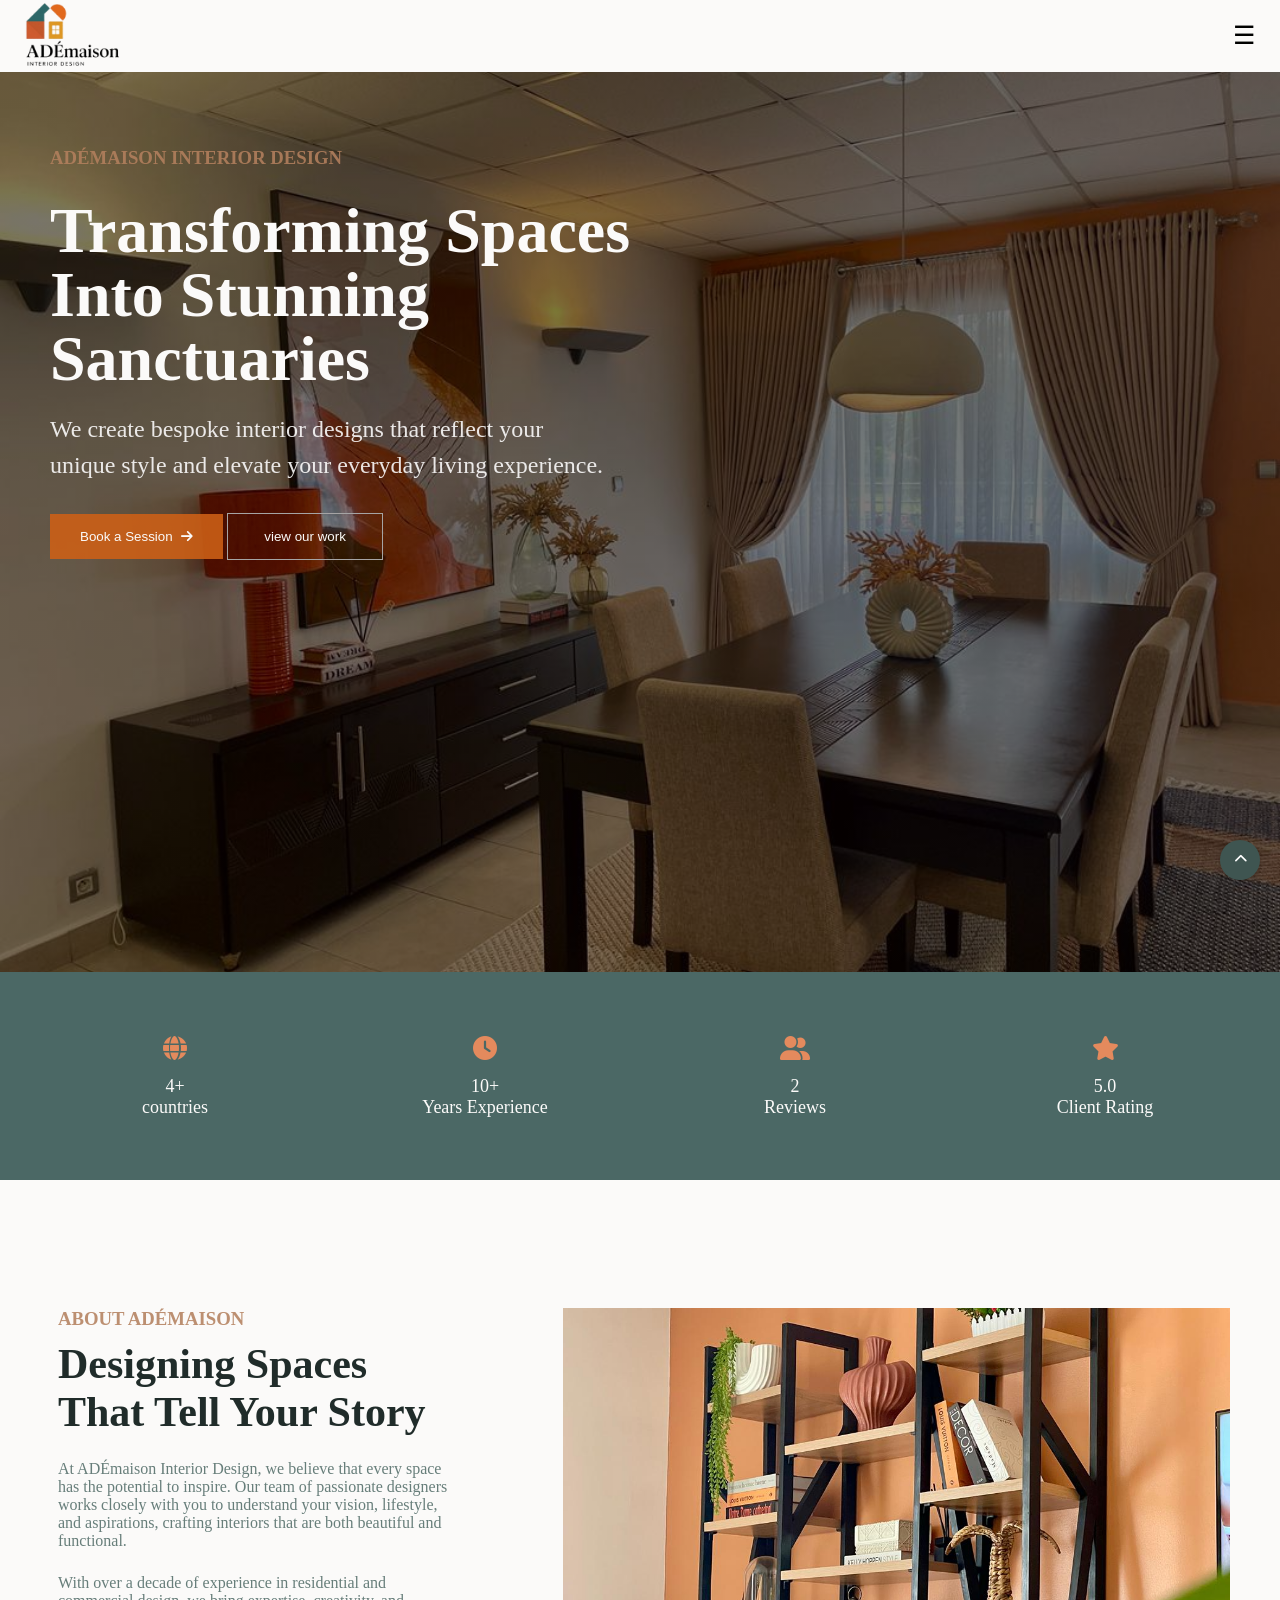
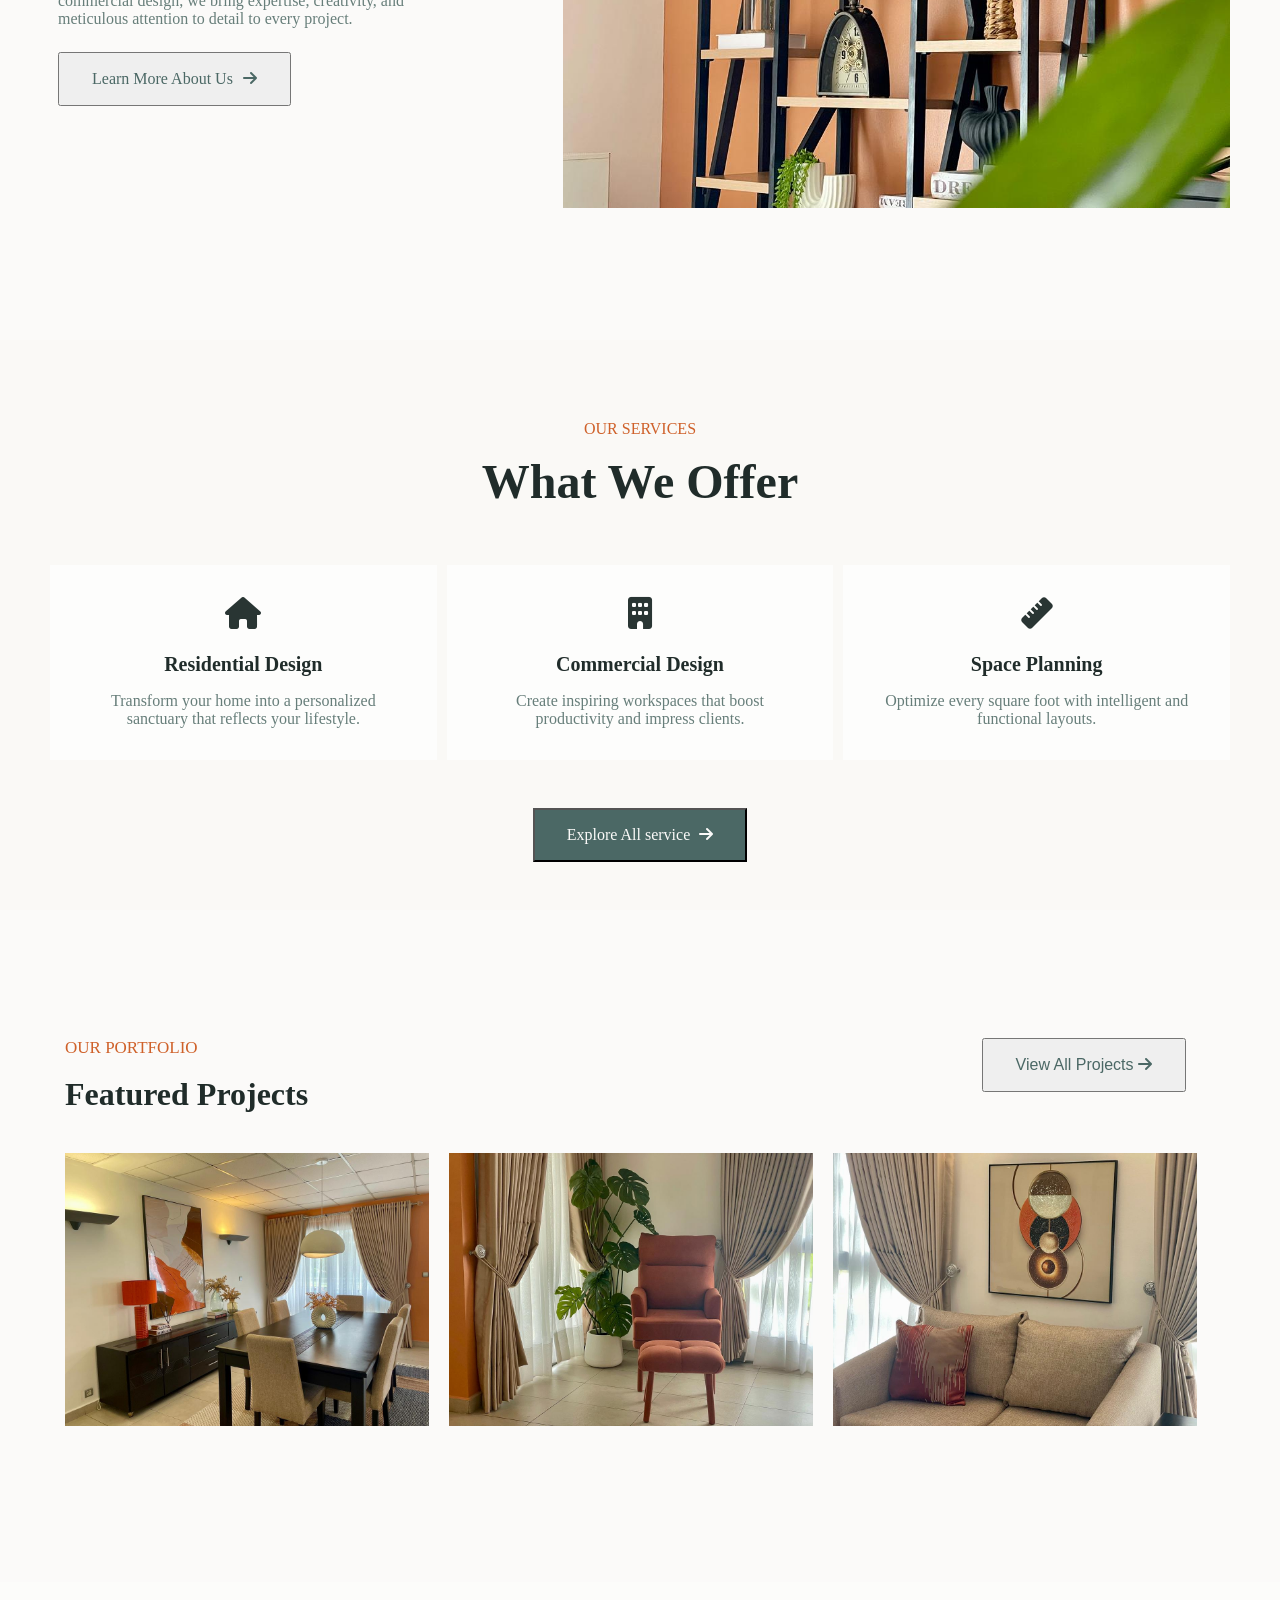
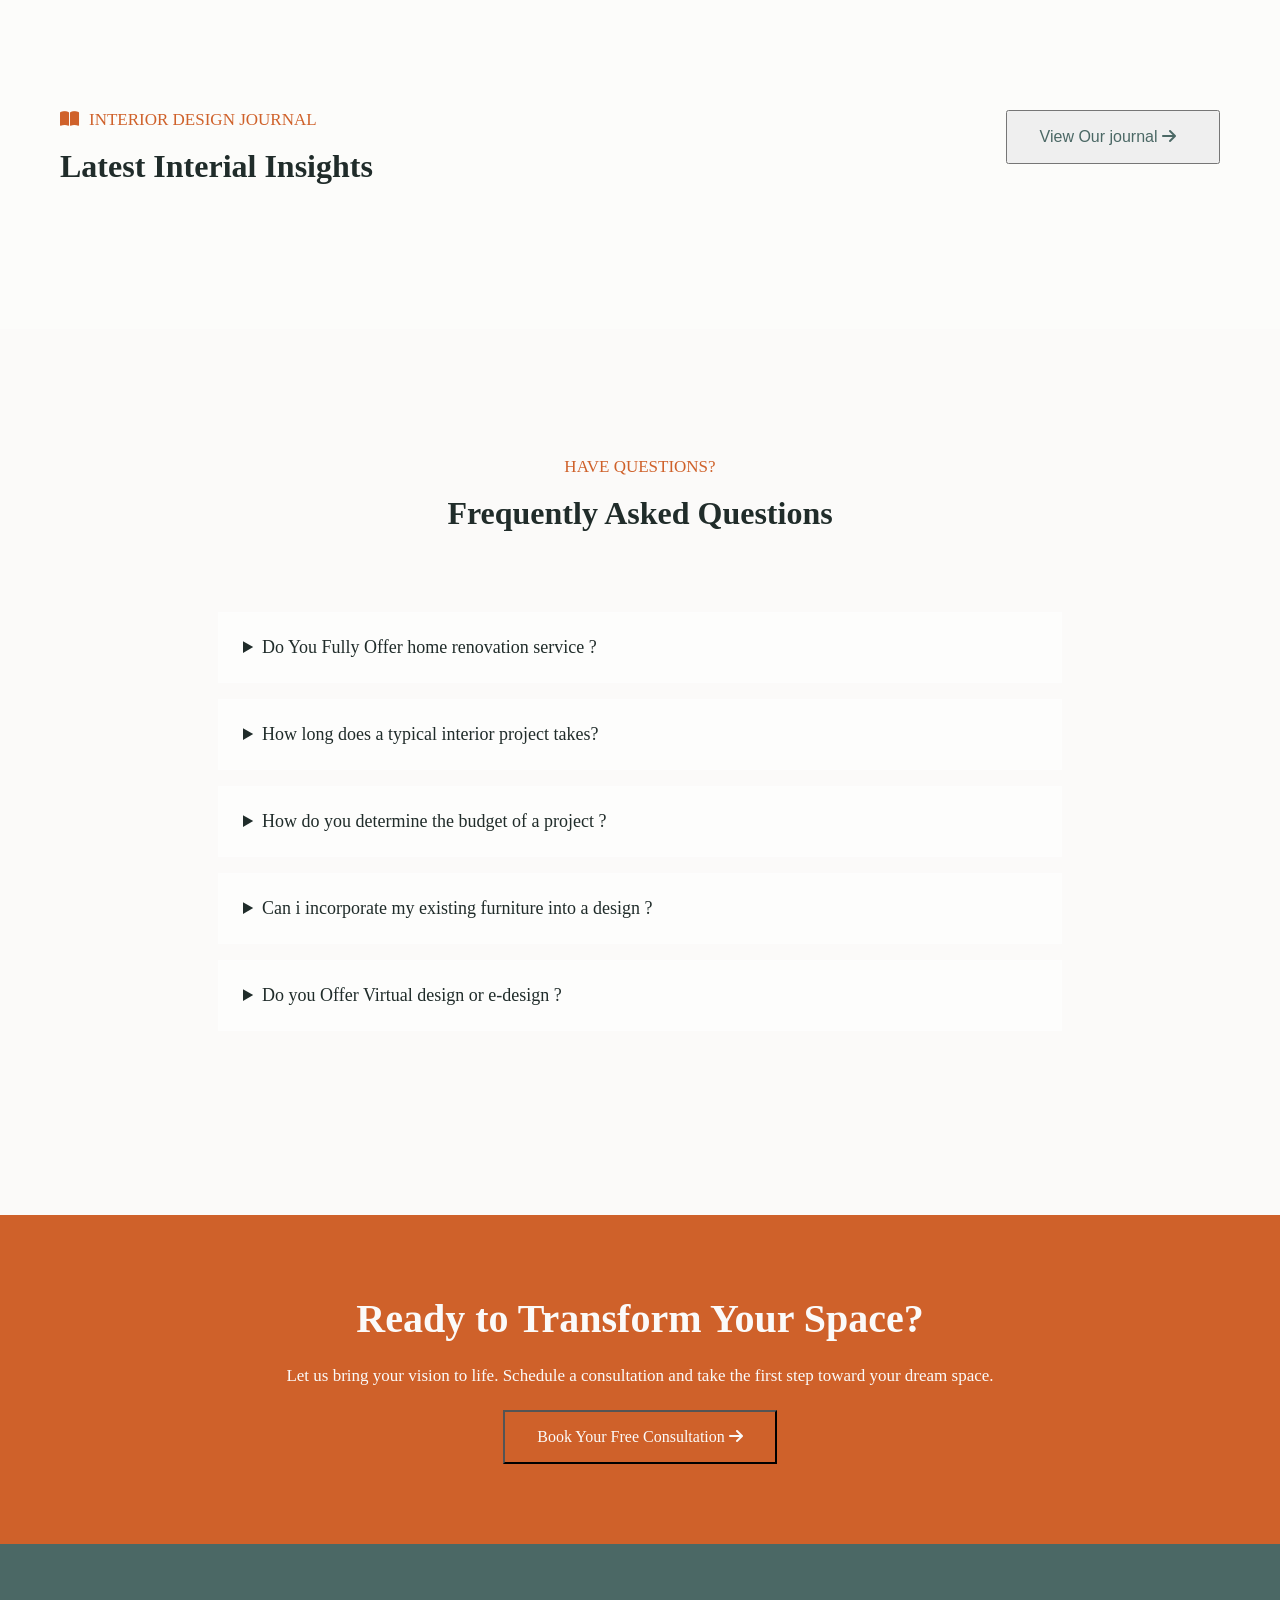
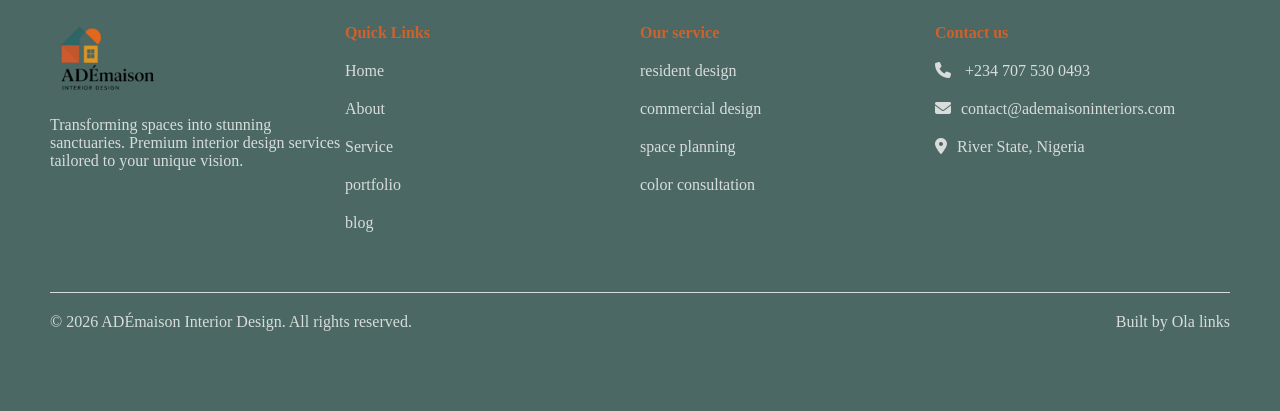
<file: index.html>
<!DOCTYPE html>
<html lang="en">
<head>
    <meta charset="UTF-8">
    <meta name="viewport" content="width=device-width, initial-scale=1.0">
    <title>ADÉmaison interior design</title>
     <link rel="stylesheet"
href="https://cdnjs.cloudflare.com/ajax/libs/font-awesome/6.5.2/css/all.min.css">
    <link rel="stylesheet" href="style.css">
    
</head>
<body>

    <header>

<div class="header-logo">
    
    <a href="index.html"><img src="images/logo-interior.png" alt=">ADÉmaison logo" width="100px"></a>
</div>

<nav  >
    <ul class="header-links">
    <li>
        <a href="index.html">Home</a></li>
    <li><a href="about.html">About</a></li>
    <li><a href="service.html">Service</a></li>
    <li><a href="portfolio.html">Portfolio</a></li>
    <li><a href="hire.html">Why hire use </a></li>
    <li> <a href="testimonial.html">Testimonial</a></li>
    <li>  <a href="blog.html">Blog</a>   </li>
   <a href="contact.html"><button class=" mobile-booking_btn">
        Book a session
    </button></a>  
    
    </ul>
   
</nav>


<div class="contact">
    <a href="contact.html"> <i class="fa-solid fa-phone"></i>+234 707 530 0493</a>
   
      </div>
   
    <a href="contact.html"><button class="booking_btn">
        Book a session
    </button></a>
    <button class="hamburger" onclick="showNav()">
    ☰
</button>
  

    </header>
     
<main>

    <section class="hero">
   
        <h3>ADÉMAISON INTERIOR DESIGN</h3>
    <h1> <span class="h1-text"> Transforming Spaces </span> <span class="h1-text"> Into Stunning </span> Sanctuaries</h1>
    <p> <span class="p-text" > We create bespoke interior designs that reflect your</span> unique style
         and elevate your everyday living experience.</p>

        <a href="contact.html"> <button class="btn_session"> Book a Session <i class="fa-solid fa-arrow-right"></i></button></a>
         
        
         <a href="portfolio.html"><button class="btn_work"> view our work </button></a>

    </section>

    <section class="containers">

        <div class="div_text">

             <div class="country-container">
            <div><i class="fa-solid fa-globe"></i></div>
             <div> 4+</div>
            <div>countries</div>

        </div>

        <div class="country-container">
            <div ><i class="fa-solid fa-clock"></i></div>
             <div> 10+</div>
            <div>Years Experience</div>

        </div>

         <div class="country-container" >
            
                <div><i class="fa-solid fa-user-group"></i></div>
             <div> 2</div>
            <div>Reviews</div>

        </div>
         <div class="country-container">
            <div> <i class="fa-solid fa-star"></i></div>
             <div> 5.0</div>
            <div>Client Rating</div>

        </div>

        </div>
       

    </section>

    <section class="bg-information">

        <div class="informaton">

        <h3>ABOUT ADÉMAISON</h3>
        <h2>Designing Spaces That Tell Your Story</h2>

        <p class="vision">At ADÉmaison Interior Design, we believe that every space has the potential to inspire. Our team of passionate designers works
             closely with you to understand 
             your vision, lifestyle, and aspirations, crafting interiors that are both beautiful and functional.
        </p>
        <p class="remark">With over a decade of experience in residential and commercial design, we bring expertise, creativity, and meticulous 
            attention to detail to every project.</p>

        <a href="about.html"><button id="info_button">
            Learn More About Us<i class="fa-solid fa-arrow-right"></i>
        </button></a>
        </div>

        <div class="shelve-image" >
            <img src="images/industrial-shelving-TXiAMAui.jpg" alt="industrial-shelving"height="500px">
        </div>
        
    </section>

     <div class="service_title">
            <p> OUR SERVICES</p>
            <h2> What We Offer</h2>
        </div>


    <section class="service_section">

        <div class="service-card">
            <div><i class="fa-solid fa-house"></i></div>
             <h3>Residential Design</h3>
        <p>Transform your home into a personalized
             sanctuary that reflects your lifestyle.</p>
        </div>

       <div class="service-card">
        <div><i class="fa-solid fa-building"></i>   </div>
        <h3>Commercial Design</h3>
        <p>Create inspiring workspaces that boost productivity and impress clients.</p>
       </div>

       <div class="service-card">
        <div><i class="fa-solid fa-ruler"></i></div>
        <h3>Space Planning</h3>
        <p>Optimize every square foot with intelligent and functional layouts.</p>
       </div>
       

    </section>

    <div class="service-section-button">
        
       <a href="service.html"> <button class=" service-button">
        
        Explore All  service <i class="fa-solid fa-arrow-right"></i> </button></a> 

       </div>

       <section class="project_section">
        
        <div class="project-heading">

        <div>

         <p>OUR PORTFOLIO</p>
        <h2>Featured Projects</h2>
     </div>
      <div>
  <a href="portfolio.html"><button class="btn-outliner">View All Projects <i class="fa-solid fa-arrow-right"></i> </button></a>   

      </div>

        </div>

        <div class="project-outlines">
            <div class="project-one"> <a href="#"><img src="images/dining-room-full-C6wMy_7k.jpg" alt=" dining-room-image" ></a> </div>
            <div class="project-two"> <a href="#"><img src="images/accent-chair-OcTKRyc0.jpg" alt="accent-chair"></a></div>
            <div class="project-three"> <a href="#"><img src="images/wall-art-setup-DURCPBtk.jpg" alt="wall-art-setup"></a></div>


        </div>


       </section>

       <section class="interior-journal">
        
        <div>

         <p><i class="fa-solid fa-book-open"></i>INTERIOR DESIGN JOURNAL</p>
        <h2>Latest Interial Insights</h2>
     </div>

      <div>
     <a href="portfolio.html"><button class="btn-journal">View Our journal <i class="fa-solid fa-arrow-right"></i> </button></a>

      </div>

       </section>

       <section class="QA-section">
        <p>HAVE QUESTIONS?</p>
        <h2>Frequently Asked Questions</h2>

        <div class="QA-div">
            
        <details>
            <summary>
                Do You Fully Offer home renovation service ?
            </summary>
            <p>
                Yes, ADÉmaison provides complete home renovation services.
                 We handle everything from the initial design concept to space planning, material selection, and project management to ensure a seamless transformation.
            </p>
        </details>
        <details>
            <summary>
                How long does a typical interior project takes?
            </summary>
            <p>The timeline depends on the scope of the project.
                 A single-room makeover might take 4-6 weeks, while a full commercial or residential project can take several months. We'll provide a clear timeline during our initial consultation.</p>
        </details>
        <details>
            <summary>How do you determine the budget of a project ?</summary>
            <p>During our initial strategy session, we discuss your goals and financial comfort zone. 
                We then tailor our design recommendations, from furniture selection to material sourcing to align precisely with your established budget without compromising on quality.</p>
        </details>
        
        <details>
        <summary> Can i incorporate my existing furniture into a design ?</summary>
        <p>Absolutely! Integrating your beloved existing pieces is an essential part of making a house feel like your home. 
            We carefully assess what you have and skillfully blend them into the new overall aesthetic.</p>
        </details>

        <details>
            <summary>Do you Offer Virtual design or e-design ? </summary>
            <p>Yes, we offer comprehensive e-design services, we have softwares we use to give you a pictorial view of what your space will look like in 3D, 
                before we actually get started.</p>
        </details>
        </div> 


       </section>
        <!-- Scroll to top button -->
  <button class="scroll-top" onclick="window.scrollTo({top: 0, behavior: 'smooth'})">
    <i class="fa-solid fa-chevron-up"></i>
  </button>

         <section class="consultation-section">

            <div class="consult-container">
             <h2>Ready to Transform Your Space?</h2>
       <p>Let us bring your vision to life.
         Schedule a consultation and take the first step toward your dream space.</p>
         <a href="contact.html"> <button class="btn-consultation">Book Your Free Consultation  <i class="fa-solid fa-arrow-right"></i></button></a>

        </div>
       </section>

       <footer>

        <div class="footer-class">

        <div class="img-container">

       <img src="images/logo-interior.png" alt=">ADÉmaison logo" width="100px"></img>
       <P>Transforming spaces into stunning sanctuaries. 
        Premium interior design services tailored to your unique vision.</P>
       </div>
    
        <div>
            <h4>Quick Links</h4>
            <ul>
                <li> <a href="index.html">Home</a></li>
                <li>  <a href="about.html">About</a></li>
                <li> <a href="service.html">Service</a></li>
                <li> <a href="portfolio.html">portfolio</a></li>
                <li> <a href="blog.html">blog</a></li>
            </ul>
            </div>

             <div>
                 <h4>Our service</h4>
            <ul>
                  <li><a href="service.html">resident design</a></li>  
                  <li><a href="service.html">commercial design</a></li>
                  <li> <a href="service.html">space planning</a></li>
                <li> <a href="service.html">color consultation</a></li>

            </ul>

        </div>
        

        <div class="footer-contact">
             <h4>Contact us</h4>
            <ul>
              <li> 
                    
                    <i class="fa-solid fa-phone"></i> +234 707 530 0493
                </a> 
            </li>
             <li> <i class="fa-solid fa-envelope"></i>contact@ademaisoninteriors.com</i></a></li>
            
            <li><i class="fa-solid fa-location-dot"></i>River State, Nigeria</li> 
            </ul>
        </div>
        </div>
        
        
        <div class="reserved-container">
          <div>© 2026 ADÉmaison Interior Design. All rights reserved.</div>  
          <div class="dev"><a href="https://github.com/repos" target="_blank">Built by Ola links</a></div>
        </div>

        
       </footer>    


    
    
</main>

   <script src="script.js"></script>   
</body>
</html>
</file>
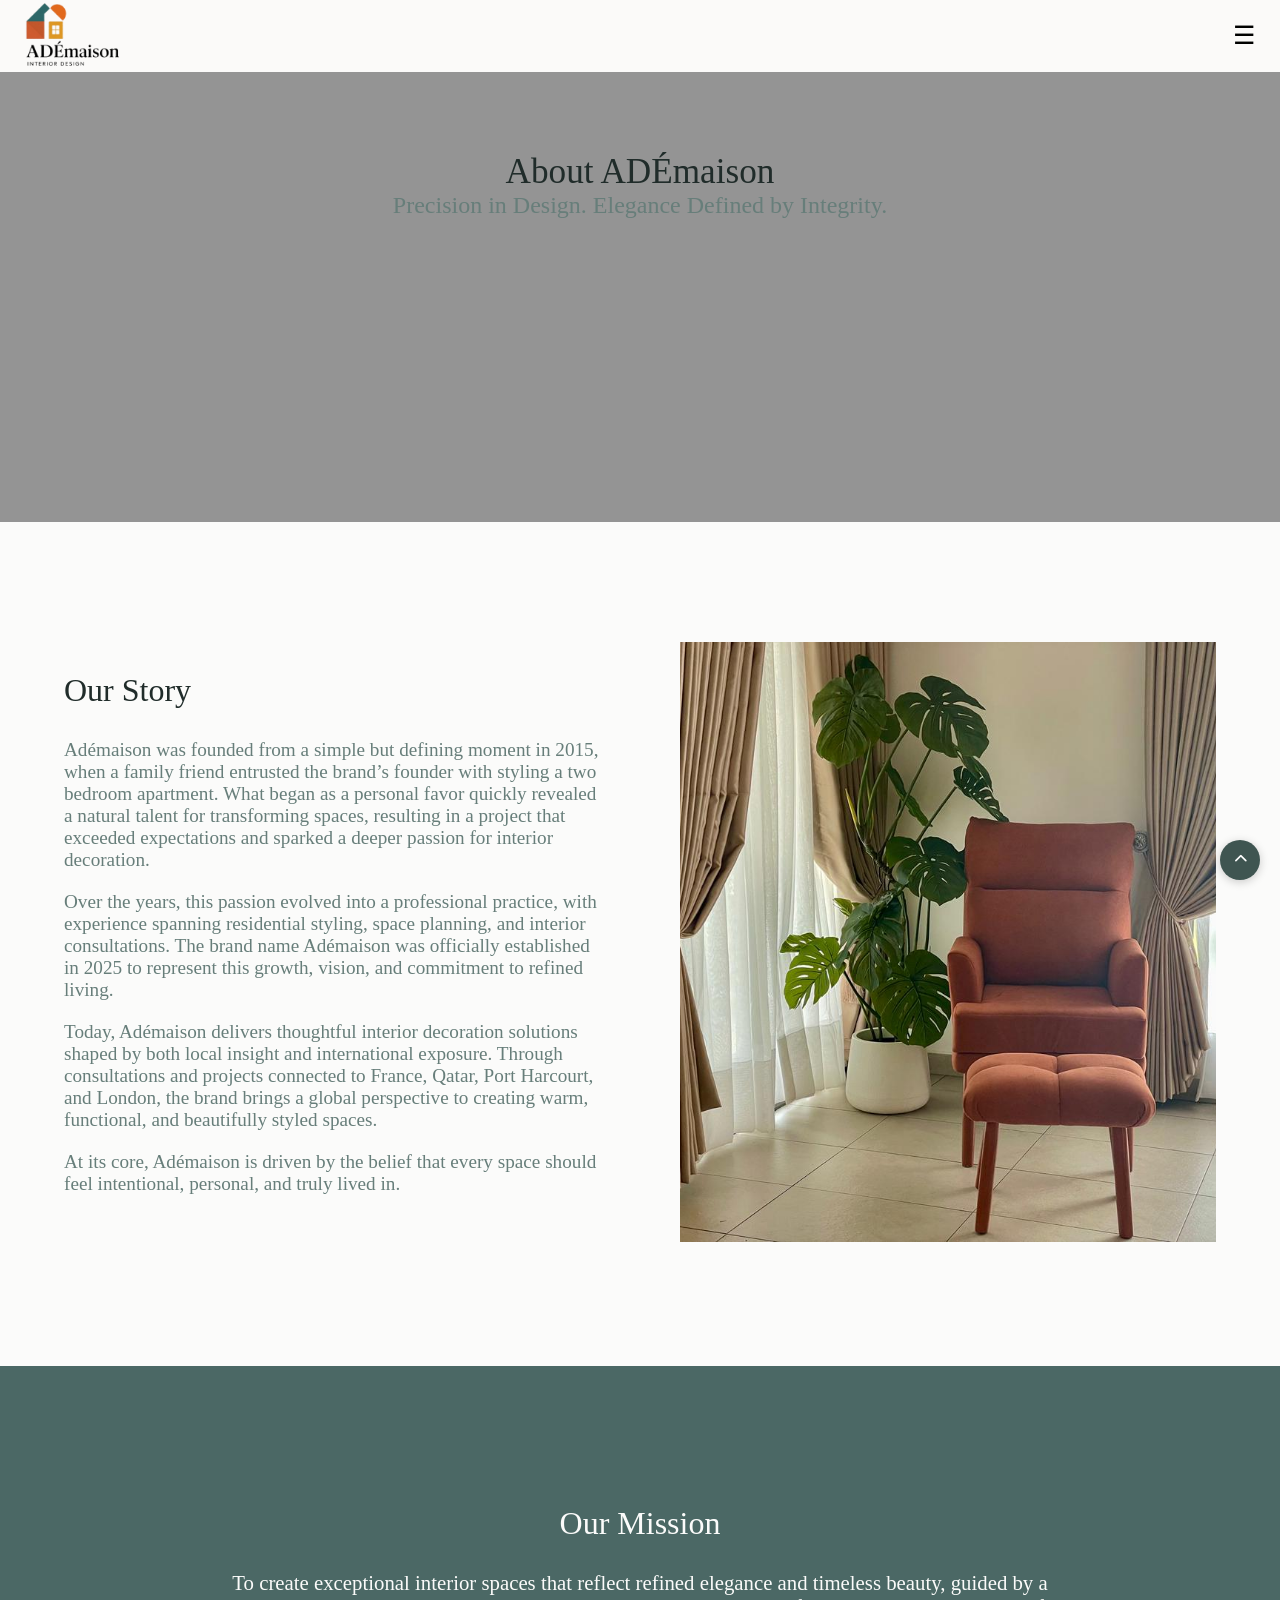
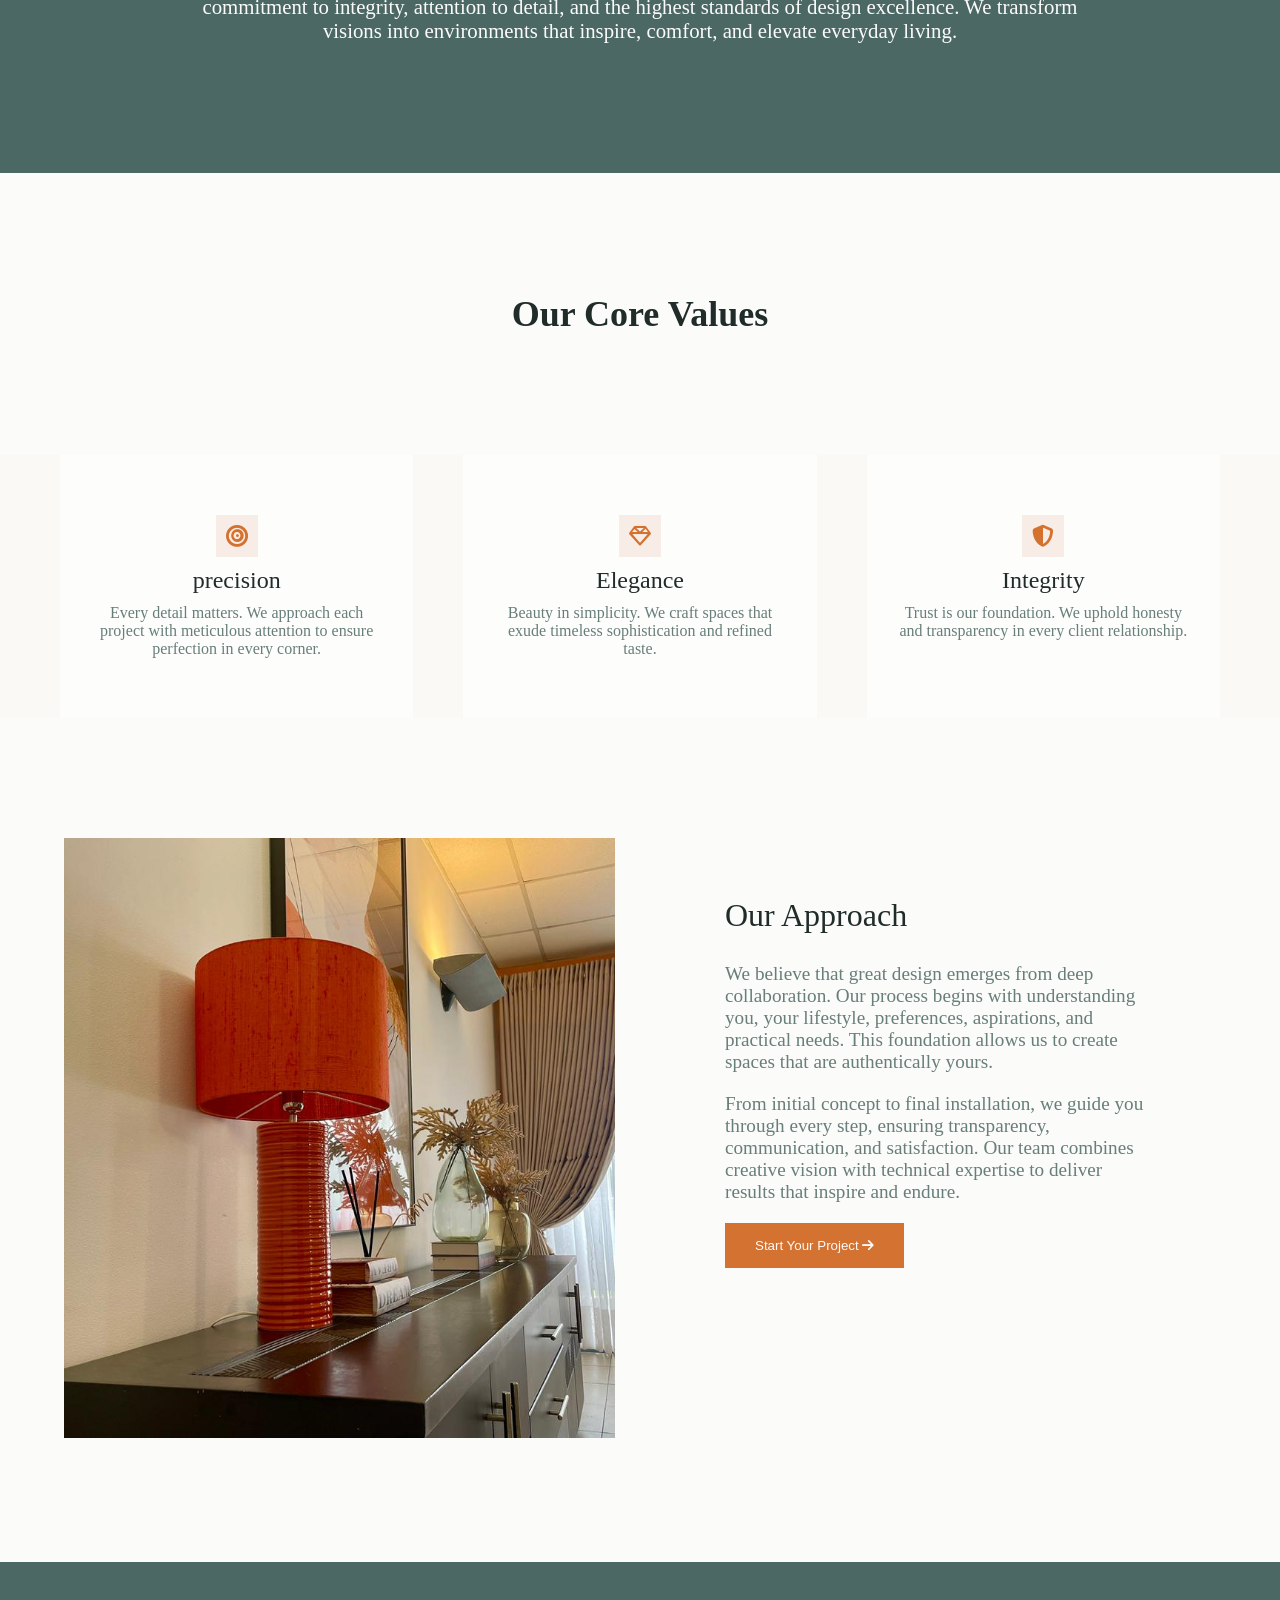
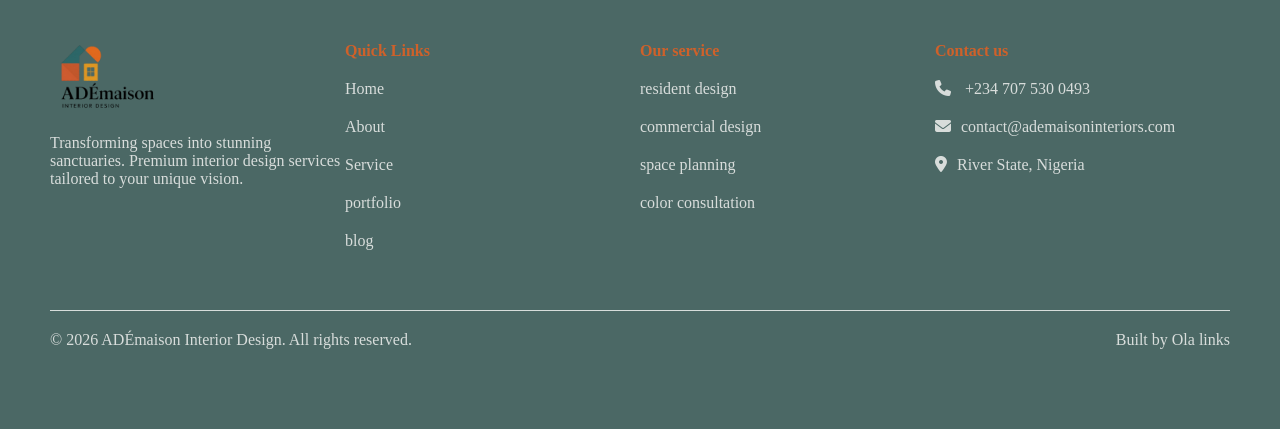
<file: about.html>
<!DOCTYPE html>
<html lang="en">
<head>
    <meta charset="UTF-8">
    <meta name="viewport" content="width=device-width, initial-scale=1.0">
    <title>About | ADÉmaison interior design</title>
     <link rel="stylesheet"
href="https://cdnjs.cloudflare.com/ajax/libs/font-awesome/6.5.2/css/all.min.css">
    <link rel="stylesheet" href="style.css">
    
    
</head>
<body>

    <header>

<div class="header-logo">
    
   <a href="index.html"> <img src="images/logo-interior.png" alt=">ADÉmaison logo" width="100px"></a>
</div>

<nav  >
    <ul class="header-links">
    <li><a href="index.html">Home</a></li>
    <li><a href="about.html">About</a></li>
    <li><a href="service.html">Service</a></li>
    <li><a href="portfolio.html">Portfolio</a></li>
    <li><a href="hire.html">Why hire use </a></li>
    <li> <a href="testimonial.html">Testimonial</a></li>
    <li>  <a href="blog.html">Blog</a>   </li>
   <a href="contact.html"><button class=" mobile-booking_btn">
        Book a session
    </button></a>  
    
    </ul>
   
</nav>


<div class="contact">
    <a href="#"> <i class="fa-solid fa-phone"></i>+234 707 530 0493</a>
   
      </div>
   
    <a href="contact.html"><button class="booking_btn">
        Book a session
    </button></a>
    <button class="hamburger" onclick="showNav()">
    ☰
</button>
  

    </header>
    <main>
     

    <section class="about-section">

            <h2>              
                About ADÉmaison
           </h2>

            <p>
             Precision in Design. Elegance Defined by Integrity.
            </p>


    </section>


    <section class="our-story">
        

        <div class="about-text">


            <h2>
                Our Story
            </h2>

     
               <p>
             Adémaison was founded from a simple but defining moment in 2015, when a family friend entrusted 
             the brand’s founder with styling a two bedroom apartment. What began as a personal favor quickly
              revealed a natural talent for transforming spaces, resulting in a project that exceeded expectations
               and sparked a deeper passion for interior decoration.
            </p>

            <p>
               Over the years, this passion evolved into a professional practice,
                with experience spanning residential styling, space planning, and 
                interior consultations. The brand name Adémaison was officially
                 established in 2025 to represent this growth, vision, 
                 and commitment to refined living.
            </p>
             <p>
                Today, Adémaison delivers thoughtful interior decoration
                 solutions shaped by both local insight and 
                 international exposure. Through consultations and projects
                  connected to France, Qatar, Port Harcourt, and London,
                   the brand brings a global perspective to creating warm, 
                   functional, and beautifully styled spaces. 
                </p>
                <p>At its core, Adémaison is driven by the belief that every space
                     should feel intentional, personal, and truly lived in.</p>

        </div>

        <div class="about-image">

        <a href="#"><img src="images/accent-chair-OcTKRyc0.jpg" alt="accent-chair"></a>

        </div>


    </section>


    <!-- OUR mission -->
     <section class="mission">


            <h2>
                Our Mission
            </h2>
            

            <p >
                To create exceptional interior spaces that reflect refined elegance
                 and timeless beauty, guided by a commitment to integrity, attention
                  to detail, and the highest standards of design excellence. 
                  We transform visions into environments that inspire, comfort, 
                  and elevate everyday living.
            </p>
        </section>

        <section >
            <div class="values-heading">
                <h2>Our Core Values</h2>
            </div>

            <div class="values-container">
                <div class="value-box">
                    
                <span><i class="fa-solid fa-bullseye"></i></span>

                <h3>
                    precision
                </h3>

                <p>
                   Every detail matters. We approach each project with meticulous
                    attention to ensure perfection in every corner.
                </p>

                </div>
            <div class="value-box">

                <span><i class="fa-regular fa-gem"></i></span>

                <h3>
                    Elegance
                </h3>

                <p>
                 Beauty in simplicity.
                  We craft spaces that exude timeless sophistication and refined taste.
                </p>

            </div>
           <div class="value-box">

                <span><i class="fa-solid fa-shield-halved"></i></span>

                <h3>
                    Integrity
                </h3>

                <p>
                    Trust is our foundation.
                     We uphold honesty and transparency in every client relationship.

                </p>
                
            </div>
             </div>
            

        </section>
        <section class="approach">
            
        <div class="approach-image">

        <a href="#"><img src="images/decor-setup-Ci0VA2gr.jpg" alt="decor-setup"></a>

        </div>

               <!-- Scroll to top button -->
  <button class="scroll-top" onclick="window.scrollTo({top: 0, behavior: 'smooth'})">
    <i class="fa-solid fa-chevron-up"></i>
  </button>

        <div class="about-approach">


            <h2>
                Our Approach
            </h2>

     
              
             <p>
               We believe that great design emerges from deep collaboration.
                Our process begins with understanding you, your lifestyle,
                 preferences, aspirations, and practical needs. This foundation 
                 allows us to create spaces that are authentically yours.
                </p>
                <p>From initial concept to final installation, we guide you 
                    through every step, ensuring transparency, communication,
                     and satisfaction. Our team combines creative vision with 
                     technical expertise to deliver results that inspire and 
                     endure.</p>

                 <button class="approach-btn"><a href="contact.html">Start Your Project</a> <i class="fa-solid fa-arrow-right"></i> </button>


        </div>


    </section>




     <!-- FOOTER -->
               <footer>

        <div class="footer-class">

        <div class="img-container">

       <img src="images/logo-interior.png" alt=" >ADÉmaison logo" width="100px"></img>
       <P>Transforming spaces into stunning sanctuaries. 
        Premium interior design services tailored to your unique vision.</P>
       </div>
    
        <div>
            <h4>Quick Links</h4>
            <ul>
                <li> <a href="index.html">Home</a></li>
                <li>  <a href="about.html">About</a></li>
                <li> <a href="service.html">Service</a></li>
                <li> <a href="portfolio.html">portfolio</a></li>
                <li> <a href="blog.html">blog</a></li>
            </ul>
            </div>

             <div>
                 <h4>Our service</h4>
            <ul>
                  <li><a href="service.html">resident design</a></li>  
                  <li><a href="service.html">commercial design</a></li>
                  <li> <a href="service.html">space planning</a></li>
                <li> <a href="service.html">color consultation</a></li>

            </ul>

        </div>
        

        <div class="footer-contact">
             <h4>Contact us</h4>
            <ul>
              <li> 
                    
                    <i class="fa-solid fa-phone"></i> +234 707 530 0493
                </a> 
            </li>
             <li> <i class="fa-solid fa-envelope"></i>contact@ademaisoninteriors.com</i></a></li>
            
            <li><i class="fa-solid fa-location-dot"></i>River State, Nigeria</li> 
            </ul>
        </div>
        </div>
        
        
        <div class="reserved-container">
          <div>© 2026 ADÉmaison Interior Design. All rights reserved.</div>  
         <div class="dev"><a href="https://github.com/repos" target="_blank">Built by Ola links</a></div>
        </div>

        
       </footer> 
       </main>   
  <script src="script.js"></script>
</body>
</html>
</file>
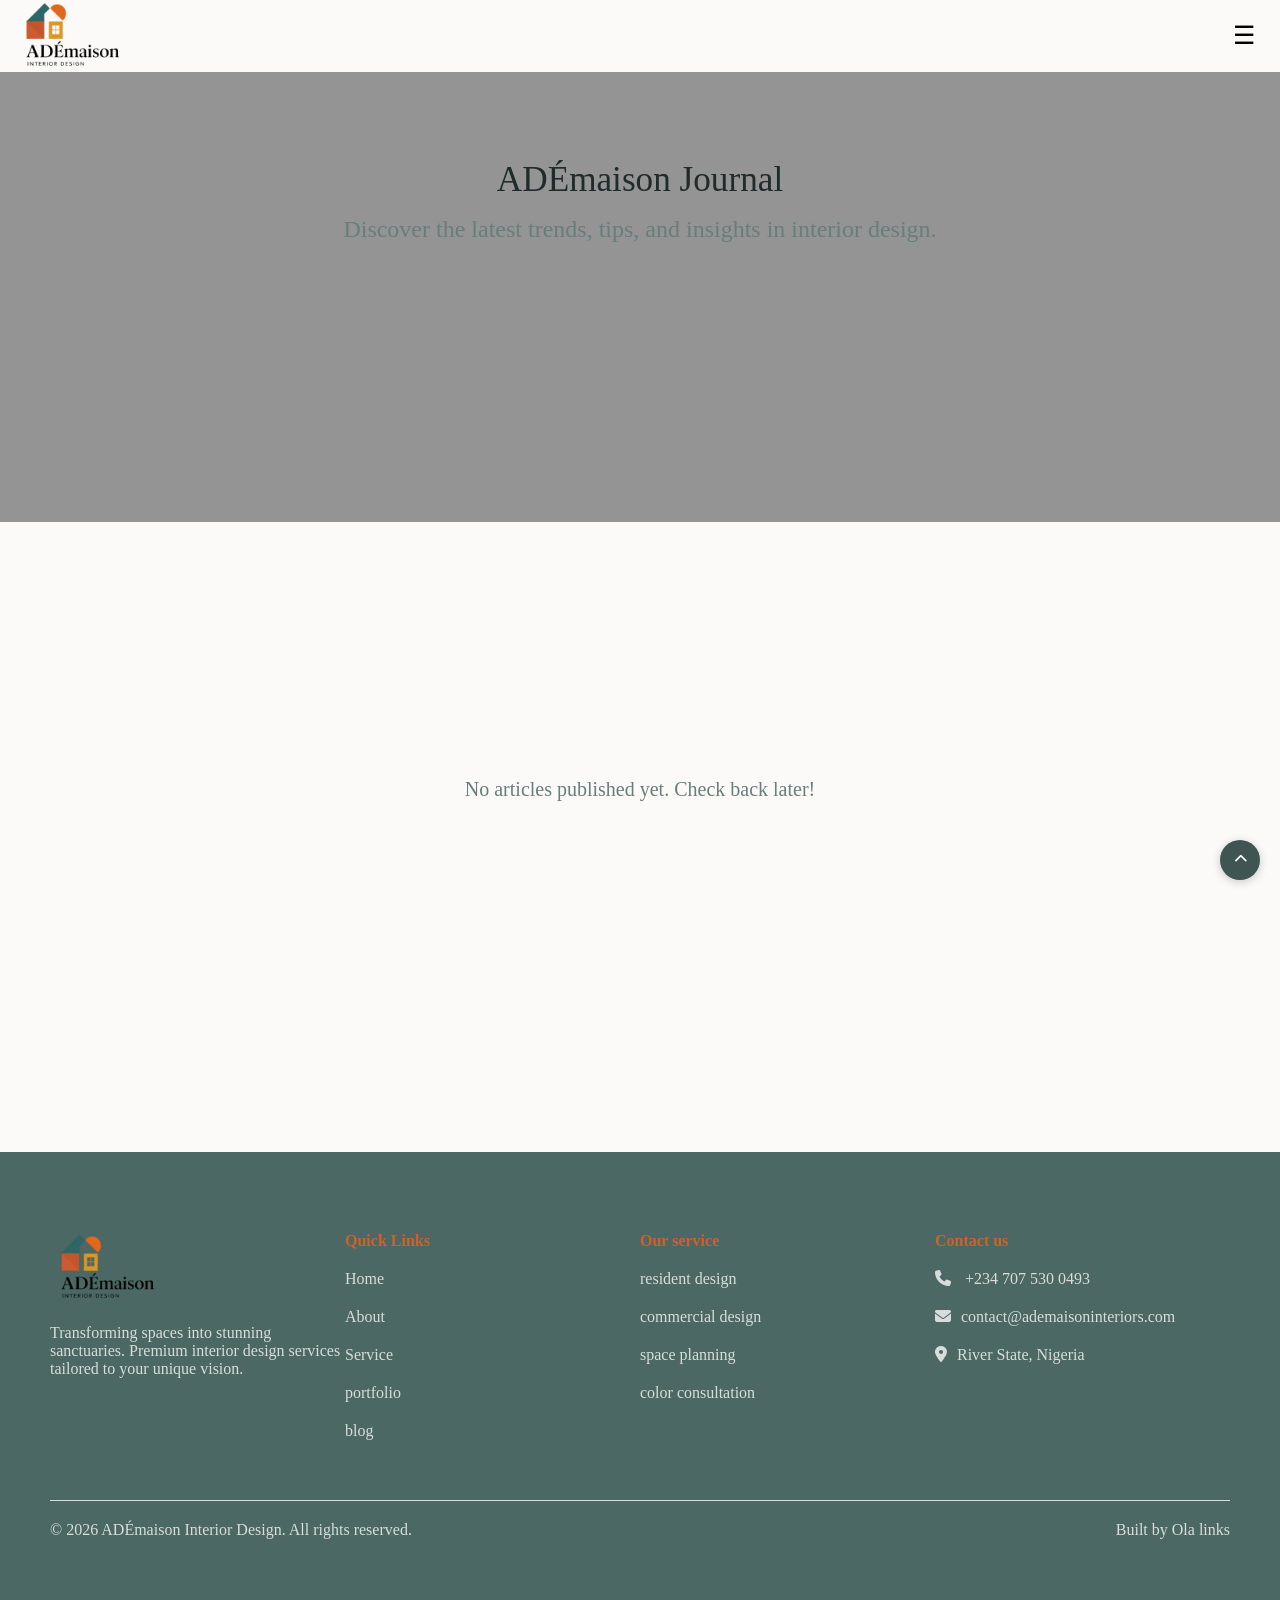
<file: blog.html>
<!DOCTYPE html>
<html lang="en">
<head>
    <meta charset="UTF-8">
    <meta name="viewport" content="width=device-width, initial-scale=1.0">

    <title>Blog | ADÉmaison Interiors</title>
     <link rel="stylesheet"
href="https://cdnjs.cloudflare.com/ajax/libs/font-awesome/6.5.2/css/all.min.css">
    <link rel="stylesheet" href="style.css">
    
    
</head>

<body>

   <header>

<div class="header-logo">
    
   <a href="index.html"> <img src="images/logo-interior.png" alt=" >ADÉmaison logo" width="100px"></a>
</div>

<nav>
    <ul class="header-links">
    <li><a href="index.html">Home</a></li>
    <li><a href="about.html">About</a></li>
    <li><a href="service.html">Service</a></li>
    <li><a href="portfolio.html">Portfolio</a></li>
    <li><a href="hire.html">Why hire use </a></li>
    <li> <a href="testimonial.html">Testimonial</a></li>
    <li>  <a href="blog.html">Blog</a>   </li>
     <a href="contact.html"><button class=" mobile-booking_btn">
        Book a session
    </button></a>
    
    </ul>
   
</nav>


<div class="contact">
    <a href="contact.html"> <i class="fa-solid fa-phone"></i>+234 707 530 0493</a>
   
      </div>
   
  <a href="contact.html">  <button class="booking_btn">
        Book a session
    </button></a>
    <button class="hamburger" onclick="showNav()">
    ☰
</button>
  

    </header>
     
<main>
      <section class="blog">

            <h2>              
              ADÉmaison Journal
           </h2>

            <p>
            Discover the latest trends, tips, and insights in interior design.

            </p>
       <!-- Scroll to top button -->
  <button class="scroll-top" onclick="window.scrollTo({top: 0, behavior: 'smooth'})">
    <i class="fa-solid fa-chevron-up"></i>
  </button>

    </section>
    <article>
        No articles published yet. Check back later!
    </article>


      <footer>

        <div class="footer-class">

        <div class="img-container">

       <img src="images/logo-interior.png" alt=" >ADÉmaison logo" width="100px"></img>
       <P>Transforming spaces into stunning sanctuaries. 
        Premium interior design services tailored to your unique vision.</P>
       </div>
    
        <div>
            <h4>Quick Links</h4>
            <ul>
                <li> <a href="index.html">Home</a></li>
                <li>  <a href="about.html">About</a></li>
                <li> <a href="service.html">Service</a></li>
                <li> <a href="portfolio.html">portfolio</a></li>
                <li> <a href="blog.html">blog</a></li>
            </ul>
            </div>

             <div>
                 <h4>Our service</h4>
            <ul>
                  <li><a href="service.html">resident design</a></li>  
                  <li><a href="service.html">commercial design</a></li>
                  <li> <a href="service.html">space planning</a></li>
                <li> <a href="service.html">color consultation</a></li>

            </ul>

        </div>
        

        <div class="footer-contact">
             <h4>Contact us</h4>
            <ul>
              <li> 
                    
                    <i class="fa-solid fa-phone"></i> +234 707 530 0493
                </a> 
            </li>
             <li> <i class="fa-solid fa-envelope"></i>contact@ademaisoninteriors.com</i></a></li>
            
            <li><i class="fa-solid fa-location-dot"></i>River State, Nigeria</li> 
            </ul>
        </div>
        </div>
        
        
        <div class="reserved-container">
          <div>© 2026 ADÉmaison Interior Design. All rights reserved.</div>  
        <div class="dev"><a href="https://github.com/repos" target="_blank">Built by Ola links</a></div>
        </div>

        
       </footer>    


    
    </main>
      <script src="script.js"></script>
    </body>
    </html>
</file>
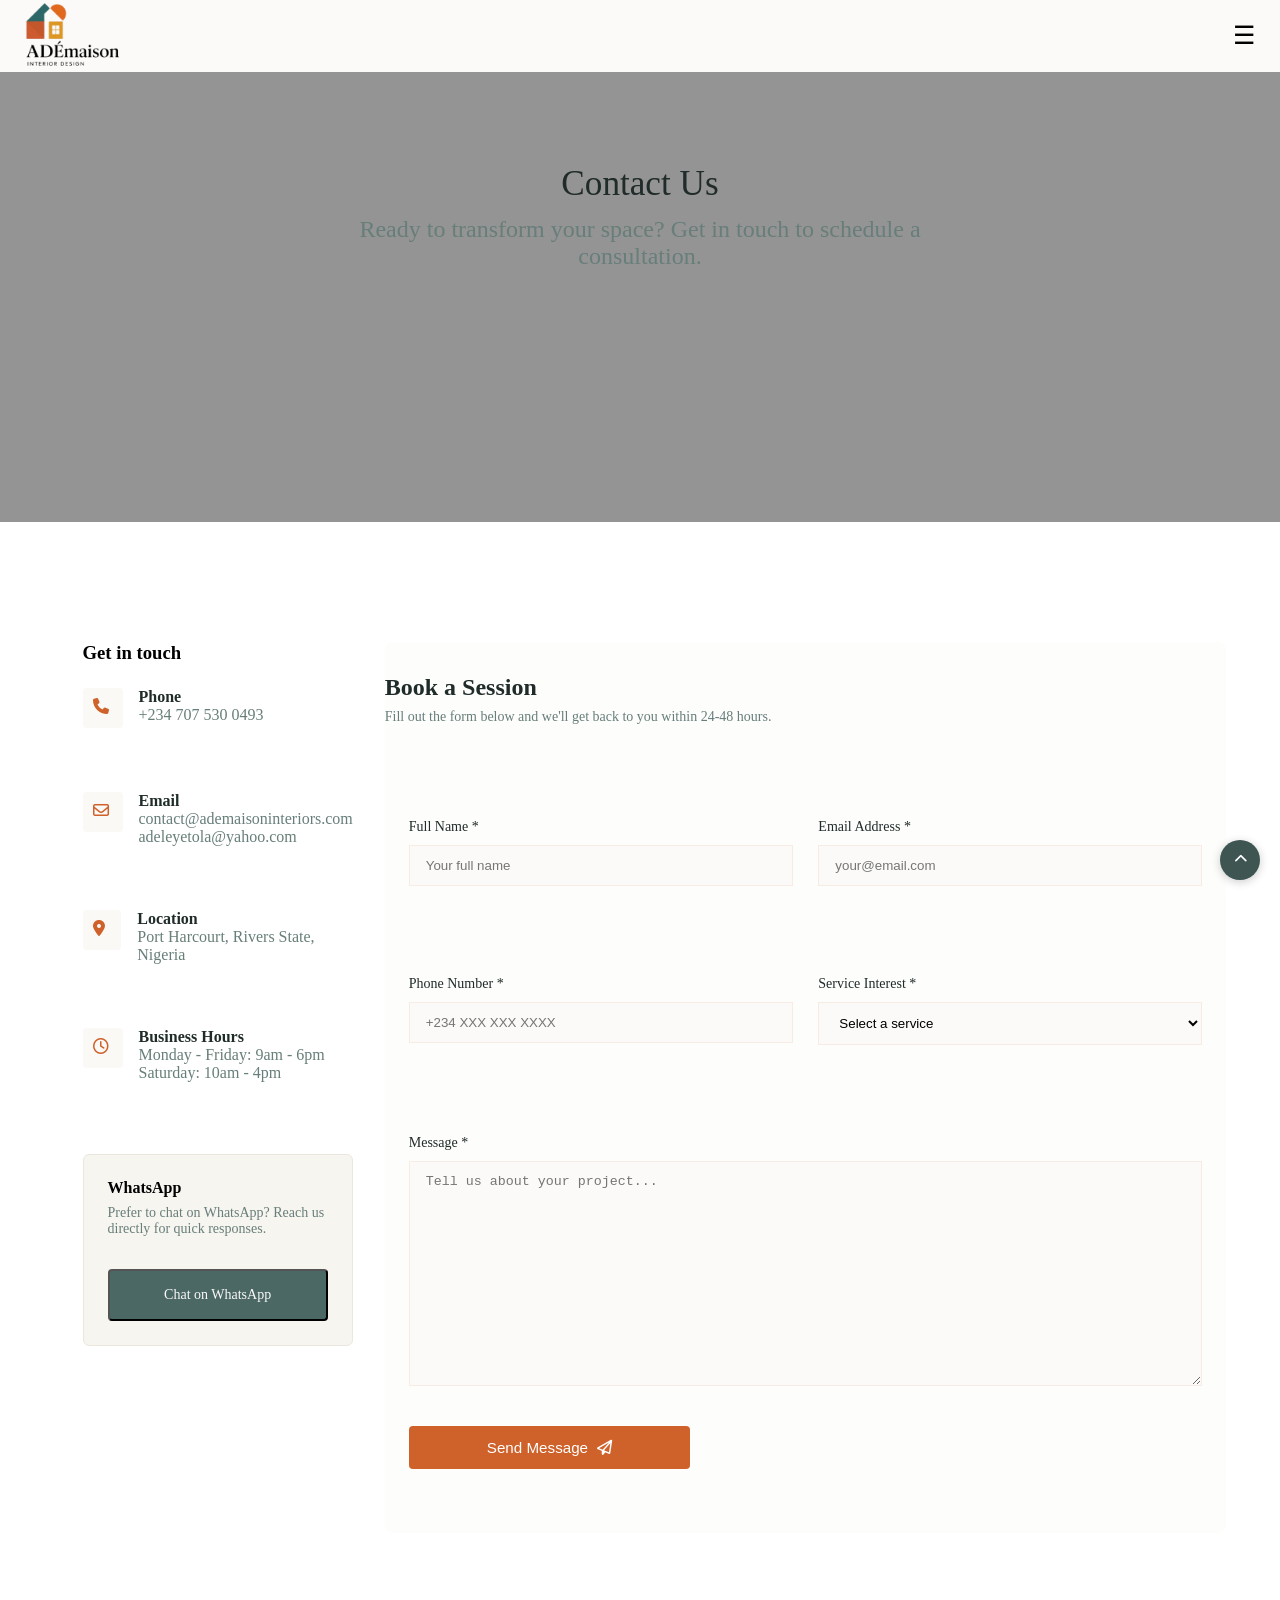
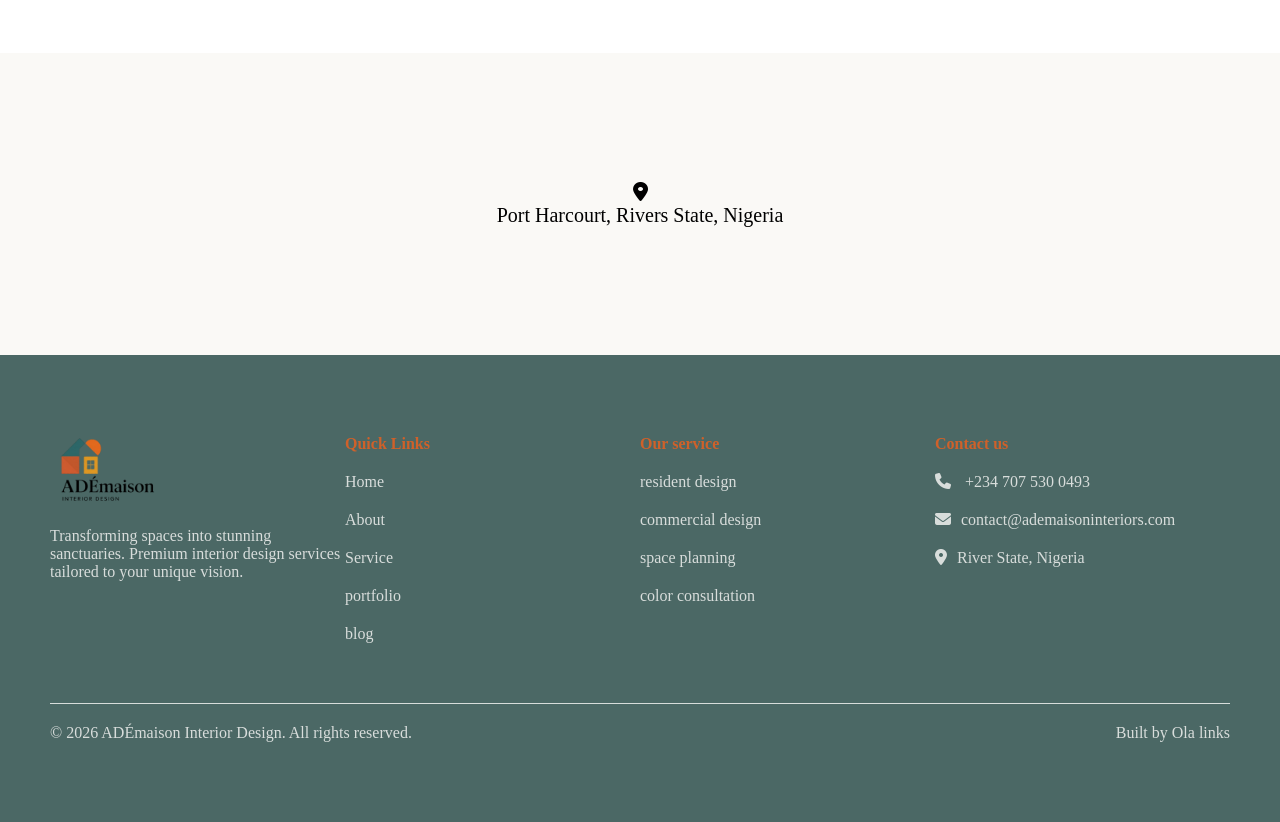
<file: contact.html>
<!DOCTYPE html>
<html lang="en">
<head>
    <meta charset="UTF-8">
    <meta name="viewport" content="width=device-width, initial-scale=1.0">
    <title>contact | ADÉmaison interior design</title>
     <link rel="stylesheet"
href="https://cdnjs.cloudflare.com/ajax/libs/font-awesome/6.5.2/css/all.min.css">
    <link rel="stylesheet" href="style.css">
    <script src="script.js"></script>
    
</head>
<body>

    <header>

<div class="header-logo">
    
    <a href="index.html"><img src="images/logo-interior.png" alt=">ADÉmaison logo" width="100px"></a>
</div>

<nav  >
    <ul class="header-links">
    <li><a href="index.html">Home</a></li>
    <li><a href="about.html">About</a></li>
    <li><a href="service.html">Service</a></li>
    <li><a href="portfolio.html">Portfolio</a></li>
    <li><a href="hire.html">Why hire use </a></li>
    <li> <a href="testimonial.html">Testimonial</a></li>
    <li>  <a href="blog.html">Blog</a>   </li>
    <a href="contact.html"> <button class=" mobile-booking_btn">
        Book a session
    </button></a>
    
    </ul>
   
</nav>


<div class="contact">
    <a href="contact.html"> <i class="fa-solid fa-phone"></i>+234 707 530 0493</a>
   
      </div>
   
       
  <a href="contact.html">  <button class="booking_btn">
        Book a session
    </button></a>
    <button class="hamburger" onclick="showNav()">
    ☰
</button>
  

    </header>

    <section class="contact-page"> 
        <h2>Contact Us</h2>
        <p>Ready to transform your space? Get in touch to schedule a consultation.</p>
    </section>

  <!-- Main Content Area -->
  <main class="container">

    <div class="contact-grid">
      
      <!-- Left Column: Info Cards -->
      <aside class="contact-info">
        <div class="info-list">
             <h3>Get in touch</h3>
          
          <div class="info-item">
            <div class="icon-box"><i class="fa-solid fa-phone"></i></div>
            <div>
              <h4>Phone</h4>
              <p>+234 707 530 0493</p>
            </div>
          </div>

          <div class="info-item">
            <div class="icon-box"><i class="fa-regular fa-envelope"></i></div>
            <div>
              <h4>Email</h4>
              <p>contact@ademaisoninteriors.com</p>
              <p>adeleyetola@yahoo.com</p>
            </div>
          </div>

          <div class="info-item">
           
            <div class="icon-box"><i class="fa-solid fa-location-dot"></i></div>
            <div>
              <h4>Location</h4>
              <p>Port Harcourt, Rivers State, Nigeria</p>
            </div>
          </div>

          <div class="info-item">
            <div class="icon-box"><i class="fa-regular fa-clock"></i></div>
            <div>
              <h4>Business Hours</h4>
              <p>Monday - Friday: 9am - 6pm</p>
              <p>Saturday: 10am - 4pm</p>
            </div>
          </div>

        </div>

        <!-- WhatsApp Card -->
        <div class="whatsapp-card">
          <h3>WhatsApp</h3>
          <p>Prefer to chat on WhatsApp? Reach us directly for quick responses.</p>

        <button class="btn-whatsapp">
         <a href="https://wa.me/2347075300493?text=Hello!%20I%20would%20like%20to%20book%20a%20session." 
   target="_blank"   rel="noopener noreferrer">Chat on WhatsApp</a>
           </button>
        
        </div>
      </aside>

      <!-- Right Column: Booking Form -->
      <section class="booking-form-card" id="book">
        <h2>Book a Session</h2>
        <p class="subtitle">Fill out the form below and we'll get back to you within 24-48 hours.</p>

        <form action="#" method="POST">
          <div class="form-row">
            <div class="form-group">
              <label for="fullname">Full Name <span class="required">*</span></label>
              <input type="text" id="fullname" name="fullname" placeholder="Your full name" required />
            </div>
            
            <div class="form-group">
              <label for="email">Email Address <span class="required">*</span></label>
              <input type="email" id="email" name="email" placeholder="your@email.com" required />
            </div>
          </div>

          <div class="form-row">
            <div class="form-group">
              <label for="phone">Phone Number <span class="required">*</span></label>
              <input type="tel" id="phone" name="phone" placeholder="+234 XXX XXX XXXX" required />
            </div>
            
             <div class="form-group">
              <label for="service">Service Interest <span class="required">*</span></label>
              <select id="service" name="service" required>
                <option value="" disabled selected>Select a service</option>
                <option value="residential">Residential interior Design</option>
                <option value="commercial">Commercial interior Design</option>
                <option value="commercial">space planning</option>
                <option value="consultation"> color consultation</option>
                <option value="commercial">funiture & decor selection</option>
                <option value="commercial">project management</option>
                <option value="commercial">full home renovation </option>
                <option value="commercial">others</option>
              </select>
            </div>
            </div>
             <div class="form-group">
            <label for="message">Message <span class="required">*</span></label>
            <textarea id="message" name="message"  placeholder="Tell us about your project..." required></textarea>
          </div>
         
          

          <button type="submit" class="btn-submit">
            Send Message <i class="fa-regular fa-paper-plane"></i>
          </button>
            
            </form>

            </section>
            </div>
          
          </div>

         
        </form>
      </section>

    </div>
  </main>

  
  <section class="location-container">
    <div> <i class="fa-solid fa-location-dot"></i></div>
    <p>Port Harcourt, Rivers State, Nigeria</p>
   
  </section>
  <!-- Scroll to top button -->
  <button class="scroll-top" onclick="window.scrollTo({top: 0, behavior: 'smooth'})">
    <i class="fa-solid fa-chevron-up"></i>
  </button>

  
       <footer>

        <div class="footer-class">

        <div class="img-container">

       <img src="images/logo-interior.png" alt=">ADÉmaison logo" width="100px"></img>
       <P>Transforming spaces into stunning sanctuaries. 
        Premium interior design services tailored to your unique vision.</P>
       </div>
    
        <div>
            <h4>Quick Links</h4>
            <ul>
                <li> <a href="index.html">Home</a></li>
                <li>  <a href="about.html">About</a></li>
                <li> <a href="service.html">Service</a></li>
                <li> <a href="portfolio.html">portfolio</a></li>
                <li> <a href="blog.html">blog</a></li>
            </ul>
            </div>

             <div>
                 <h4>Our service</h4>
            <ul>
                  <li><a href="service.html">resident design</a></li>  
                  <li><a href="service.html">commercial design</a></li>
                  <li> <a href="service.html">space planning</a></li>
                <li> <a href="service.html">color consultation</a></li>

            </ul>

        </div>
        

        <div class="footer-contact">
             <h4>Contact us</h4>
            <ul>
              <li> 
                    
                    <i class="fa-solid fa-phone"></i> +234 707 530 0493
                </a> 
            </li>
             <li> <i class="fa-solid fa-envelope"></i>contact@ademaisoninteriors.com</i></a></li>
            
            <li><i class="fa-solid fa-location-dot"></i>River State, Nigeria</li> 
            </ul>
        </div>
        </div>
        
        
        <div class="reserved-container">
          <div>© 2026 ADÉmaison Interior Design. All rights reserved.</div>  
          <div class="dev"><a href="https://github.com/repos" target="_blank">Built by Ola links</a></div>
        </div>

        
       </footer>    


<script src="script.js"></script>   
</body>
</html>
</file>
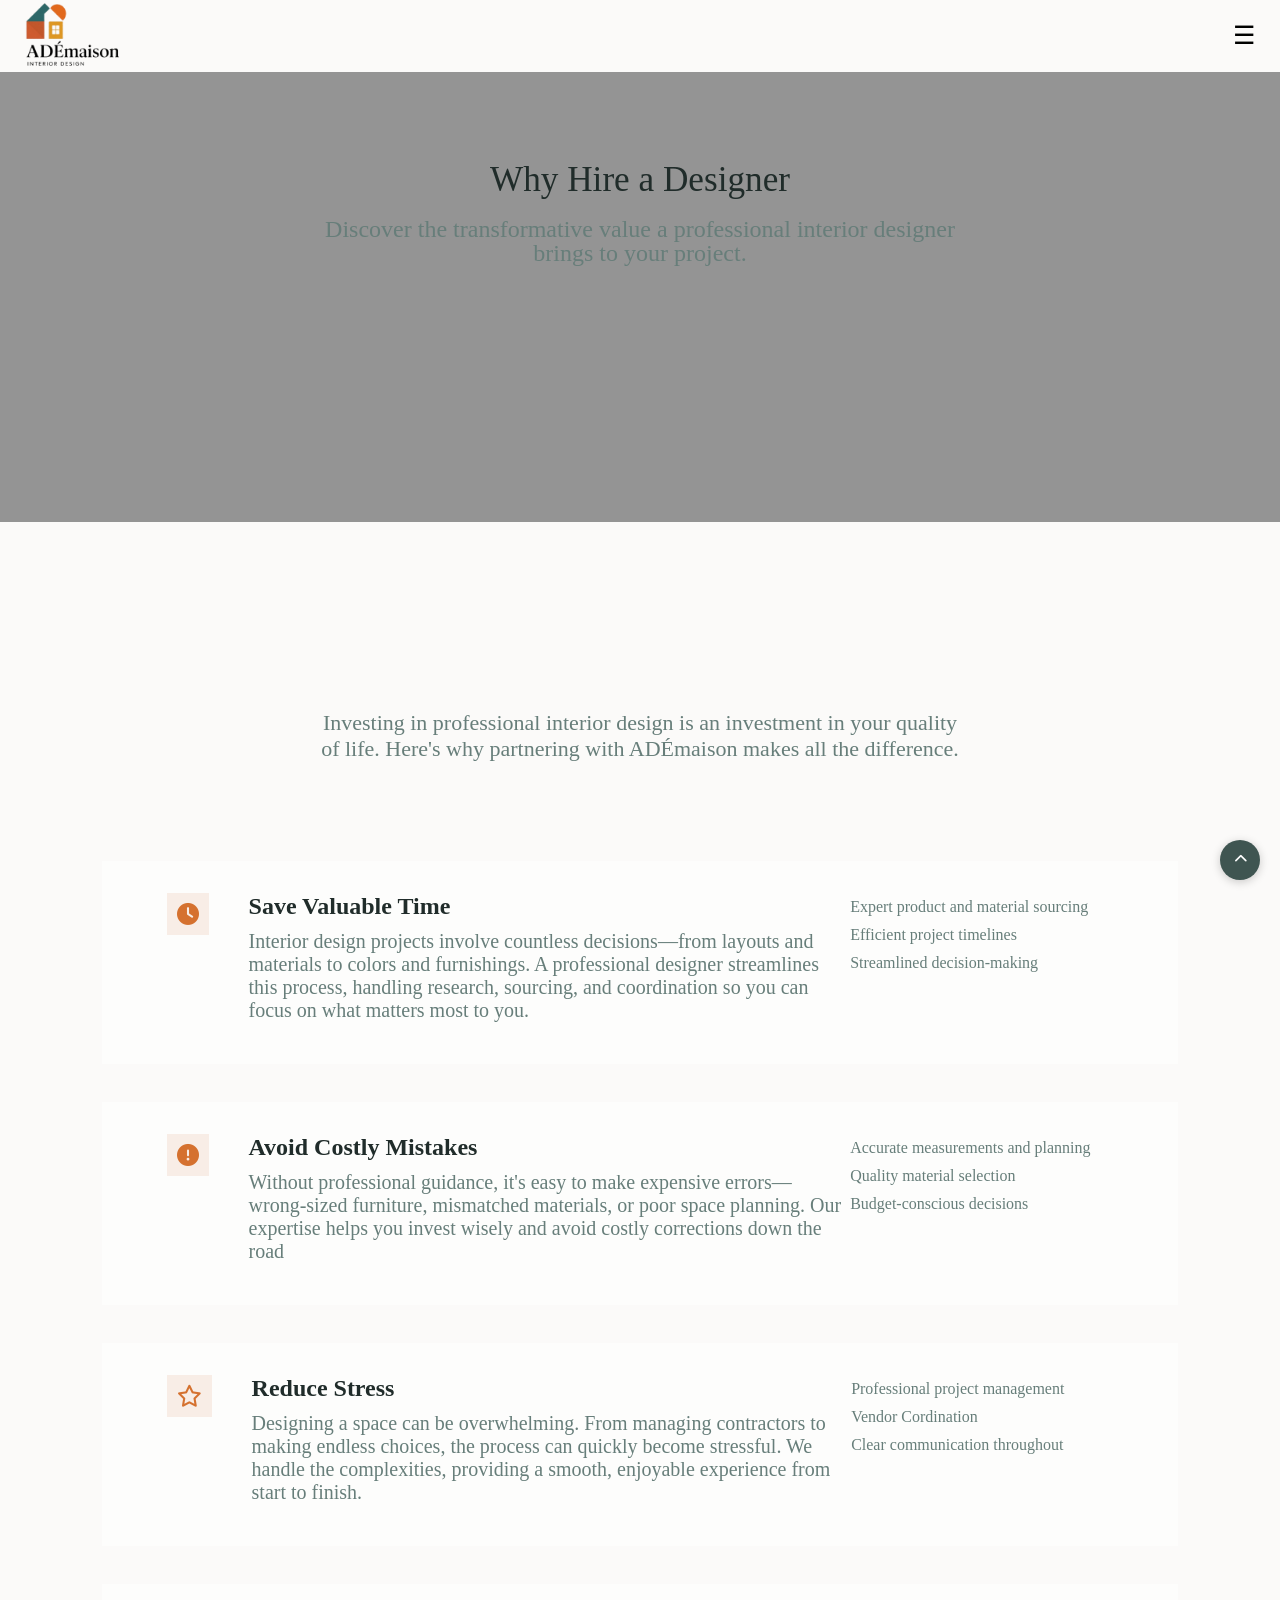
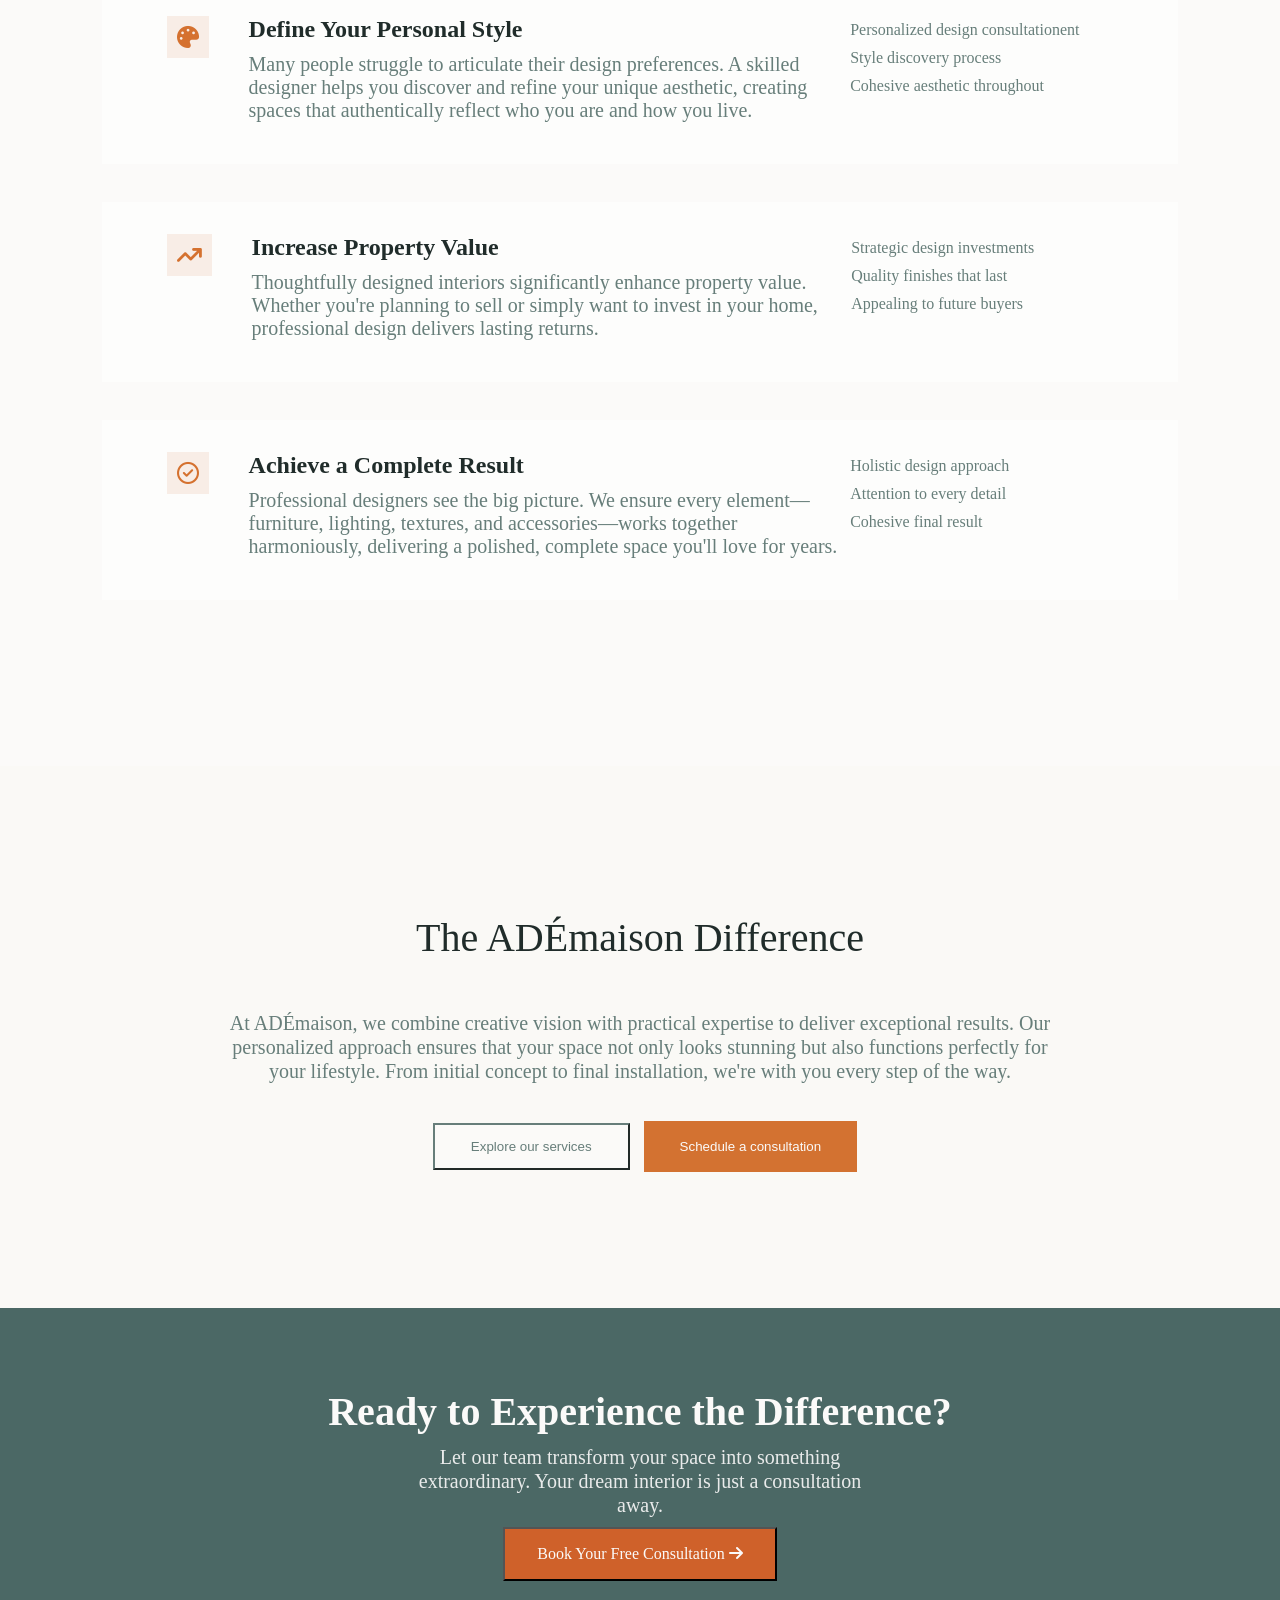
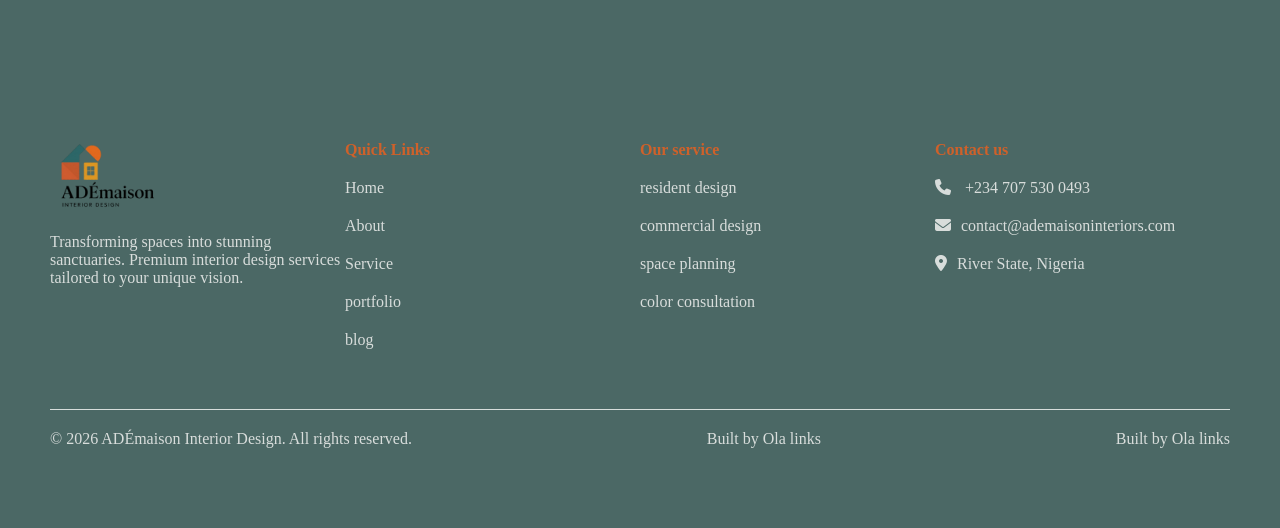
<file: hire.html>
<!DOCTYPE html>
<html lang="en">
<head>
    <meta charset="UTF-8">
    <meta name="viewport" content="width=device-width, initial-scale=1.0">

    <title>hire | ADÉmaison Interiors</title>
     <link rel="stylesheet"
href="https://cdnjs.cloudflare.com/ajax/libs/font-awesome/6.5.2/css/all.min.css">
    <link rel="stylesheet" href="style.css">
  
    
</head>

<body>

   <header>

<div class="header-logo">
    
  <a href="index.html">  <img src="images/logo-interior.png" alt=">ADÉmaison logo" width="100px"></a>
</div>

<nav>
    <ul class="header-links">
    <li><a href="index.html">Home</a></li>
    <li><a href="about.html">About</a></li>
    <li><a href="service.html">Service</a></li>
    <li><a href="portfolio.html">Portfolio</a></li>
    <li><a href="hire.html">Why hire use </a></li>
    <li> <a href="testimonial.html">Testimonial</a></li>
    <li>  <a href="blog.html">Blog</a>   </li>
     <a href="contact.html"><button class=" mobile-booking_btn">
        Book a session
    </button></a>
    
    </ul>
   
</nav>


<div class="contact">
    <a href="contact.html"> <i class="fa-solid fa-phone"></i>+234 707 530 0493</a>
   
      </div>
   
  <a href="contact.html">  <button class="booking_btn">
        Book a session
    </button></a>

    <button class="hamburger" onclick="showNav()">
    ☰
</button>
  

    </header>
    <main>
        
    <section class="hire-container">

            <h2>              
                Why Hire a Designer
           </h2>

            <p>
                Discover the transformative value a professional
                 interior designer brings to your project.
            </p>


    </section>

    <section class="why-hire">
        <p class="hire-text">Investing in professional interior design is an investment in your quality of life. 
            Here's why partnering with ADÉmaison makes all the difference.</p>

            <div class="hire-reason"> 
                <div><i class="fa-solid fa-clock"></i></div>
                <div>
                    <h3>Save Valuable Time</h3>
                    <p>Interior design projects involve countless decisions—from 
                        layouts and materials to colors and furnishings. A professional designer 
                        streamlines this process, handling research, sourcing, and coordination so
                         you can focus on what matters most to you.</p>
                </div>

                <div>

                  <ul class="hire-list">
                    
                   <li>Expert product and material sourcing</li>
                    <li>Efficient project timelines</li>
                    <li>Streamlined decision-making</li>
                    
                    </ul>
                    
                </div>

            </div>

               <div class="hire-reason"> 
                <div><i class="fa-solid fa-circle-exclamation"></i></div>
                <div>
                    <h3>Avoid Costly Mistakes</h3>
                    <p>Without professional guidance, it's easy to make expensive errors—wrong-sized 
                        furniture, mismatched materials, or poor space planning. Our expertise helps 
                        you invest wisely and avoid costly corrections down the road</p>
                </div>

                <div>

                  <ul class="hire-list">
                    
                   <li>Accurate measurements and planning</li>
                    <li>Quality material selection</li>
                    <li>Budget-conscious decisions</li>

                    </ul>
                    
                </div>

            </div>
            <div class="hire-reason"> 
                <div><i class="fa-regular fa-star"></i></div>
                <div>
                    <h3>Reduce Stress</h3>
                    <p>Designing a space can be overwhelming. From managing contractors to making 
                        endless choices, the process can quickly become stressful. We handle the 
                        complexities, providing a smooth, enjoyable experience from start to finish.</p>
                </div>

                <div>

                  <ul class="hire-list">
                    
                   <li>Professional project management</li>
                    <li>Vendor Cordination</li>
                    <li>Clear communication throughout</li>

                    </ul>
                    
                </div>

            </div>

             <div class="hire-reason"> 
                <div><i class="fa-solid fa-palette"></i></div>
                <div>
                    <h3>Define Your Personal Style</h3>
                    <p>Many people struggle to articulate their design preferences. A skilled designer
                         helps you discover and refine your unique aesthetic, creating spaces that 
                         authentically reflect who you are and how you live.</p>
                </div>

                <div>

                  <ul class="hire-list">
                    
                   <li>Personalized design consultationent</li>
                    <li>Style discovery process</li>
                    <li>Cohesive aesthetic throughout</li>

                    </ul>
                    
                </div>

            </div>
            
            
                   <div class="hire-reason"> 
                <div><i class="fa-solid fa-arrow-trend-up"></i></div>
                <div>
                    <h3>Increase Property Value</h3>
                    <p>Thoughtfully designed interiors significantly enhance property value. 
                        Whether you're planning to sell or simply want to invest in your home, 
                        professional design delivers lasting returns.</p>
                </div>

                <div>

                  <ul class="hire-list">
                    
                   <li>Strategic design investments</li>
                    <li>Quality finishes that last</li>
                    <li>Appealing to future buyers</li>

                    </ul>
                    
                </div>
                </div>
                   <div class="hire-reason"> 
                <div><i class="fa-regular fa-circle-check"></i></div>
                <div>
                    <h3>Achieve a Complete Result</h3>
                    <p>Professional designers see the big picture. We ensure every element—furniture, 
                        lighting, textures, and accessories—works together harmoniously, delivering a 
                        polished, complete space you'll love for years.</p>
                </div>

                <div>

                  <ul class="hire-list">
                    
                   <li>Holistic design approach</li>
                    <li>Attention to every detail</li>
                    <li>Cohesive final result </li>

                    </ul>
                    
                </div>
                </div>


    </section>

    <section class="unique-differ">
        <h2>The ADÉmaison Difference</h2>
        <p>At ADÉmaison, we combine creative vision with practical expertise to deliver 
            exceptional results. Our personalized approach ensures that your space not only 
            looks stunning but also functions perfectly for your lifestyle. From initial concept
             to final installation, we're with you every step of the way.</p>
         <a href="service.html">    <button class="unique-btn">
        Explore our services
    </button></a>

           <a href="contact.html">  <button class=" unique-consultation">
        Schedule a consultation
    </button></a>

    </section>
           <!-- Scroll to top button -->
  <button class="scroll-top" onclick="window.scrollTo({top: 0, behavior: 'smooth'})">
    <i class="fa-solid fa-chevron-up"></i>
  </button>

    <section class="hire-section">

            <div class="hire-div">
             <h2>Ready to Experience the Difference?</h2>
          <p>Let our team transform your space into something extraordinary.
             Your dream interior is just a consultation away.</p>
           <a href="contact.html"> <button class="hire-btn">Book Your Free Consultation  <i class="fa-solid fa-arrow-right"></i></button></a>

        </div>

       </section>


          <footer>

        <div class="footer-class">

        <div class="img-container">

       <img src="images/logo-interior.png" alt=" >ADÉmaison logo" width="100px"></img>
       <P>Transforming spaces into stunning sanctuaries. 
        Premium interior design services tailored to your unique vision.</P>
       </div>
    
        <div>
            <h4>Quick Links</h4>
            <ul>
                <li> <a href="index.html">Home</a></li>
                <li>  <a href="about.html">About</a></li>
                <li> <a href="service.html">Service</a></li>
                <li> <a href="portfolio.html">portfolio</a></li>
                <li> <a href="blog.html">blog</a></li>
            </ul>
            </div>

             <div>
                 <h4>Our service</h4>
            <ul>
                  <li><a href="service.html">resident design</a></li>  
                  <li><a href="service.html">commercial design</a></li>
                  <li> <a href="service.html">space planning</a></li>
                <li> <a href="service.html">color consultation</a></li>

            </ul>

        </div>
        

        <div class="footer-contact">
             <h4>Contact us</h4>
            <ul>
              <li> 
                    
                    <i class="fa-solid fa-phone"></i> +234 707 530 0493
                </a> 
            </li>
             <li> <i class="fa-solid fa-envelope"></i>contact@ademaisoninteriors.com</i></a></li>
            
            <li><i class="fa-solid fa-location-dot"></i>River State, Nigeria</li> 
            </ul>
        </div>
        </div>
        
        
        <div class="reserved-container">
          <div>© 2026 ADÉmaison Interior Design. All rights reserved.</div>  
          <div class="dev">Built by Ola links</div>
          <div class="dev"><a href="https://github.com/repos" target="_blank">Built by Ola links</a></div>
        </div>

        
       </footer>    


    </main>
      <script src="script.js"></script>
    </body>
    </html>
</file>
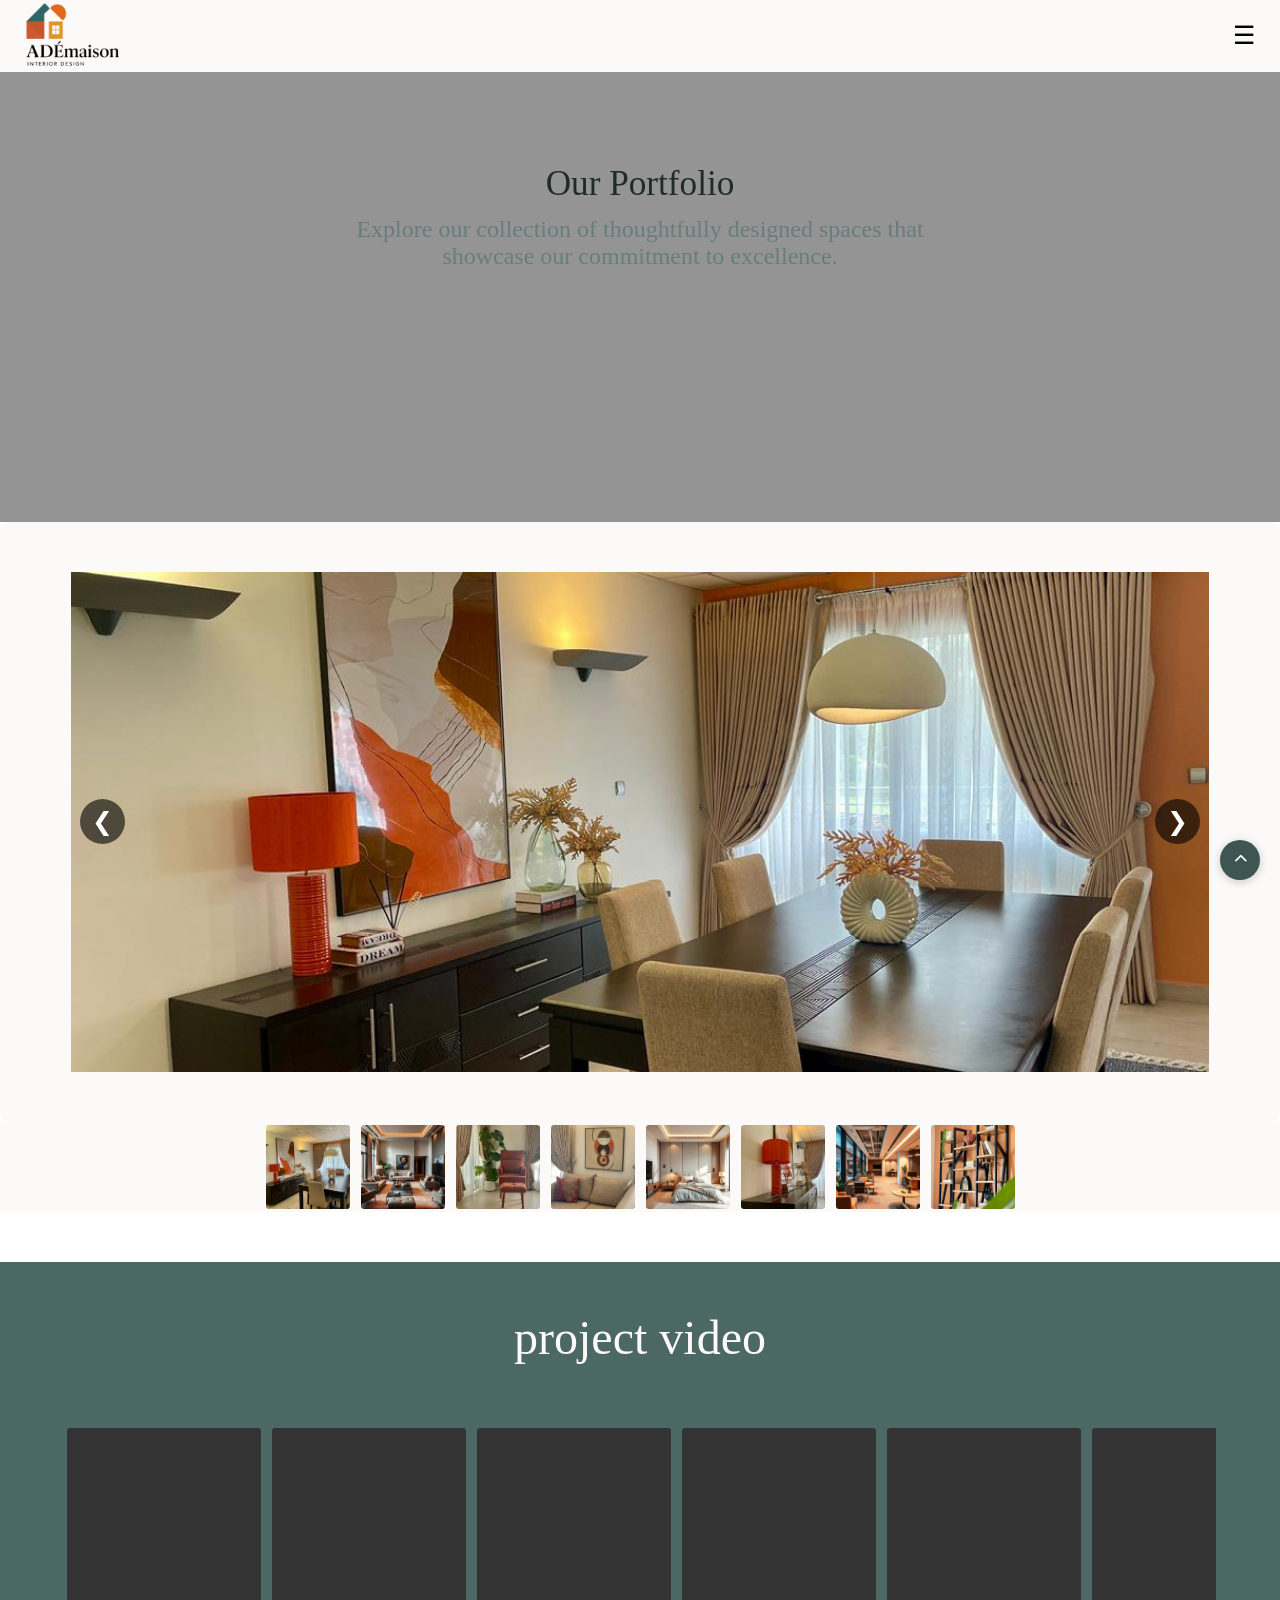
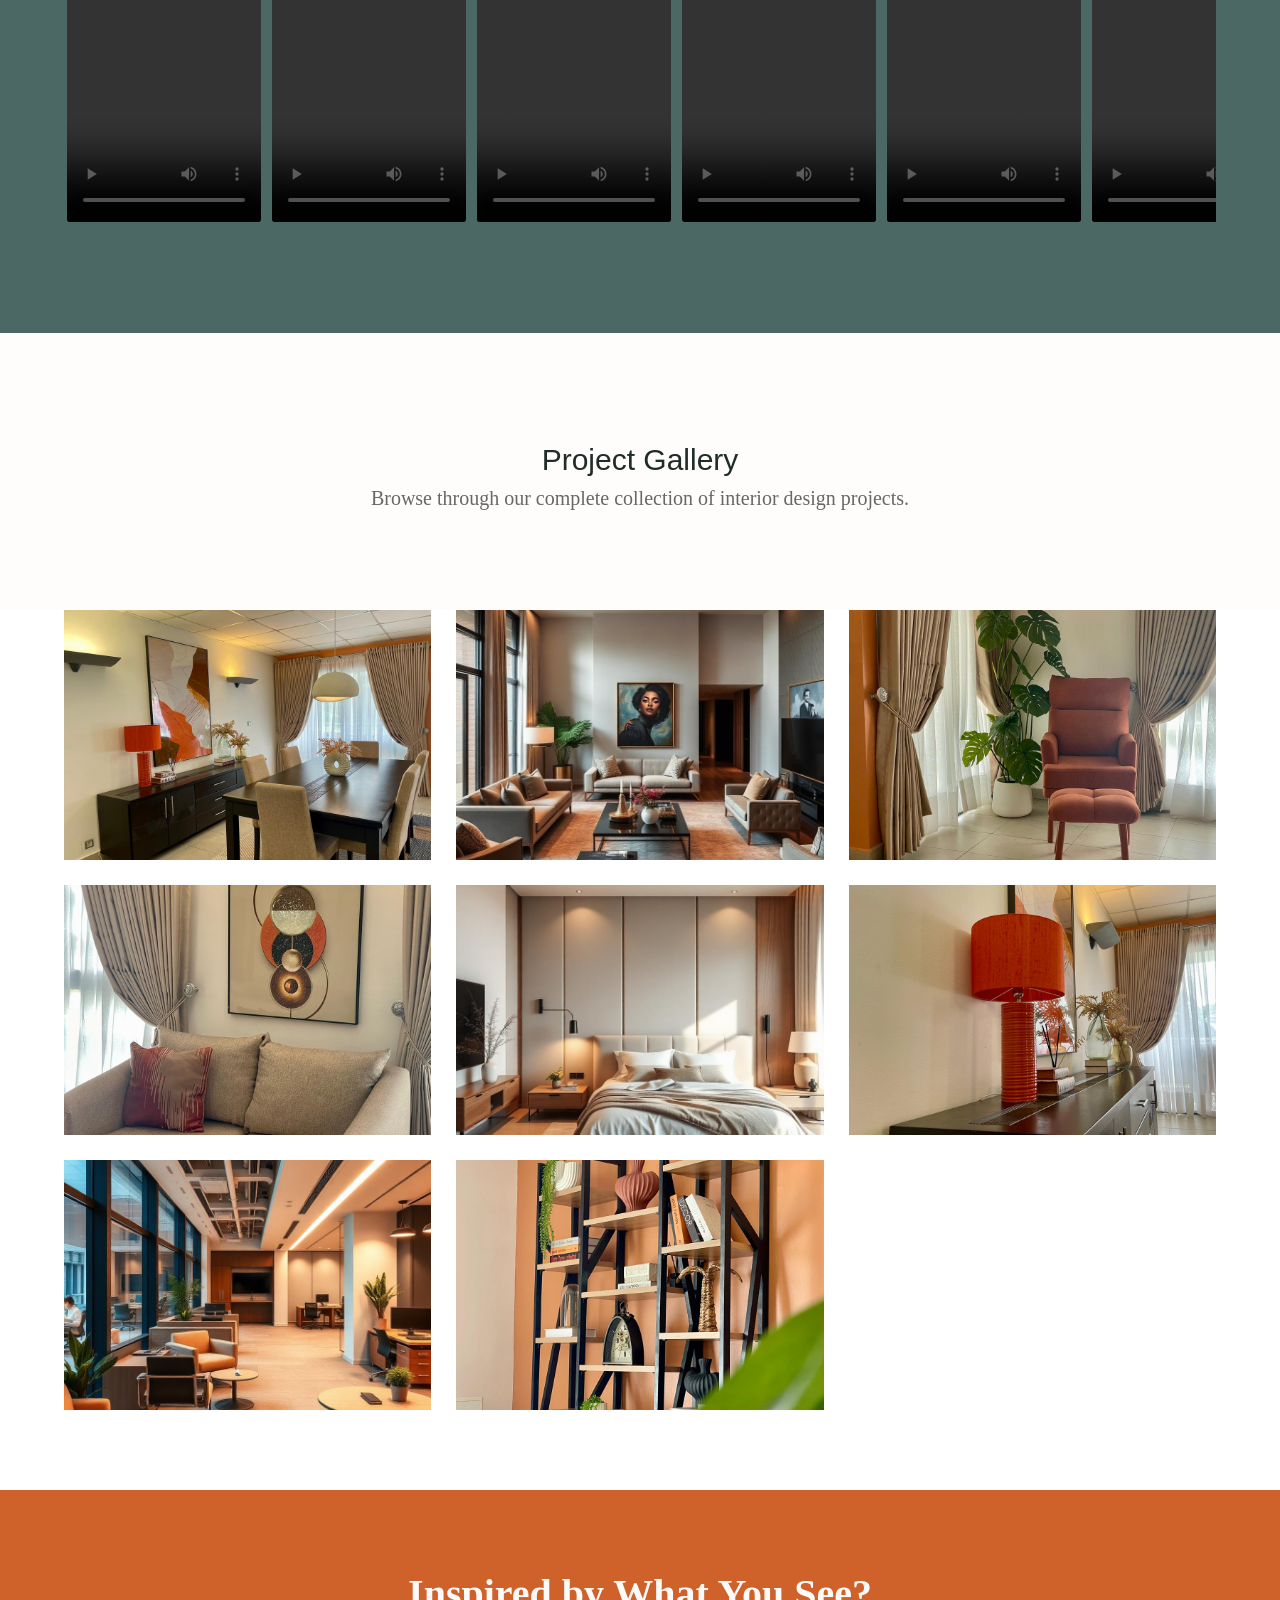
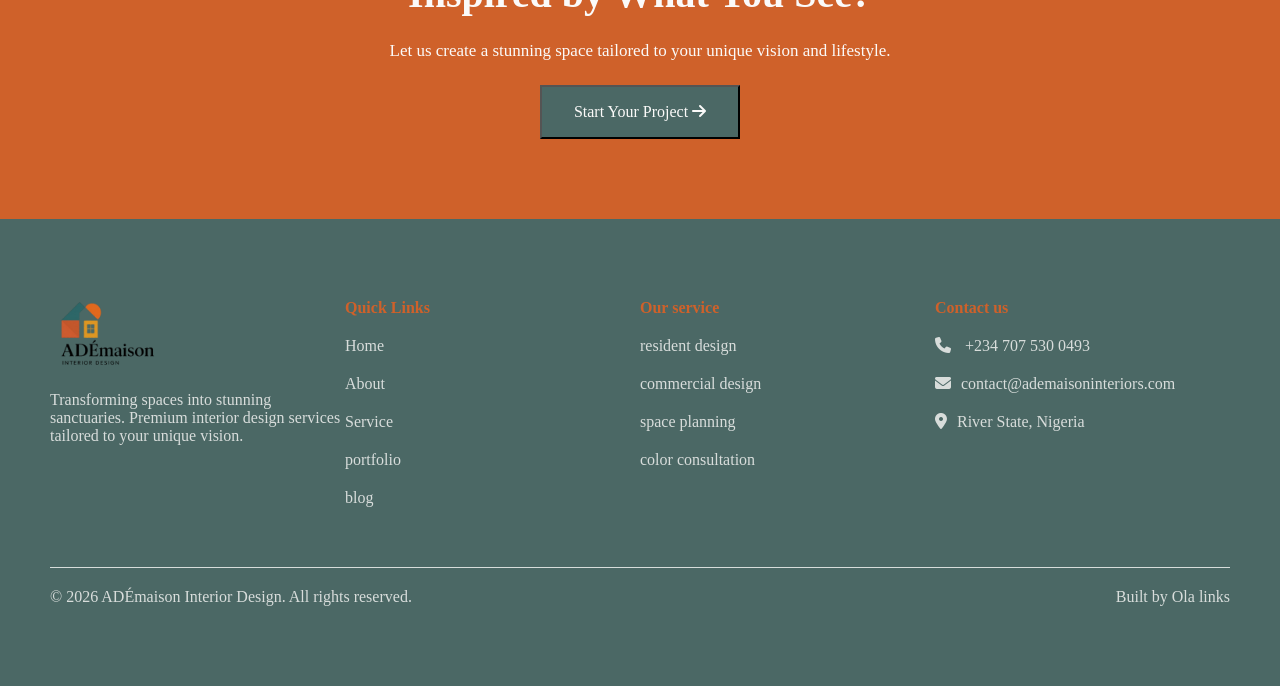
<file: portfolio.html>
<!DOCTYPE html>
<html lang="en">
<head>
    <meta charset="UTF-8">
    <meta name="viewport" content="width=device-width, initial-scale=1.0">
    <title>portfolio | ADÉmaison interior design</title>
     <link rel="stylesheet"
href="https://cdnjs.cloudflare.com/ajax/libs/font-awesome/6.5.2/css/all.min.css">
    <link rel="stylesheet" href="style.css">

    
</head>
<body>

    <header>

<div class="header-logo">
    
  <a href="index.html"> <img src="images/logo-interior.png" alt=" >ADÉmaison logo" width="100px"></a> 
</div>

<nav  >
    <ul class="header-links">
    <li><a href="index.html">Home</a></li>
    <li><a href="about.html">About</a></li>
    <li><a href="service.html">Service</a></li>
    <li><a href="portfolio.html">Portfolio</a></li>
    <li><a href="hire.html">Why hire use </a></li>
    <li> <a href="testimonial.html">Testimonial</a></li>
    <li>  <a href="blog.html">Blog</a>   </li>
    <a href="contact.html"><button class=" mobile-booking_btn">
        Book a session
    </button></a> 
    
    </ul>
   
</nav>


<div class="contact">
    <a href="contact.html"> <i class="fa-solid fa-phone"></i>+234 707 530 0493</a>
   
      </div>
   
    <a href="contact.html"><button class="booking_btn">
        Book a session
    </button></a>
    <button class="hamburger" onclick="showNav()">
    ☰
</button>
  

    </header>
<body>

    <!-- PORTFOLIO -->
      <section class="portfolio">

            <h2>              
             Our Portfolio
           </h2>

            <p>
           Explore our collection of thoughtfully designed spaces that
            showcase our commitment to excellence.
            </p>


    </section>

    <section>
        <div class="slider">
            <button id="prev" class="slider-btn">❮</button>
            <img  id="sliderImage"src="images/dining-room-full-C6wMy_7k.jpg" alt="dining-room">
            <button id="next" class="slider-btn">❯</button>

        </div>
    </section>

    <div class="thumbnails">

        <img src="images/dining-room-full-C6wMy_7k.jpg" alt="dining-room" class="thumbnail">

        <img src="images/portfolio-living.jpg" alt="portfolio-living"class="thumbnail">
        <img src="images/accent-chair-OcTKRyc0.jpg" alt="accent-chair" class="thumbnail">
        <img src="images/wall-art-setup-DURCPBtk.jpg" alt="wall-art-setup" class="thumbnail">
          <img src="images/portfolio-bedroom.jpg"alt="portfolio-bedroom" class="thumbnail">
          <img src="images/decor-setup-Ci0VA2gr.jpg" alt="decor-setup" class="thumbnail">
          <img src="images/portfolio-office.jpg" alt="portfolio-office" class="thumbnail">
          <img src="images/industrial-shelving-TXiAMAui.jpg" alt="industrial-shelving" class="thumbnail">

    </div>

  

    <section  class="video-container">
        <h2 class="video-heading">project video</h2> 
        
           
              <div class="video-slider">
            <video class="video-display" controls height="400px"width="200px"
             src="videos/designed_house.mp4" type="mp4"> </video>
               <video class="video-display" controls height="400px"width="200px"
             src="videos/dining.mp4" type="mp4"> </video>
               <video class="video-display" controls height="400px"width="200px"
             src="videos/full_house.mp4" type="mp4"> </video>
               <video class="video-display" controls height="400px"width="200px"
             src="videos/living_room.mp4" type="mp4"> </video>
               <video class="video-display" controls height="400px"width="200px"
             src="videos/ante_room.mp4" type="mp4"> </video>
               <video class="video-display" controls height="400px"width="200px"
             src="videos/masters_bedroom.mp4" type="mp4"> </video>
                <video class="video-display" controls height="400px"width="200px"
             src="videos/bedroom.mp4" type="mp4"> </video>
               <video class="video-display" controls height="400px"width="200px"
             src="videos/kitchen.mp4" type="mp4"></video>
        </div>
        </div>
    </div>
        

    </section>
    <!-- PORTFOLIO-HEADING-->
    <section class="portfolio-heading">
        <h2>Project Gallery</h2>
        <P>Browse through our complete collection of interior design projects.</P>
       

    </section> 

    <!-- PORTFOLIO GRID -->
    <section class="portfolio-grid">

        <div class="card">
            <img src="images/dining-room-full-C6wMy_7k.jpg">
            <div class="content">
                <h3>Signature Dining Room</h3>
                <span>Residential Interior</span>
            </div>
        </div>

        <div class="card">
            <img src="images/portfolio-living.jpg">
            <div class="content">
                <h3>Penthouse Living Room</h3>
                <span>Luxury Living Room</span>
            </div>
        </div>

        <div class="card">
            <img src="images/accent-chair-OcTKRyc0.jpg">
            <div class="content">
                <h3>Minimalist Reading Nook</h3>
                <span>Residential Interior</span>
            </div>
        </div>

        <div class="card">
            <img src="images/wall-art-setup-DURCPBtk.jpg">
            <div class="content">
                <h3>Artistic Living Corner</h3>
                <span>Living Space</span>
            </div>
        </div>

        <div class="card">
            <img src="images/portfolio-bedroom.jpg">
            <div class="content">
                <h3>Masters Bedroom</h3>
                <span>Bedroom Design</span>
            </div>
        </div>

        <div class="card">
            <img src="images/decor-setup-Ci0VA2gr.jpg">
            <div class="content">
                <h3>Modern Decor Detail</h3>
                <span>Styling & Decor</span>
            </div>
        </div>

        <div class="card">
            <img src="images/portfolio-office.jpg">
            <div class="content">
                <h3>Corporate Workspace</h3>
                <span>Commercial Interior</span>
            </div>
        </div>

        <div class="card">
            <img src="images/industrial-shelving-TXiAMAui.jpg">
            <div class="content">
                <h3>Luxury Kitchen Design</h3>
                <span>Kitchen Interior</span>
            </div>
        </div>

    </section>
           <!-- Scroll to top button -->
  <button class="scroll-top" onclick="window.scrollTo({top: 0, behavior: 'smooth'})">
    <i class="fa-solid fa-chevron-up"></i>
  </button>

     <section class="portfoilo-contact">

            <div class="contact-container">
             <h2>Inspired by What You See?</h2>
       <p>Let us create a stunning space tailored to your unique vision and lifestyle.</p>
         <a href="contact.html"> <button class="contact-btn">Start Your Project  <i class="fa-solid fa-arrow-right"></i></button></a>

        </div>
       </section>
         <footer>

        <div class="footer-class">

        <div class="img-container">

       <img src="images/logo-interior.png" alt=">ADÉmaison logo" width="100px"></img>
       <P>Transforming spaces into stunning sanctuaries. 
        Premium interior design services tailored to your unique vision.</P>
       </div>
    
        <div>
            <h4>Quick Links</h4>
            <ul>
                <li> <a href="index.html">Home</a></li>
                <li>  <a href="about.html">About</a></li>
                <li> <a href="service.html">Service</a></li>
                <li> <a href="portfolio.html">portfolio</a></li>
                <li> <a href="blog.html">blog</a></li>
            </ul>
            </div>

             <div>
                 <h4>Our service</h4>
            <ul>
                  <li><a href="service.html">resident design</a></li>  
                  <li><a href="service.html">commercial design</a></li>
                  <li> <a href="service.html">space planning</a></li>
                <li> <a href="service.html">color consultation</a></li>

            </ul>

        </div>
        

        <div class="footer-contact">
             <h4>Contact us</h4>
            <ul>
              <li> 
                    
                    <i class="fa-solid fa-phone"></i> +234 707 530 0493
                </a> 
            </li>
             <li> <i class="fa-solid fa-envelope"></i>contact@ademaisoninteriors.com</i></a></li>
            
            <li><i class="fa-solid fa-location-dot"></i>River State, Nigeria</li> 
            </ul>
        </div>
        </div>
        
        
        <div class="reserved-container">
          <div>© 2026 ADÉmaison Interior Design. All rights reserved.</div>  
       <div class="dev"><a href="https://github.com/repos" target="_blank">Built by Ola links</a></div>
        </div>

        
       </footer>    

    </main>
  <script src="script.js"></script>
</body>
</html>
</file>
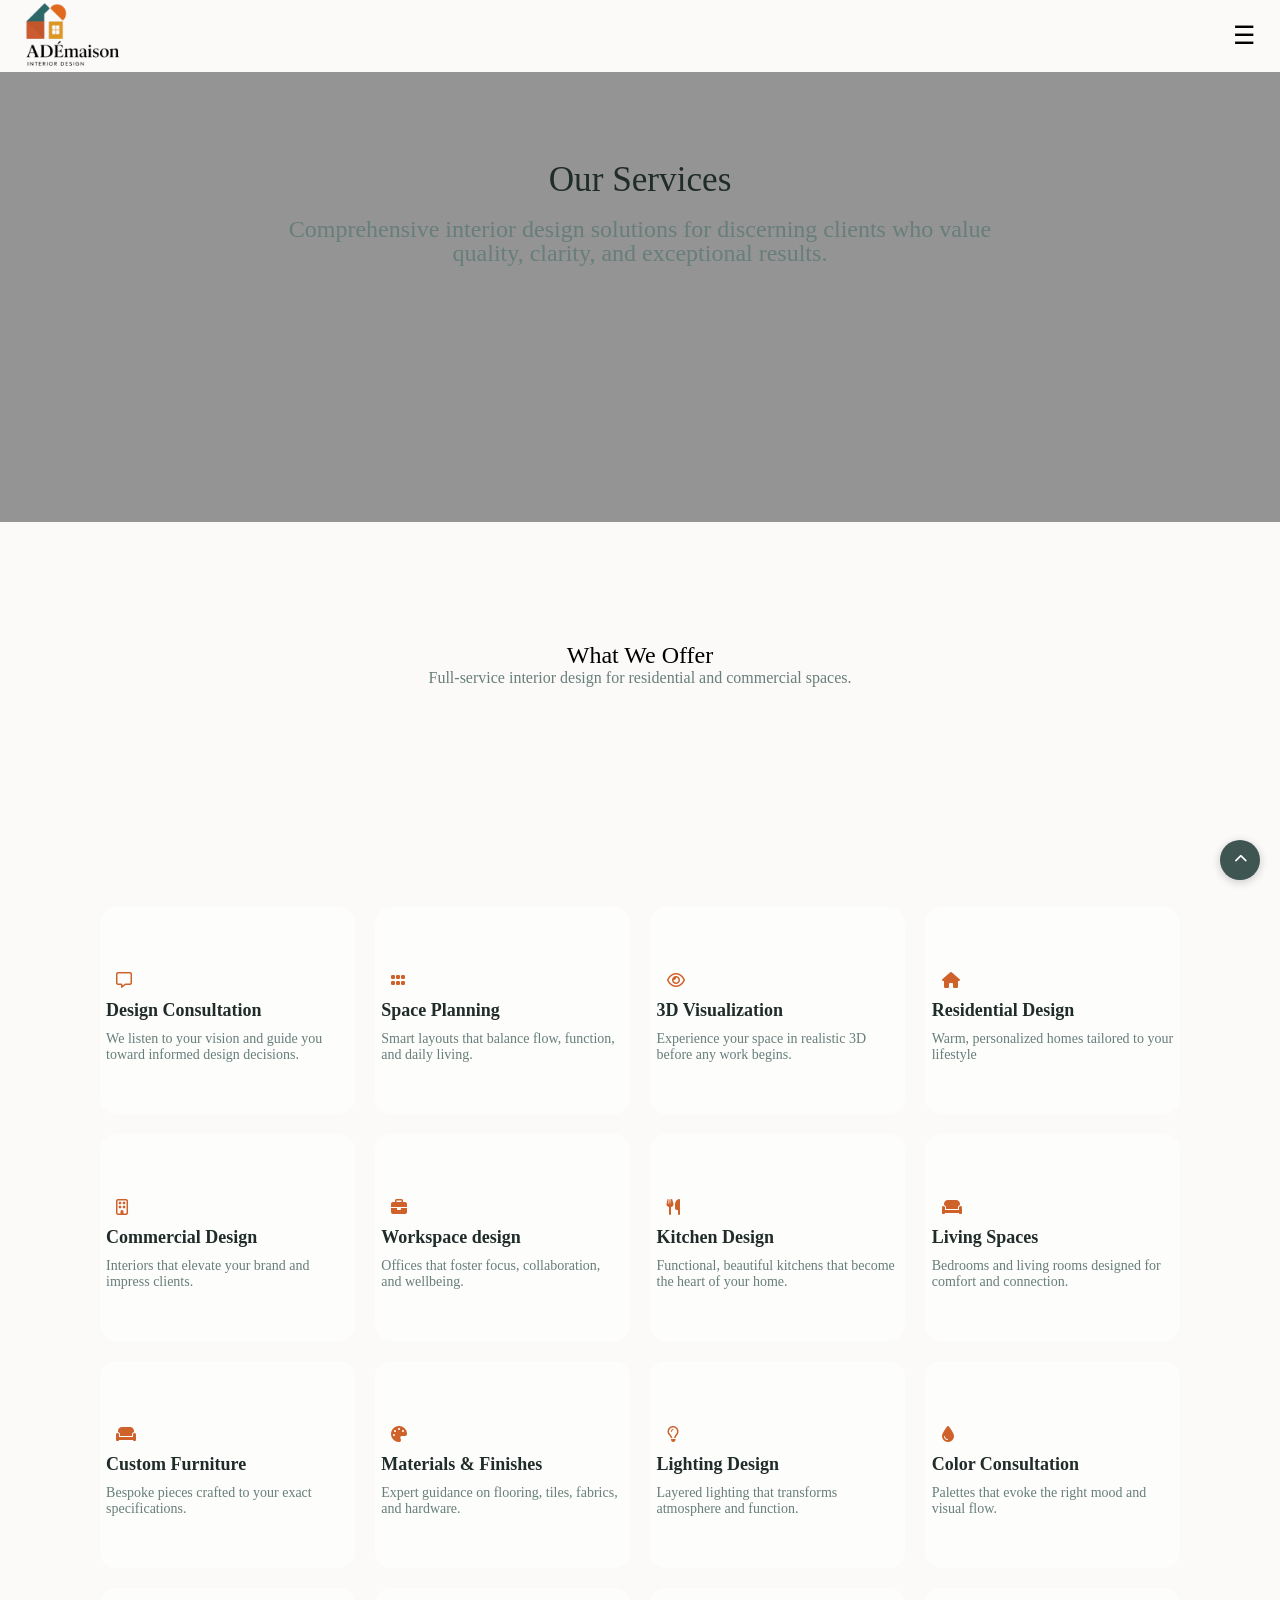
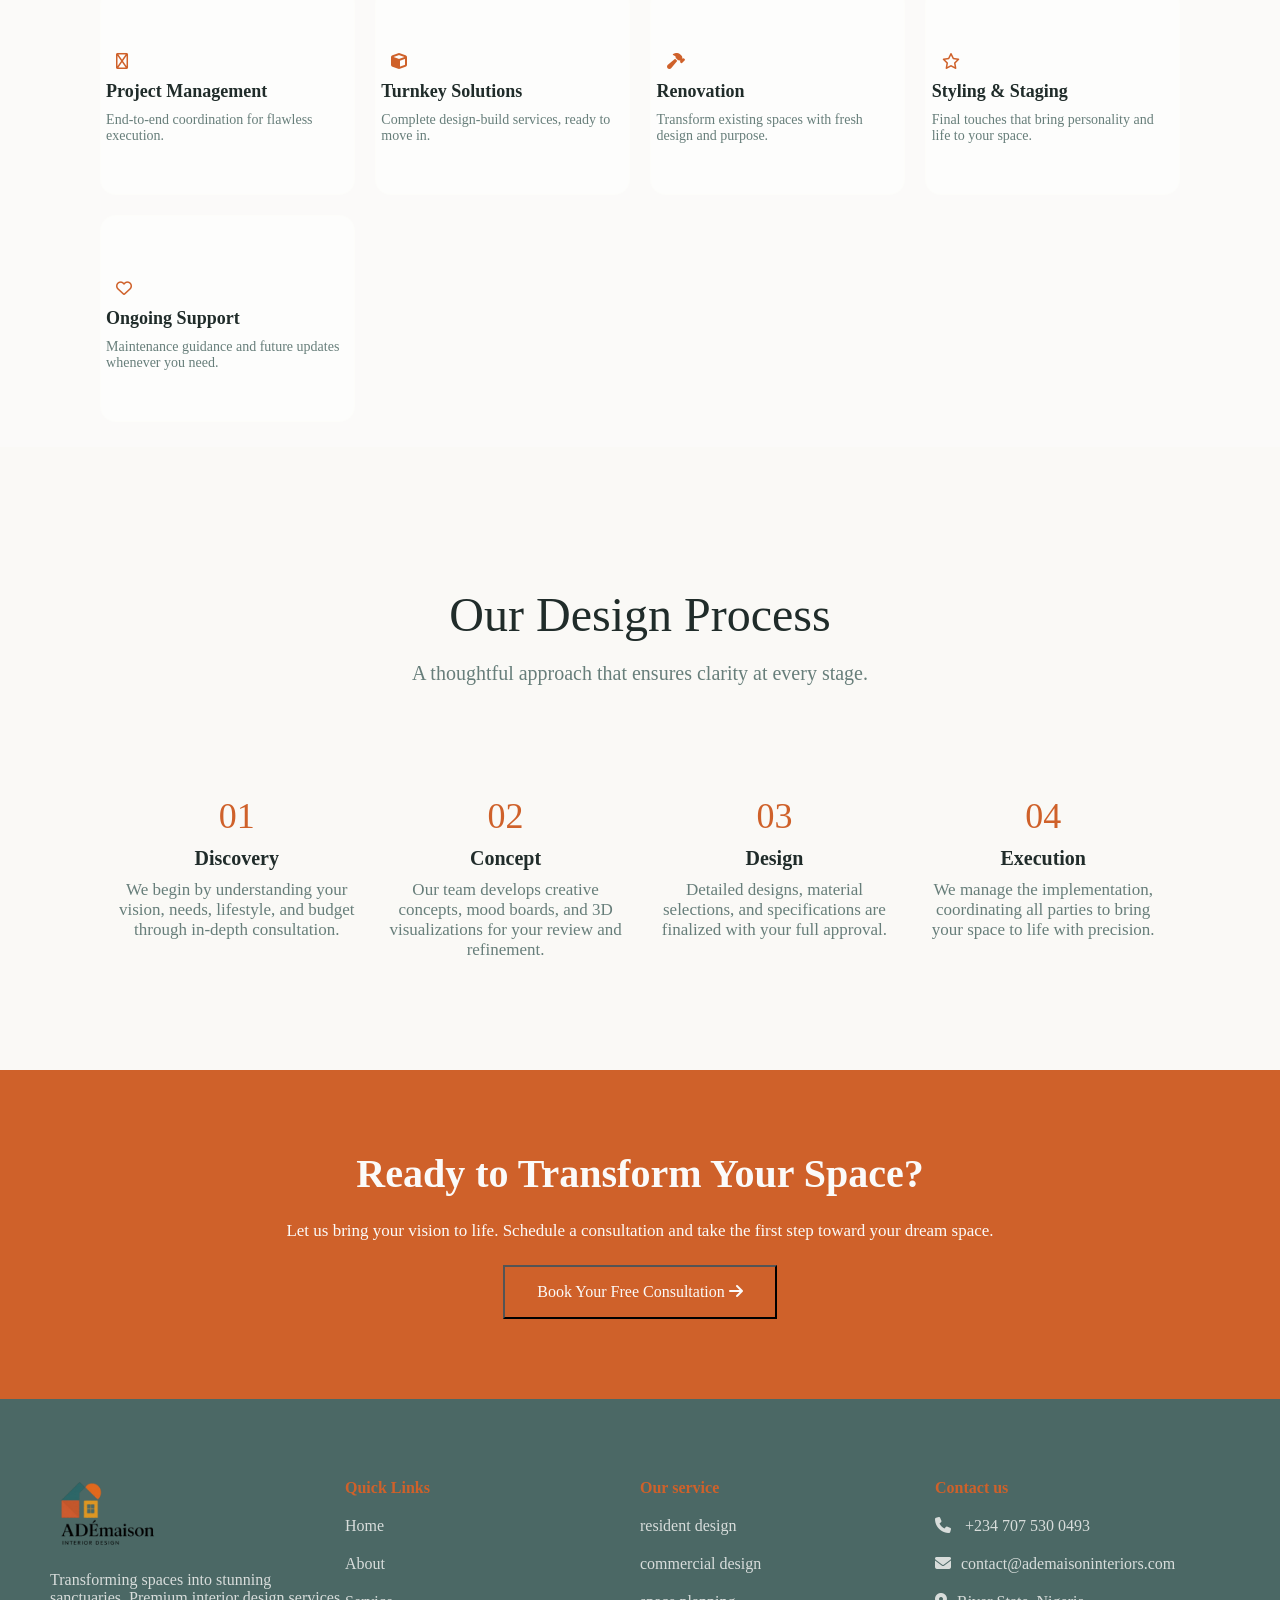
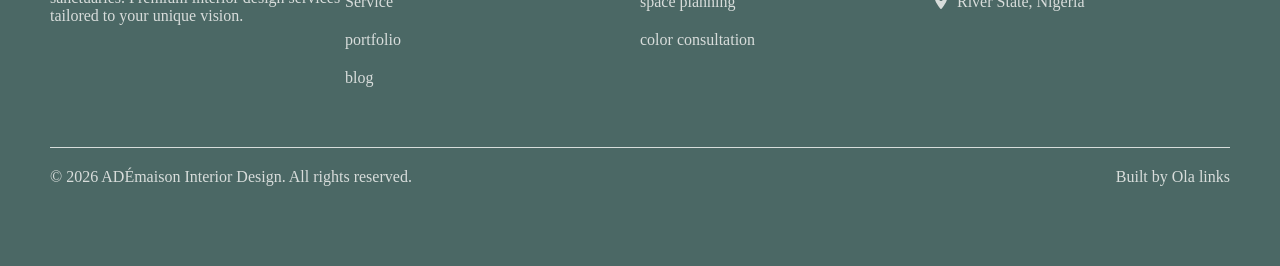
<file: service.html>
<!DOCTYPE html>
<html lang="en">
<head>
    <meta charset="UTF-8">
    <meta name="viewport" content="width=device-width, initial-scale=1.0">

    <title>Services | ADÉmaison Interiors</title>
     <link rel="stylesheet"
href="https://cdnjs.cloudflare.com/ajax/libs/font-awesome/6.5.2/css/all.min.css">
    <link rel="stylesheet" href="style.css">
   
    
</head>

<body>

   <header>

<div class="header-logo">
    
  <a href="index.html"> <img src="images/logo-interior.png" alt=">ADÉmaison logo" width="100px"></a> 
</div>

<nav>
    <ul class="header-links">
    <li><a href="index.html">Home</a></li>
    <li><a href="about.html">About</a></li>
    <li><a href="service.html">Service</a></li>
    <li><a href="portfolio.html">Portfolio</a></li>
    <li><a href="hire.html">Why hire use </a></li>
    <li> <a href="testimonial.html">Testimonial</a></li>
    <li>  <a href="blog.html">Blog</a>   </li>
     <a href="contact.html"><button class=" mobile-booking_btn">
        Book a session
    </button></a>
    
    </ul>
   
</nav>


<div class="contact">
    <a href="contact.html"> <i class="fa-solid fa-phone"></i>+234 707 530 0493</a>
   
      </div>
   
  <a href="contact.html"><button class="booking_btn">
        Book a session
    </button></a>  
    <button class="hamburger" onclick="showNav()">
    ☰
</button>
  

    </header>
     
<main>

    <section class="about-service">

            <h2>              
             Our Services
           </h2>

            <p>
             Comprehensive interior design solutions for discerning 
             clients who value quality, clarity, and exceptional results.
            </p>


    </section>

    <!-- service-heading -->

    <section >

        <div class="services-heading">
            
            <h2>
              What We Offer
            </h2>

            <p>
                Full-service interior design for residential
                 and commercial spaces.
            </p>


        </div>

        <div class="service-container">
            <div class="service">

                 <div class="service-box">
                    
                <span><i class="fa-regular fa-message"></i></span>

                <h3>
                    Design Consultation
                </h3>

                <p>
               We listen to your vision and guide you
                toward informed design decisions.
                </p>

                </div>

                <div class="service-box">
                          
                <span><i class="fa-solid fa-grip"></i></span>

                <h3>
                   Space Planning
                </h3>

                <p>
               Smart layouts that balance flow, function, and daily living.
                </p>

                </div>

                <div class="service-box">
                 <span><i class="fa-regular fa-eye"></i></span>

                <h3>
                   
                    3D Visualization
                </h3>

                <p>
                    Experience your space in realistic 3D before any work begins.
                </p>

                </div>
                

                <div class="service-box">
                 <span><i class="fa-solid fa-house"></i></span>

                <h3> 
                    Residential Design
                </h3>

                <p>
                    Warm, personalized homes tailored to your lifestyle
                </p>

                </div>
                </div>

                <div class="service">
                    <div class="service-box">
                    <span><i class="fa-regular fa-building"></i></span>
                    <h3>Commercial Design</h3>
                    <p>Interiors that elevate your brand and impress clients.</p>

                </div>

                  <div class="service-box">
                    <span><i class="fa-solid fa-briefcase"></i></span>
                    <h3>Workspace design</h3>
                    <p>Offices that foster focus, collaboration, and wellbeing.</p>

                </div>

                <div class="service-box">
                    <span><i class="fa-solid fa-utensils"></i></span>
                    <h3>Kitchen Design</h3>
                    <p>Functional, beautiful kitchens that become the heart of your home.</p>
                </div>

                <div  class="service-box">
                  <span><i class="fa-solid fa-couch"></i></span>  
                  <h3>Living Spaces</h3>
                  <p>
                    Bedrooms and living rooms designed for comfort and connection.

                    </p>
                </div>

            </div>

            <div class="service">
                
            <div  class="service-box"> 
                <span><i class="fa-solid fa-couch"></i></span>
                <h3>Custom Furniture</h3>
                <p>Bespoke pieces crafted to your exact specifications.</p>
            </div>

            <div  class="service-box">
                <span><i class="fa-solid fa-palette"></i></span>
                <h3>Materials & Finishes</h3>
                <p> Expert guidance on flooring, tiles, fabrics, and hardware.</p>
            </div>

            <div  class="service-box">
                <span><i class="fa-regular fa-lightbulb"></i></span>
                <h3>Lighting Design</h3>
                <p>Layered lighting that transforms atmosphere and function.</p>

            </div>

            <div  class="service-box">
                <span><i class="fa-solid fa-droplet"></i></span>
                <h3>Color Consultation</h3>
                <P>Palettes that evoke the right mood and visual flow.</P>
            </div>
        </div>

        <div class="service">
            <div  class="service-box">
                <span><i class="fa-regular fa-clipboard-check"></i></span>
                <h3>Project Management</h3>
                <p>End-to-end coordination for flawless execution.</p>
            </div>

            <div  class="service-box">
                <span><i class="fa-solid fa-cube"></i></span>
                <h3>Turnkey Solutions</h3>
                <p>Complete design-build services, ready to move in.</p>
            </div>
            <div  class="service-box">
                <span><i class="fa-solid fa-hammer"></i></span>
                <h3>Renovation</h3>
                <p>Transform existing spaces with fresh design and purpose.</p>
            </div>

                <div  class="service-box">
                <span><i class="fa-regular fa-star"></i></span>
                <h3>Styling & Staging</h3>
                <p>Final touches that bring personality and life to your space.</p>
            </div>
        </div>
        <div class="service">
             <div class="service-box" >
                <span><i class="fa-regular fa-heart"></i></span>
                <h3>Ongoing Support</h3>
                <p>Maintenance guidance and future updates whenever you need.</p>
            </div>

        </div>

    </section>

    <section class="design-process">


            <div class="design-intro" >
                <h2>Our Design Process</h2>
                <p>A thoughtful approach that ensures clarity at every stage.</p>
            </div>

            <div class="design-container">
                <div class="design-card">
                    <div class="design-text">01</div>
                    <h3>Discovery</h3>

                <p>
                  We begin by understanding your vision, needs, lifestyle, 
                  and budget through in-depth consultation.
                </p>
                </div>

                 <div class="design-card">
                     <div class="design-text">02</div>
                    <h3>Concept</h3>

                <p>
                    Our team develops creative concepts, mood boards, and
                     3D visualizations for your review and refinement.
                </p>
                </div>

                
                 <div class="design-card">
                       <div class="design-text">03</div>
                    <h3>Design</h3>

                <p>
                   Detailed designs, material selections, and 
                   specifications are finalized with your full approval.
                </p>
                </div>

                 <div class="design-card">
                    <div class="design-text">04</div>
                    <h3>Execution</h3>

                <p>
                 We manage the implementation, coordinating all parties to
                  bring your space to life with precision.
                </p>
                </div>


            </div>
        </section>
               <!-- Scroll to top button -->
  <button class="scroll-top" onclick="window.scrollTo({top: 0, behavior: 'smooth'})">
    <i class="fa-solid fa-chevron-up"></i>
  </button>

          <section class="consultation-section">

            <div class="consult-container">
             <h2>Ready to Transform Your Space?</h2>
       <p>Let us bring your vision to life.
         Schedule a consultation and take the first step toward your dream space.</p>
         <a href="contact.html"> <button class="btn-consultation">Book Your Free Consultation  <i class="fa-solid fa-arrow-right"></i></button></a>

        </div>
       </section>

       <footer>

        <div class="footer-class">

        <div class="img-container">

       <img src="images/logo-interior.png" alt=">ADÉmaison logo" width="100px"></img>
       <P>Transforming spaces into stunning sanctuaries. 
        Premium interior design services tailored to your unique vision.</P>
       </div>
    
        <div>
            <h4>Quick Links</h4>
            <ul>
                <li> <a href="index.html">Home</a></li>
                <li>  <a href="about.html">About</a></li>
                <li> <a href="service.html">Service</a></li>
                <li> <a href="portfolio.html">portfolio</a></li>
                <li> <a href="blog.html">blog</a></li>
            </ul>
            </div>

             <div>
                 <h4>Our service</h4>
            <ul>
                  <li><a href="service.html">resident design</a></li>  
                  <li><a href="service.html">commercial design</a></li>
                  <li> <a href="service.html">space planning</a></li>
                <li> <a href="service.html">color consultation</a></li>

            </ul>

        </div>
        

        <div class="footer-contact">
             <h4>Contact us</h4>
            <ul>
              <li> 
                    
                    <i class="fa-solid fa-phone"></i> +234 707 530 0493
                </a> 
            </li>
             <li> <i class="fa-solid fa-envelope"></i>contact@ademaisoninteriors.com</i></a></li>
            
            <li><i class="fa-solid fa-location-dot"></i>River State, Nigeria</li> 
            </ul>
        </div>
        </div>
        
        
        <div class="reserved-container">
          <div>© 2026 ADÉmaison Interior Design. All rights reserved.</div>  
          <div class="dev"><a href="https://github.com/repos" target="_blank">Built by Ola links</a></div>
        </div>

        
       </footer>    
    
    </main>
      <script src="script.js"></script>
    </body>
    </html>
</file>
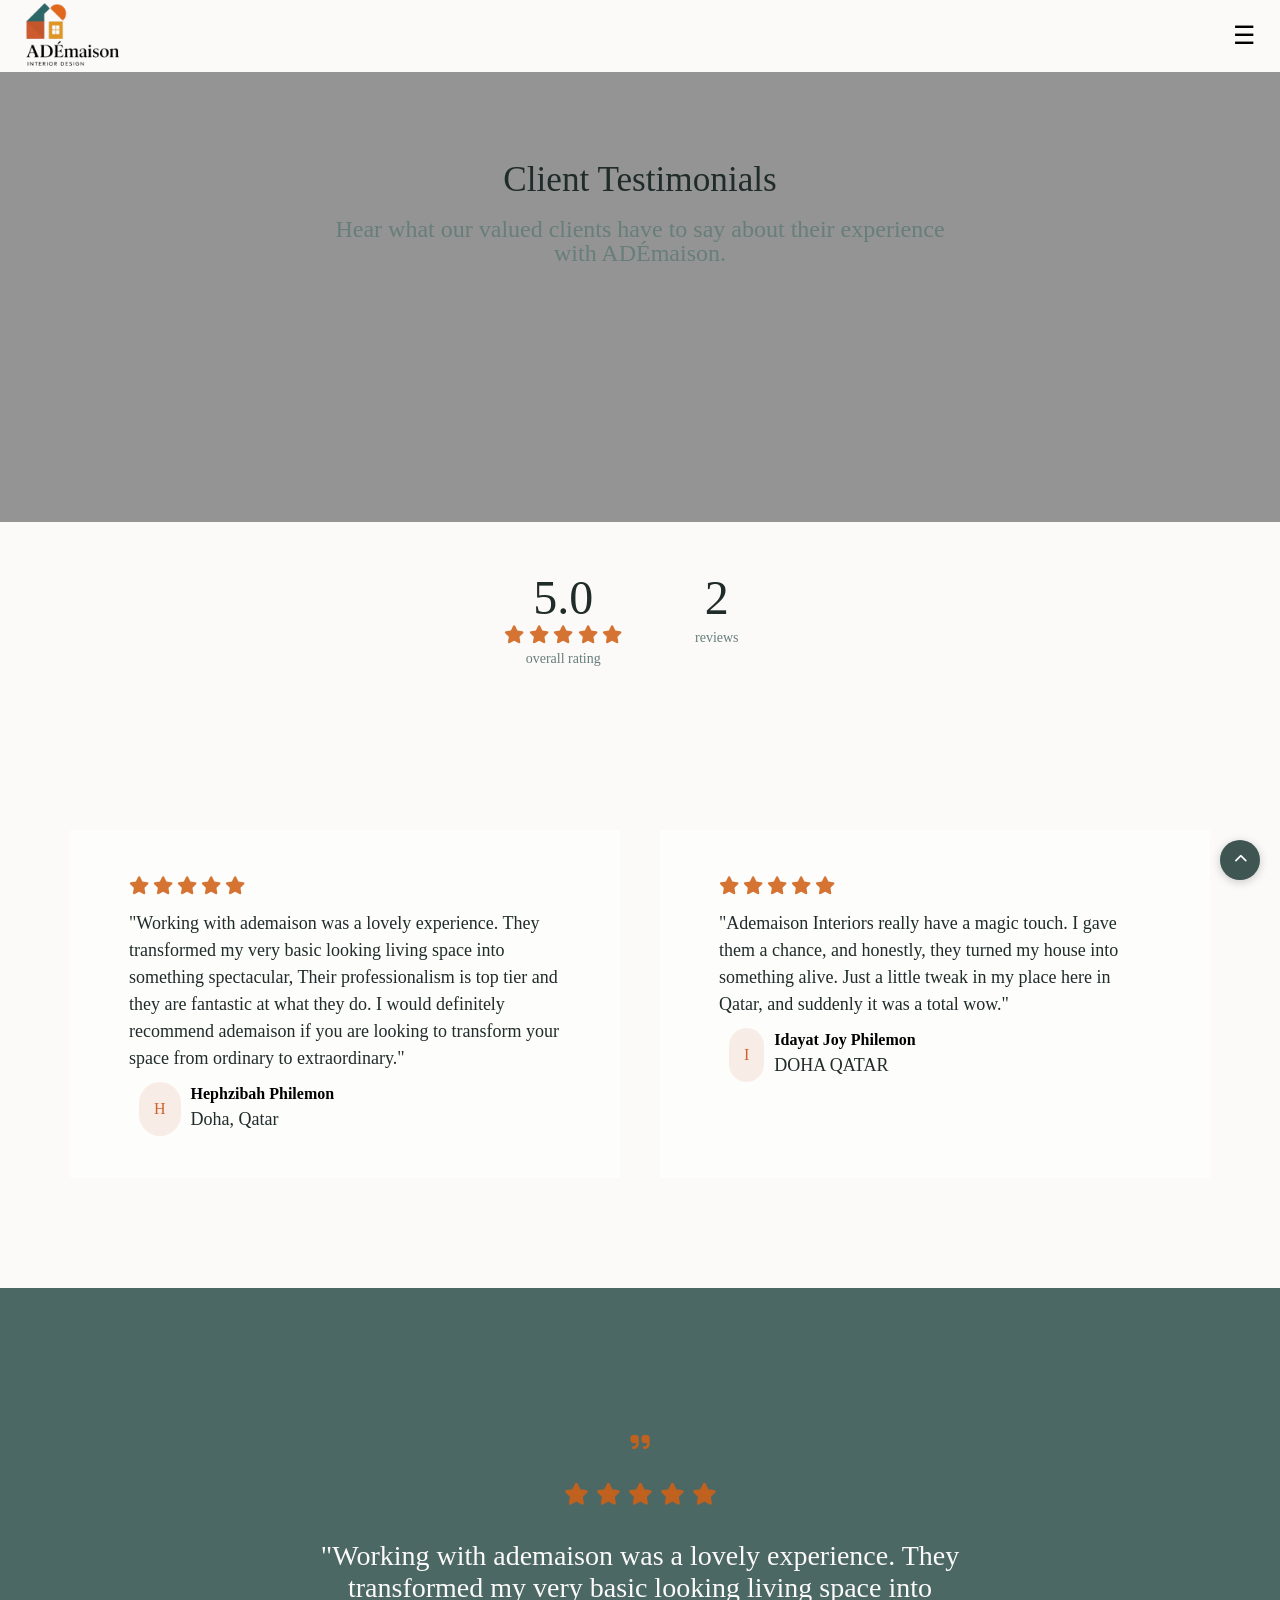
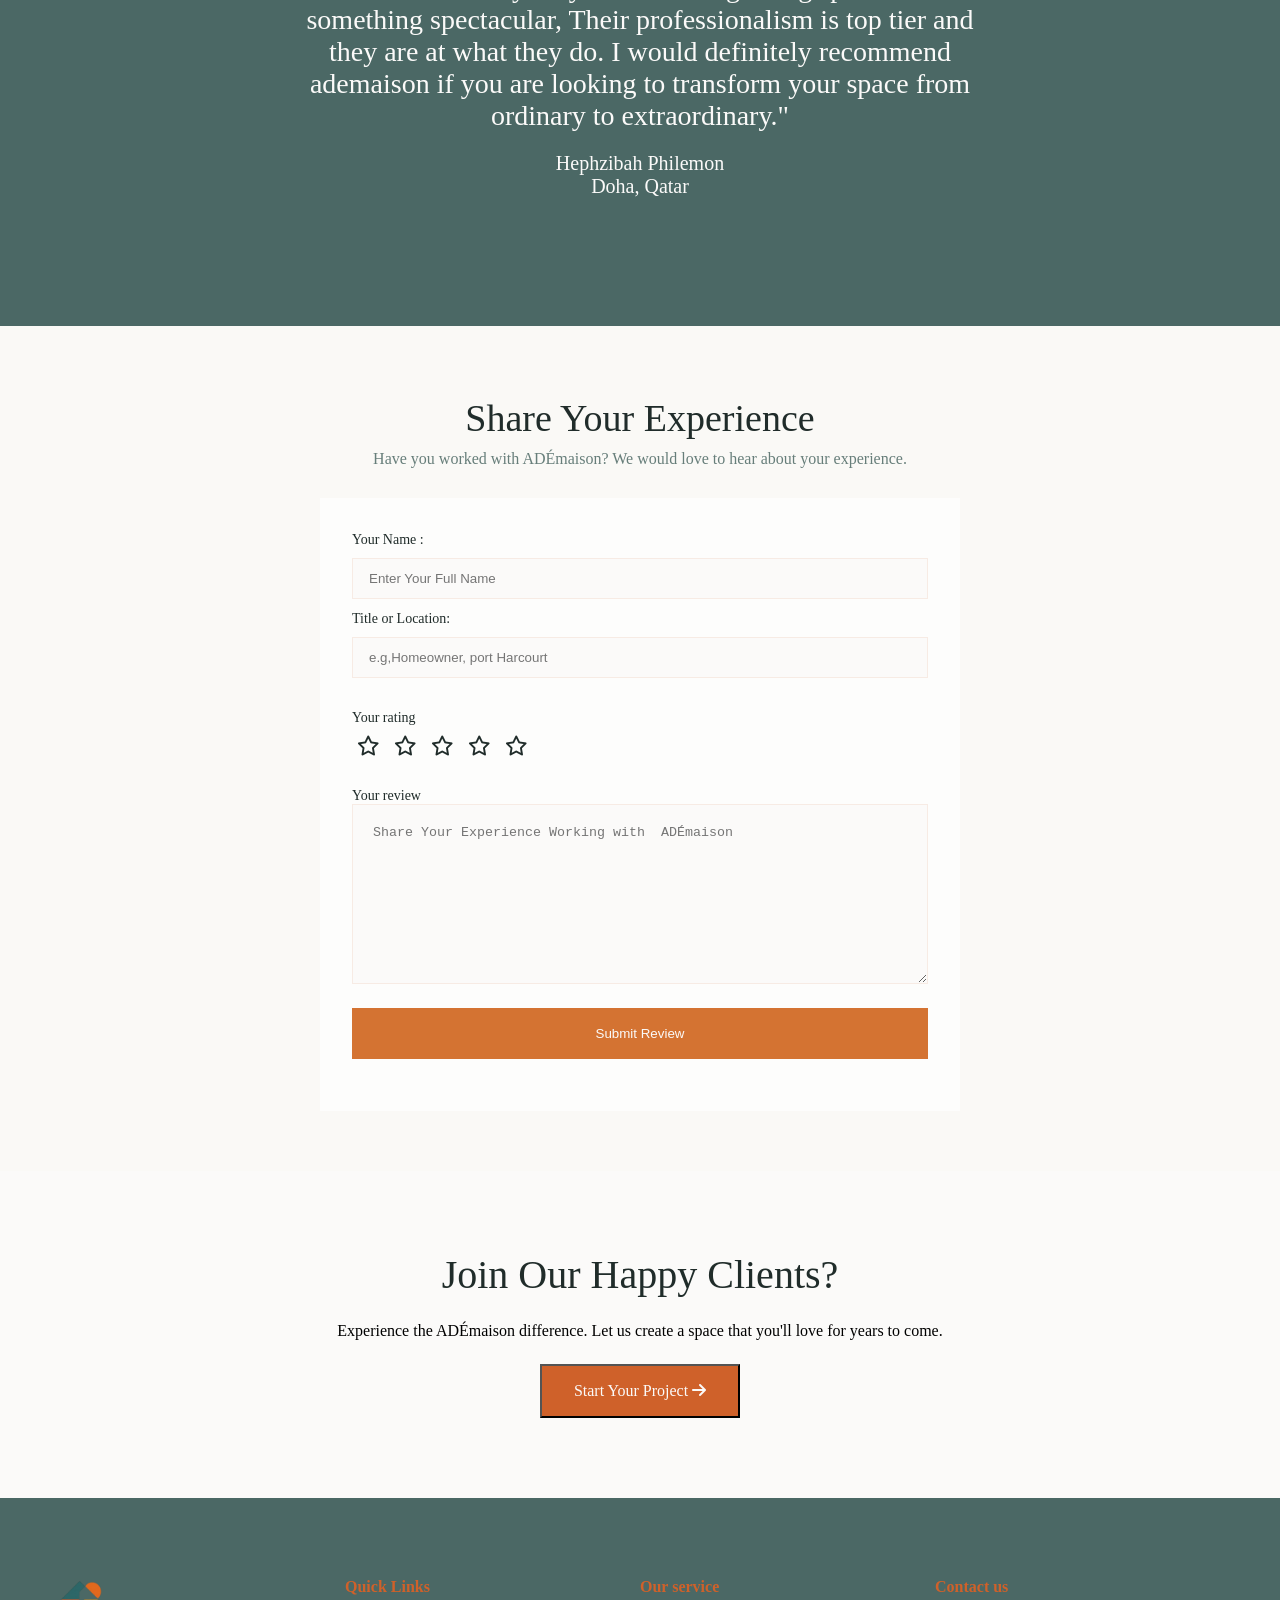
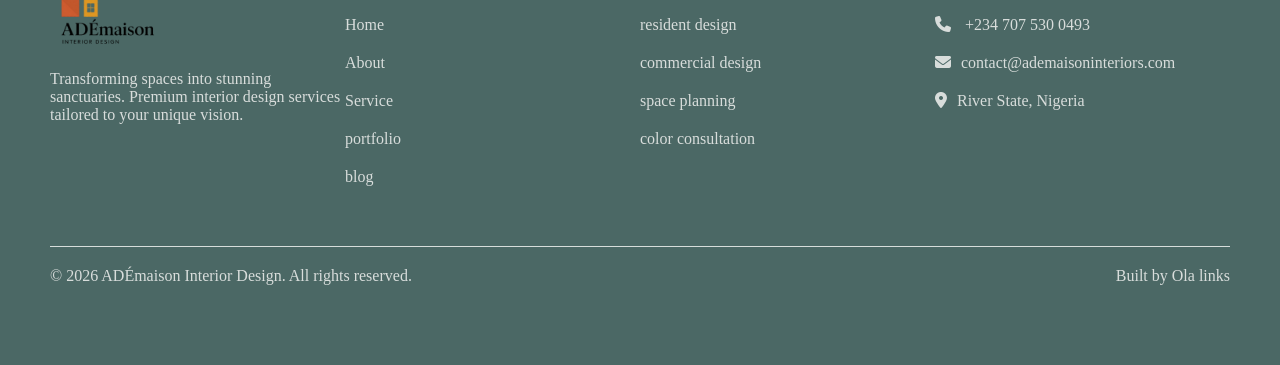
<file: testimonial.html>
<!DOCTYPE html>
<html lang="en">
<head>
    <meta charset="UTF-8">
    <meta name="viewport" content="width=device-width, initial-scale=1.0">

    <title>testimonial | ADÉmaison Interiors</title>
     <link rel="stylesheet"
href="https://cdnjs.cloudflare.com/ajax/libs/font-awesome/6.5.2/css/all.min.css">
    <link rel="stylesheet" href="style.css">
    
    
</head>

<body>

   <header>

<div class="header-logo">
    
   <a href="index.html"> <img src="images/logo-interior.png" alt=">ADÉmaison logo" width="100px"></a>
</div>

<nav>
    <ul class="header-links">
    <li><a href="index.html">Home</a></li>
    <li><a href="about.html">About</a></li>
    <li><a href="service.html">Service</a></li>
    <li><a href="portfolio.html">Portfolio</a></li>
    <li><a href="hire.html">Why hire use </a></li>
    <li> <a href="testimonial.html">Testimonial</a></li>
    <li>  <a href="blog.html">Blog</a>   </li>
     <a href="contact.html"><button class=" mobile-booking_btn">
        Book a session
    </button></a>
    
    </ul>
   
</nav>


<div class="contact">
    <a href="contact.html"> <i class="fa-solid fa-phone"></i>+234 707 530 0493</a>
   
      </div>
   
  <a href="contact.html">  <button class="booking_btn">
        Book a session
    </button></a>
    <button class="hamburger" onclick="showNav()">
    ☰
</button>
  

    </header>
     
<main>
      <section class="testimonial">

            <h2>              
                Client Testimonials
           </h2>

            <p>
             Hear what our valued clients have to say about their experience with ADÉmaison.

            </p>


    </section>

    <section class="client-rating">
        
        <div class="rating">
            
            <div>
             <div class="rating-text">5.0</div>

        <div >
             <i class="fa-solid fa-star"></i>
             <i class="fa-solid fa-star"></i>
             <i class="fa-solid fa-star"></i>
            <i class="fa-solid fa-star"></i>
           <i class="fa-solid fa-star"></i>

    </div>
         <p>overall rating</p>

            </div>
         
        <div>

    <div class="rating-text">2</div>
    <P>reviews</P>
</div>
</div>
    </section>

    <section class="review-section">

    <div class="review-container" >

     <div>
    <i class="fa-solid fa-star"></i>
    <i class="fa-solid fa-star"></i>
    <i class="fa-solid fa-star"></i>
     <i class="fa-solid fa-star"></i>
     <i class="fa-solid fa-star"></i>

    </div>
    <p>
         "Working with ademaison was a lovely experience. They transformed my very basic looking 
         living space into something spectacular, Their professionalism is top tier and they are 
         fantastic at what they do. I would definitely recommend ademaison if you are looking to 
         transform your space from ordinary to extraordinary."
    </p>
    <div class="review-title">
        <span class="review-profile">H</span>
        <div>
            <h4>Hephzibah Philemon</h4>
        <p>Doha, Qatar</p>
        </div>
        
    </div>
   

        </div>

        
    <div class="review-container" >

     <div>
    <i class="fa-solid fa-star"></i>
    <i class="fa-solid fa-star"></i>
    <i class="fa-solid fa-star"></i>
     <i class="fa-solid fa-star"></i>
     <i class="fa-solid fa-star"></i>

    </div>
    <p>
        "Ademaison Interiors really have a magic touch. I gave them a chance, and honestly, 
        they turned my house into something alive. Just a little tweak in my place here in Qatar,
         and suddenly it was a total wow."
    </p>
    <div class="review-title">
        <div class="review-profile">I</div>
        <div>
         <h4>Idayat Joy Philemon</h4>
        <p>DOHA QATAR</p>
        </div>
       
    </div>
   

        </div>
    </section>
    
    <section class="review">

        <div><i class="fa-solid fa-quote-right"></i></div>
            <div >
             <i class="fa-solid fa-star"></i>
             <i class="fa-solid fa-star"></i>
             <i class="fa-solid fa-star"></i>
            <i class="fa-solid fa-star"></i>
           <i class="fa-solid fa-star"></i>

    </div>

        <div>
      <div class="review-update">"Working with ademaison was a lovely experience. They transformed my very basic looking 
        living space into something spectacular, Their professionalism is top tier and they are 
         at what they do. I would definitely recommend ademaison if you are looking to transform your 
         space from ordinary to extraordinary."
        </div>
   <p>Hephzibah Philemon</p> 
   <p> Doha, Qatar</p>
   </div>
   


    </section>

    <form id ="testimonial-form">
        <div class="form-heading">
             <h2>Share Your Experience</h2>
        <p>Have you worked with ADÉmaison? We would love to hear about your experience.</p>


        </div>
       
       <div class="form-section">
         
            <div>
                 <label for="Name" id="name-text">Your Name :</label>
        <input type="text" id="name" placeholder="Enter Your Full Name" required>
            
            </div>
        <div>
            <label for="Location" id="location-text"> Title or Location:</label>
        <input type="text" id="location" placeholder="e.g,Homeowner, port Harcourt"required>

        </div> 

         
        <div class="form-rating">
            <label for="Your rating" id="rating-star"> Your rating</label>
              <div >
        <i class="fa-regular fa-star" data-rating="1"></i>
        <i class="fa-regular fa-star" data-rating="2"></i>
        <i class="fa-regular fa-star" data-rating="3"></i>
        <i class="fa-regular fa-star" data-rating="4"></i>
        <i class="fa-regular fa-star" data-rating="5"></i>
        </div>

        </div>
        <label for="Your review"id="review-space">Your review </label>

         <textarea class="testimonial-textarea" 
        placeholder="Share Your Experience Working with  ADÉmaison"required></textarea>
        <button class="form-button">Submit Review</button>

       
       </div>
       
    </form>
           <!-- Scroll to top button -->
  <button class="scroll-top" onclick="window.scrollTo({top: 0, behavior: 'smooth'})">
    <i class="fa-solid fa-chevron-up"></i>
  </button>
    
         <section class="happy-client">

            <div class="client-space">
             <h2>Join Our Happy Clients?</h2>
       <p></p>Experience the ADÉmaison difference.
        Let us create a space that you'll love for years to come.</p>
         <a href="contact.html"> <button class="btn-consultation">Start Your Project <i class="fa-solid fa-arrow-right"></i></button></a>

        </div>
       </section>
      <footer>

        <div class="footer-class">

        <div class="img-container">

       <img src="images/logo-interior.png" alt=" >ADÉmaison logo" width="100px"></img>
       <P>Transforming spaces into stunning sanctuaries. 
        Premium interior design services tailored to your unique vision.</P>
       </div>
    
        <div>
            <h4>Quick Links</h4>
            <ul>
                <li> <a href="index.html">Home</a></li>
                <li>  <a href="about.html">About</a></li>
                <li> <a href="service.html">Service</a></li>
                <li> <a href="portfolio.html">portfolio</a></li>
                <li> <a href="blog.html">blog</a></li>
            </ul>
            </div>

             <div>
                 <h4>Our service</h4>
            <ul>
                  <li><a href="service.html">resident design</a></li>  
                  <li><a href="service.html">commercial design</a></li>
                  <li> <a href="service.html">space planning</a></li>
                <li> <a href="service.html">color consultation</a></li>

            </ul>

        </div>
        

        <div class="footer-contact">
             <h4>Contact us</h4>
            <ul>
              <li> 
                    
                    <i class="fa-solid fa-phone"></i> +234 707 530 0493
                </a> 
            </li>
             <li> <i class="fa-solid fa-envelope"></i>contact@ademaisoninteriors.com</i></a></li>
            
            <li><i class="fa-solid fa-location-dot"></i>River State, Nigeria</li> 
            </ul>
        </div>
        </div>
        
        
        <div class="reserved-container">
          <div>© 2026 ADÉmaison Interior Design. All rights reserved.</div>  
         <div class="dev"><a href="https://github.com/repos" target="_blank">Built by Ola links</a></div>
        </div>

        
       </footer>    

    
       

    </main>
      <script src="script.js"></script>
    </body>
    </html>
</file>
<file: style.css>
* {
  margin: 0;
  padding: 0;
  box-sizing: border-box;
}

html {
  scroll-behavior: smooth;
}

/* HEADER */

header {
  display: flex;
  justify-content: space-between;
  align-items: center;
  position: sticky;
  background: #fbfaf9f2;
  font-family: Georgia, "Times New Roman", Times, serif;
  top: 0;
  z-index: 1000;
  width: 100%;
  padding: 5px 64px;
}
.header-logo {
  margin: 0px 18px 0px 0px;
}
.header-links {
  display: flex;
  justify-content: space-between;
  align-items: center;
  list-style: none;
}

.header-links a {
  padding: 0px 20px;
  text-decoration: none;
  color: #202c2acc;
  font-size: 16px;
  display: block;
}

.contact a {
  text-decoration: none;
  color: #677e7a;
  font-size: 16px;
  margin: 0px 10px 0px 0px;
}
.contact i {
  margin: 0px 10px 0px 10px;
  color: #677e7a;
}

.booking_btn {
  padding: 15px 20px;
  background-color: rgba(207, 96, 22, 0.877);
  color: white;
  border: none;
  transition: background-color 0.9s linear;
  transform: 0.5s;
}
.booking_btn:hover {
  background-color: #4b6865;
  transform: scalex(1.03);
}
.mobile-booking_btn {
  display: none;
}
.hamburger {
  display: none;
}

/* RESPONSIVE HEADER */

@media (max-width: 1299px) {
  .hamburger {
    display: block;
    background: none;
    font-size: 25px;
    border: none;
    cursor: pointer;
    position: relative;
  }
  nav {
    display: none;
  }

  .header-links {
    display: flex;
    flex-direction: column;
    align-items: flex-start;
    position: absolute;
    width: 100%;
    background: #fbfaf9f2;
    top: 100%;
    left: 0;
    z-index: 1000;
    font-weight: 400;
    font-size: 34px;
    min-height: 500px;
  }
  .container-link {
    display: block;
  }
  .header-links li a {
    display: block;
    padding: 15px 30px;
    width: 100%;
    position: absolute;
  }

  .mobile-booking_btn {
    display: block;
    padding: 15px 32vw;
    background-color: rgba(207, 96, 22, 0.877);
    color: white;
    border: none;
    margin: 10px 8px;
    white-space: nowrap;
  }

  .header-links.show {
    padding: 20px 0;
  }
  nav.show {
    display: block;
  }
  .contact {
    display: none;
  }
  .booking_btn {
    display: none;
  }
  header {
    padding: 0px 25px;
  }
}
/* HERO SPACE */

.hero {
  padding: 65px 50px;
  min-height: 100vh;
  color: #f6f3eeb2;
  opacity: 1;
}
.hero h3 {
  padding: 10px 0px;
  color: rgba(179, 127, 93, 0.877);
}
.hero h1 {
  line-height: 1;
  font-size: 4rem;
  padding: 20px 0px;
  color: #fbfaf9;
}
.h1-text {
  display: block;
}
.hero p {
  line-height: 1.5;
  font-size: 1.5rem;
  padding-bottom: 30px;
  color: #fbfaf9e6;
}
.p-text {
  display: block;
}
.btn_session {
  padding: 15px 30px;
  color: #fbfaf9;
  background-color: rgba(207, 96, 22, 0.877);
  border: none;
  transition: background-color 0.9s linear;
}
.btn_session:hover {
  background-color: #4b6865;
  transform: scalex(1.03);
}
.btn_session i {
  margin: 0px 0px 0px 5px;
}
.btn_work {
  padding: 15px 36px;
  border: 1px solid rgb(165, 164, 164);
  color: #fbfaf9;
  background: #0000;
}
.hero {
  background:
    linear-gradient(rgba(10, 0, 0, 0.55), rgba(10, 0, 0, 0.5)),
    url("images/dining-room-full-C6wMy_7k.jpg");
  background-size: cover;
  background-position: center;

  /* RESPONSIVE HERO SPACE  */
}
@media (min-width: 768px) and (max-width: 991px) {
  .hero {
    padding: 20em 40px;
  }
  .h1-text {
    display: inline;
  }

  .hero h1 {
    font-size: 2.8em;
  }
  .hero p {
    font-size: 2em;
  }
  .btn_session {
    color: #cfd1d1;
    margin: 0px 20px 0px 0px;
  }
}
@media (max-width: 767px) {
  .hero {
    min-height: 90vh;
    color: #cfd1d1;
    margin: 0px 0px;
    padding: 100px 20px 0px 20px;
  }
  .p-text {
    display: inline;
  }

  .hero h1 {
    font-size: 2em;
    line-height: normal;
  }
  .hero p {
    line-height: normal;
    font-size: 1.2em;
  }
  .btn_session {
    padding: 20px 5.5rem;
    margin: 20px 0px;
    white-space: nowrap;
  }
  .btn_work {
    padding: 20px 6.35rem;
    white-space: nowrap;
  }
}
/* DIV TEXT  */

.div_text i {
  margin: 0px 126px 16px;
  font-size: 24px;
  color: #e48a5d;
}
.div_text {
  display: grid;
  grid-template-columns: repeat(4, 1fr);
  grid-template-rows: repeat(4, 20px);
  text-align: center;
  padding: 64px 20px;
  background: #4b6865;
  color: #fbfaf9;
  font-family: Georgia, "Times New Roman", Times, serif;
  font-size: 18px;
}

/* RESPONSIVE DIV  */

@media (min-width: 768px) and (max-width: 991px) {
  .container {
    padding: 0px 40px;
    margin: 0px 40px;
  }
  .div_text i {
    padding: 10px 10px;
    margin: 0px 10px;
  }
}

@media (max-width: 767px) {
  .div_text {
    grid-template-columns: repeat(2, 1fr);
    grid-template-rows: repeat(2, 120px);
    font-size: 18px;
  }
  .container {
    padding: 0px 40px;
    margin: 0px 40px;
  }
  .div_text i {
    padding: 10px 10px;
    margin: 0px 10px;
  }

  .country-container {
    padding: 0px 10px;
    margin: 0px 30px;
    width: 100px;
    line-height: 1.5;
    display: block;
  }
}

/* BG INFORMATION */

.bg-information {
  display: grid;
  grid-template-columns: repeat(2, 1fr);
  padding: 128px 0px;
  background: #fbfaf9;
}
.informaton {
  padding: 0px 24px;
  margin: 0px 34px;
}
.bg-information h3 {
  color: rgba(179, 127, 93, 0.877);
}

.bg-information h2 {
  color: #202c2a;
  font-size: 42px;
  margin: 10px 0px 24px 0px;
  font-family: Georgia, "Times New Roman", Times, serif;
}
.vision {
  color: #677e7a;
  font-size: 16px;
  font-family: Georgia, "Times New Roman", Times, serif;
  margin: 0px 0px 24px;
}
.remark {
  color: #677e7a;
  font-size: 16px;
  font-family: Georgia, "Times New Roman", Times, serif;
  margin: 0px 0px 24px;
}
#info_button a {
  text-decoration: none;
}

#info_button {
  padding: 16px 32px;
  color: #4b6865;
  font-size: 16px;
  font-family: Georgia, "Times New Roman", Times, serif;
}
#info_button i {
  margin: 0px 0px 0px 10px;
}

.shelve-image {
  padding: 0px 20px;
  margin: 0px 30px;
}

/* RESPONSIVE BG INFORMATION  */

@media (min-width: 768px) and (max-width: 991px) {
  .bg-information {
    display: grid;
    grid-template-columns: repeat(1, 1fr);
    padding: 40px 0px 0px 0px;
  }
  .bg-information h2 {
    font-size: 32px;
  }
  .bg-information p {
    font-size: 22px;
  }
  .bg-information h4 {
    padding: 20px 0px;
  }
  .bg-information img {
    width: 90vw;
    padding: 30px 10px;
  }
}
@media (max-width: 767px) {
  .bg-information {
    display: grid;
    grid-template-columns: repeat(1, 1fr);
    font-size: 20px;
    padding: 40px 0px;
    margin: 0px 0px;
  }
  .bg-information h2 {
    font-size: 22px;
  }
  .informaton {
    padding: 0px 0px;
    margin: 0px 25px;
  }
  .shelve-image {
    padding: 0px 0px;
    margin: 0px 20px;
  }
  .bg-information img {
    width: 90vw;
    padding: 30px 0px;
    margin: 0px 0px;
  }
}
/* SERVICE TITTLE */

.service_title {
  text-align: center;
  padding: 40px;
  background: #f6f3ee80;
}
.service_title p {
  color: #cf612a;
  font-size: 16px;
  font-family: Cambria, Cochin, Georgia, Times, "Times New Roman", serif;
  margin: 40px 0px 16px;
}
.service_title h2 {
  font-size: 48px;
  font-family: Cambria, Cochin, Georgia, Times, "Times New Roman", serif;
  margin: 0px 0px 16px;
  color: #202c2a;
}

/* RESPONSIVE SERVICE TITTLE */

@media (max-width: 767px) {
  .service_title h2 {
    font-size: 28px;
  }
  .service_title p {
    font-size: 18px;
  }
}

/* SERVICE SECTION  */

.service_section {
  display: grid;
  grid-template-columns: repeat(3, 1fr);
  background: #f6f3ee80;
  text-align: center;
  column-gap: 10px;
  padding: 0px 50px;
}
.service_section i {
  margin: 0px 0px 24px;
  font-size: 32px;
  color: #293533;
}
.service-card {
  padding: 32px;
  background: #fdfdfc;
}
.service-card h3 {
  font-size: 20px;
  font-family: Georgia, "Times New Roman", Times, serif;
  color: #202c2a;
  margin: 0px 0px 16px;
}
.service-card p {
  font-size: 16px;
  font-family: Cambria, Cochin, Georgia, Times, "Times New Roman", serif;
  color: #677e7a;
}
.service-section-button {
  padding: 48px;
  text-align: center;
  background: #f6f3ee80;
}
.service-button {
  padding: 16px 32px;
  background: #4b6865;
  color: #fbfaf9;
  font-size: 16px;
  font-family: Cambria, Cochin, Georgia, Times, "Times New Roman", serif;
  text-align: center;
}
.service-button i {
  margin: 0px 0px 0px 5px;
}

/* RESPONSIVE SERVICE SIDE  */
@media (min-width: 768px) and (max-width: 991px) {
  .service-card {
    padding: 48px;
  }
}
@media (max-width: 767px) {
  .service_section {
    display: grid;
    grid-template-columns: repeat(1, 1fr);
    padding: 0px 40px;
  }
  .service-card {
    padding: 32px 0px;
    margin: 10px;
  }
  .service_section {
    margin: 0px 0px;
    padding: 0px 20px;
  }
}
/* PROJECT SECTION  */

.project_section {
  padding: 128px 0px;
  background: #fbfaf9;
  padding-left: 5px;
  padding-right: 34px;
  font-family: Cambria, Cochin, Georgia, Times, "Times New Roman", serif;
}
.project-heading {
  display: flex;
  justify-content: space-between;
  font-family: Cambria, Cochin, Georgia, Times, "Times New Roman", serif;
  margin: 0px 0px 48px 0px;
  background: #fbfaf9;
  margin: 0px 50px;
  padding: 0px 10px;
}
.project-heading p {
  margin: 0px 0px 18px 0px;
  color: #cf612a;
  font-size: 17px;
}
.project-heading h2 {
  margin: 0px 0px 16px 0px;
  color: #202c2a;
  font-size: 32px;
}
.btn-outliner {
  padding: 16px 32px;
  font-size: 16px;
  color: #4b6865;
}
/* RESPONSIVE PROJECT SIDE  */

@media (max-width: 767px) {
  .project-heading {
    display: flex;
    flex-direction: column;
    padding: 0px 0px;
    margin: 0px 25px;
  }
  .project-heading h2 {
    font-size: 24px;
    margin: 0px 0px 40px 0px;
  }
  .btn-outliner {
    padding: 16px 42px;
    margin: 0px 0px 10px 0px;
  }
}
@media (min-width: 768px) and (max-width: 991px) {
  .project-heading {
    padding: 30px 40px;
    margin: 0px 0px;
  }
}

/* PROJECT OUTLINES  */

.project-outlines {
  display: grid;
  grid-template-columns: repeat(3, 1fr);
  padding: 24px 50px;
}
.project-outlines img {
  width: 30vw;
  padding: 0px 10px;
}

/* RESPONSIVE PROJECT OUTLINES  */

@media (min-width: 768px) and (max-width: 991px) {
  .project-outlines {
    margin: 0px 30px 60px 24px;
    padding: 0px 0px;
  }

  .project-outlines img {
    width: 30vw;
    padding: 0px 20px;
  }
}

@media (max-width: 767px) {
  .project-outlines {
    grid-template-columns: repeat(1, 1fr);
    padding: 10px 0px;
    margin: 0px 50px 0px 0px;
  }
  .project-outlines img {
    width: 98vw;
    padding: 15px 20px;
  }
}
/* INTERIOR JOURNAL  */

.interior-journal {
  display: flex;
  justify-content: space-between;
  padding: 128px 60px;
  font-family: Cambria, Cochin, Georgia, Times, "Times New Roman", serif;
  background: #f6f3ee4c;
  /* padding:0px 50px;  */
}
.interior-journal p {
  margin: 0px 0px 18px 0px;
  color: #cf612a;
  font-size: 17px;
}
.interior-journal h2 {
  margin: 0px 0px 16px 0px;
  color: #202c2a;
  font-size: 32px;
}
.btn-journal {
  padding: 16px 32px;
  font-size: 16px;
  color: #4b6865;
  transition: background-color color 0.9 ease;
}
.btn-journal:hover {
  background-color: #4b6865;
  color: #cfd1d1;
  transform: scalex(1.03);
}
.interior-journal i {
  padding-right: 10px;
}

/* RESPONSIVE INTERIOR JOURNAL  */

@media (min-width: 768px) and (max-width: 991px) {
  .interior-journal {
    margin: 0px 30px 0px 24px;
    padding: 0px 0px 0px 50px;
  }
}
@media (max-width: 767px) {
  .interior-journal {
    flex-direction: column;
    padding: 0px 25px;
  }
}

/* QUESTION AND ANSWER SECTION  */

.QA-section {
  text-align: center;
  font-family: Cambria, Cochin, Georgia, Times, "Times New Roman", serif;
  padding: 128px;
  background: #fbfaf9;
}

.QA-section p {
  margin: 0px 0px 18px 0px;
  color: #cf612a;
  font-size: 17px;
}
.QA-section h2 {
  margin: 0px 0px 24px 0px;
  color: #202c2a;
  font-size: 32px;
}

.QA-div {
  text-align: center;
  padding: 40px 24px;
  margin: 0px 50px;
}
details {
  padding: 24px;
  margin: 16px;
  font-size: 18px;
  color: #202c2a;
  border: 1px solid #fdfdfd;
  background: #fdfdfc;
  cursor: pointer;
}
summary {
  text-align: left;
}
.QA-div p {
  color: #676767;
  font-size: 18px;
  padding: 16px 24px 24px;
  text-align: left;
}

/* RESPONSIVE QA SECTION  */

@media (max-width: 767px) {
  .QA-section {
    padding: 128px 20px;
  }

  .QA-section h2 {
    font-size: 30px;
  }
  .QA-div {
    padding: 0px 0px;
    margin: 0px 0px;
  }
  details {
    padding: 24px 30px;
    margin: 20px 0px;
    font-size: 20px;
  }
}
@media (min-width: 768px) and (max-width: 991px) {
  .QA-section {
    padding: 128px 0px;
    margin: 0px 0px;
  }

  details {
    margin: 20px 0px;
    font-size: 25px;
  }
}

/* CONSULTATION SECTION  */

.consultation-section {
  padding: 80px 0px;
  background: #cf612a;
}
.consult-container {
  padding: 0px 24px;
  margin: 0px 34px;
  text-align: center;
  color: #fbfaf9;
  font-family: Cambria, Cochin, Georgia, Times, "Times New Roman", serif;
}
.consult-container h2 {
  font-size: 40px;
  margin: 0px 0px 24px 0px;
}
.consult-container p {
  font-size: 17px;
  margin: 0px 10px 24px 10px;
}
.btn-consultation {
  padding: 16px 32px;
  font-size: 16px;
  background: #4b6865;
  color: #fbfaf9;
  font-family: Cambria, Cochin, Georgia, Times, "Times New Roman", serif;
  transition: background-color ease-in-out;
}
.btn-consultation:hover {
  background-color: #cf612a;
  transform: scalex(1.03);
}

/* RESPONSIVE CONSULTATION SECTION  */

@media (min-width: 768px) and (max-width: 991px) {
  .consult-container h2 {
    font-size: 34px;
  }
  .consult-container p {
    font-size: 20px;
  }
}
@media (max-width: 767px) {
  .consult-container {
    padding: 0px 0px;
    margin: 0px 25px;
  }
  .consult-container h2 {
    font-size: 24px;
  }
  .consult-container p {
    font-size: 18px;
  }
}

/* FOOTER CONTAINER  */

footer {
  padding: 80px 50px;
  background: #4b6865;
  font-family: Georgia, "Times New Roman", Times, serif;
}
.footer-class {
  display: grid;
  grid-template-columns: repeat(4, 1fr);
  padding-bottom: 50px;
  border-bottom: 1px solid #fbfaf9cc;
}
ul {
  list-style: none;
}
footer li a {
  text-decoration: none;
  color: #fbfaf9cc;
  display: flex;
  flex-direction: column;
  padding: 10px 0px;
}

footer h4 {
  color: #cf612a;
  margin: 0px 0px 10px 0px;
}
.img-container img {
  margin: 0px 10px 20px;
}
.img-container p {
  color: #fbfaf9cc;
}
.footer-contact li {
  color: #fbfaf9cc;
  padding: 10px 0px;
}
.footer-contact i {
  margin: 0px 10px 0px 0px;
}
.reserved-container {
  display: flex;
  justify-content: space-between;
  align-items: center;
  color: #fbfaf9cc;
  padding: 20px 0px 0px 0px;
}
 .dev a{
     text-decoration: none;
     color: #fbfaf9cc;
     
  }

/* RESPONSIVE FOOTER CONTAINER  */

@media (min-width: 768px) and (max-width: 991px) {
  .footer-class {
    display: grid;
    grid-template-columns: repeat(2, 1fr);
    padding: 30px 20px;
    border-bottom: none;
  }
  footer h4 {
    padding: 40px 0px 0px 0px;
  }
  .img-container p {
    color: #fbfaf9cc;
    margin: 0px 30px 0px 0px;
    font-size: 20px;
  }
}

@media (max-width: 767px) {
  footer {
    padding: 80px 25px;
  }
  .footer-class {
    display: grid;
    grid-template-columns: repeat(1, 1fr);
  }
  footer h4 {
    padding: 40px 0px 2px 0px;
  }
  .reserved-container {
    flex-direction: column;
    padding: 20px 0px 0px 0px;
  }
  .dev {
    padding: 20px 0px 0px 0px;
    
  }
 
}

/* Scroll to Top Floating Button */
.scroll-top {
  position: fixed;
  bottom: 20px;
  right: 20px;
  width: 40px;
  height: 40px;
  border-radius: 50%;
  background-color: #3f5551;
  color: white;
  border: none;
  cursor: pointer;
  display: flex;
  align-items: center;
  justify-content: center;
  box-shadow: 0 2px 10px rgba(0, 0, 0, 0.2);
}

/* ABOUT PAGE */

.about-section {
  min-height: 50vh;
  text-align: center;
  font-family: Georgia, "Times New Roman", Times, serif;
  padding: 80px 10%;
  background: rgba(0, 0, 0, 0.42);
  color: white;
}
.about-section h2 {
  font-size: 2.2rem;
  font-family: Georgia, "Times New Roman", Times, serif;
  color: #202c2a;
  font-weight: 100;
}
.about-section p {
  font-size: 1.5rem;
  font-family: Cambria, Cochin, Georgia, Times, "Times New Roman", serif;
  color: #677e7a;
}

@media (max-width: 767px) {
  .about-section h2 {
    font-size: 1.8rem;
    padding: 20px 0px;
  }
  .about-approach p {
    font-size: 0.5rem;
  }
}
@media (min-width: 768px) and (max-width: 991px) {
  .about-section {
    min-height: 5vh;
    padding: 90px 5%;
  }
}

/*our story */

.our-story {
  padding: 120px 5%;

  display: grid;
  grid-template-columns: 1fr 1fr;
  gap: 80px;
  background: #fbfbfa;

  align-items: center;
}

.about-image img {
  width: 100%;
  height: 600px;
  object-fit: cover;
}

.about-text {
  max-width: 550px;
}

.about-text h2 {
  font-size: 2rem;
  font-weight: 200;
  line-height: 1.1;
  margin-bottom: 30px;
  font-family: Georgia, "Times New Roman", Times, serif;
  color: #202c2a;
}

.about-text p {
  margin-bottom: 20px;
  font-family: Cambria, Cochin, Georgia, Times, "Times New Roman", serif;
  color: #677e7a;
  font-size: 1.2rem;
}
@media (max-width: 767px) {
  .our-story {
    display: flex;
    flex-direction: column-reverse;
  }
  .about-image img {
    width: 100%;
    height: 400px;
  }
}

@media (min-width: 768px) and (max-width: 991px) {
  .our-story {
    display: flex;
    flex-direction: column-reverse;
  }
  .about-image {
    padding: 0px 20px;
  }
  .about-image img {
    width: 100%;
    height: 600px;
  }
  .about-text {
    max-width: 650px;
  }
  .about-text p {
    font-size: 1.5rem;
  }
}

/* 
   OUR mission
 */

.mission {
  padding: 120px 10%;
  color: #fbfbfa;
  background-color: #4b6865;
  text-align: center;
}

.mission h2 {
  font-size: 2rem;
  line-height: 1.1;
  font-weight: 200;
  padding: 20px;
  font-family: Georgia, "Times New Roman", Times, serif;
}
.mission p {
  font-size: 1.3rem;
  padding: 10px 70px;
  font-family: Cambria, Cochin, Georgia, Times, "Times New Roman", serif;
}
@media (max-width: 767px) {
  .mission {
    padding: 120px 0px;
  }
  .mission p {
    padding: 10px 20px;
  }
}
@media (min-width: 768px) and (max-width: 991px) {
  .mission p {
    padding: 10px 0px;
    font-size: 1.5rem;
  }
}

/*
   values */
.values-heading {
  background: #fbfbfa;
  text-align: center;
  padding: 120px;
  font-size: 1.5rem;
  font-family: Cambria, Cochin, Georgia, Times, "Times New Roman", serif;
  color: #202c2a;
}
.values-container i {
  font-size: 22px;
  color: rgba(207, 96, 22, 0.877);
  padding: 10px 10px;
  background-color: #cf612a1a;
  /* padding: 10px; */
}

.values-container {
  display: grid;
  grid-template-columns: repeat(3, 1fr);
  gap: 50px;
  text-align: center;
  background: #f6f3ee80;
  padding: 0px 60px;
}

.value-box {
  padding: 60px 30px;
  background-color: #fdfdfc;
}
.value-box h3 {
  padding: 10px;
  font-size: 1.5rem;
  font-weight: 200;
  font-family: Georgia, "Times New Roman", Times, serif;
  color: #202c2a;
}
.value-box p {
  max-width: 350px;
  font-family: Cambria, Cochin, Georgia, Times, "Times New Roman", serif;
  color: #677e7a;
}

@media (max-width: 767px) {
  .values-heading {
    font-size: 1rem;
    padding: 90px 0px;
  }
  .values-container {
    display: grid;
    grid-template-columns: repeat(1, 1fr);
    padding: 0px 30px;
  }
}
@media (min-width: 768px) and (max-width: 991px) {
  .values-heading {
    padding: 90px 0px;
  }
  .values-box {
    padding: 0px 50px;
  }
  .values-container {
    padding: 0px 90px;
  }
}

/* APPROACHES  */

.approach {
  display: grid;
  grid-template-columns: repeat(2, 1fr);
  gap: 50px;
  padding: 120px 5%;
  background: #fbfbfa;
}
.about-approach {
  padding: 60px;
}
.approach-image img {
  width: 100%;
  height: 600px;
  object-fit: cover;
}
.about-approach p {
  max-width: 550px;
  margin-bottom: 20px;
  font-size: 1.2rem;
  font-family: Cambria, Cochin, Georgia, Times, "Times New Roman", serif;
  color: #677e7a;
}
.about-approach h2 {
  font-size: 2rem;
  font-weight: 200;
  line-height: 1.1;
  margin-bottom: 30px;
  font-family: Georgia, "Times New Roman", Times, serif;
  color: #202c2a;
}
.approach-btn {
  padding: 15px 30px;
  background-color: rgba(207, 96, 22, 0.877);
  border: none;
  color: #fbfaf9;
}
.approach-btn a{
    text-decoration: none;
     color: #fbfaf9;
}



@media (max-width: 767px) {
  .approach {
    display: grid;
    grid-template-columns: 1fr;
  }
  .approach-image img {
    width: 100%;
    height: 400px;
    object-fit: cover;
  }
  .about-approach {
    padding: 0px 0px;
  }
  .approach-btn {
    padding: 15px 40px;
  }
}

@media (min-width: 768px) and (max-width: 991px) {
  .approach {
    display: grid;
    grid-template-columns: 1fr;
  }
  .approach-image {
    padding: 0px 20px;
  }
  .approach-image img {
    width: 100%;
    height: 400px;
  }
  .about-approach {
    padding: 0px 20px;
  }
}

/*----- SERVICE  PAGE   STYLE ----*/
.about-service {
  min-height: 50vh;
  text-align: center;
  background: rgba(0, 0, 0, 0.42);
  padding: 80px 22%;
  line-height: 1;
}

.about-service h2 {
  font-size: 2.2rem;
  font-family: Georgia, "Times New Roman", Times, serif;
  color: #202c2a;
  font-weight: 200;
  padding: 10px 0px;
}
.about-service p {
  font-size: 1.5rem;
  font-family: Cambria, Cochin, Georgia, Times, "Times New Roman", serif;
  color: #677e7a;
  padding: 10px 0px;
}
@media (max-width: 767px) {
  .about-service {
    padding: 80px 10%;
  }
  .about-service h2 {
    font-size: 1.8rem;
  }
  .about-service p {
    font-size: 1.5rem;
  }
}
@media (min-width: 768px) and (max-width: 991px) {
  .about-service {
    padding: 80px 10%;
    min-height: 10vh;
  }
}

/* SERVICES HEADING */

.services-heading {
  padding: 20px 10%;
  text-align: center;
  min-height: 40vh;
  font-family: Cambria, Cochin, Georgia, Times, "Times New Roman", serif;
  background: #fbfaf9;
}

.services-heading h2 {
  font-size: 1.5rem;
  margin: 60px 0px 0px 0px;
  padding: 40px 0px 0px 0px;
  font-weight: 200;
}
.services-heading p {
  font-size: 1rem;
  color: #677e7a;
}

@media (min-width: 768px) and (max-width: 991px) {
  .services-heading {
    min-height: 5vh;
  }
  .services-heading h2 {
    font-size: 1.8rem;
    padding: 16px 0px;
  }
}

/* SERVICES -CONTAINER  */

.service-container {
  padding: 5px 7%;
  background: #fbfaf9;
}

.service {
  display: grid;
  grid-template-columns: 1fr 1fr 1fr 1fr;
  align-items: center;
  margin: 20px 0px;
  font-family: Cambria, Cochin, Georgia, Times, "Times New Roman", serif;
}
.service h3 {
  color: #202c2a;
  font-size: 18px;
  padding: 10px 0px;
  transition: color 0.5 ease;
}
.service h3:hover,
:active {
  color: #cf612a;
}
.service p {
  color: #677e7a;
  font-size: 14px;
}
.service-box i {
  color: #cf612a;
  padding: 14px 10px;
  background-color: #fdfdfc;
  height: 30px;
}
.service-box {
  margin: 0px 10px;
  background: #fdfdfc;
  padding: 50px 2%;
  border: 1px solid #fdfdfa;
  border-radius: 15px;
  transition: border-color 0.1 ease;
}
.service-box:hover,
:active {
  border-color: #cf612a;
}
@media (max-width: 767px) {
  .service-container {
    padding: 5px 7%;
    background: #fbfaf9;
  }
  .service {
    display: grid;
    grid-template-columns: 1fr;
  }
  .service-box {
    margin: 10px 0px;
  }
}

@media (min-width: 768px) and (max-width: 991px) {
  .service-container {
    padding: 5px 5%;
    background: #fbfaf9;
  }
  .service {
    display: grid;
    grid-template-columns: 1fr 1fr;
  }
  .service-box {
    margin: 20px 20px;
    border-radius: 10px;
  }
}

.design-process {
  background: #f6f3ee80;
  padding: 60px 0px;
}

.design-intro {
  text-align: center;
  padding: 40px 0px;
  font-family: Cambria, Cochin, Georgia, Times, "Times New Roman", serif;
  padding: 60px;
}
.design-intro h2 {
  padding: 20px;
  font-size: 48px;
  color: #202c2a;
  font-weight: 100;
}
.design-intro p {
  color: #677e7a;
  font-size: 20px;
}
.design-container {
  display: grid;
  grid-template-columns: 1fr 1fr 1fr 1fr;
  padding: 40px 8%;
}
.design-card {
  padding: 10px 10px;
  font-family: Cambria, Cochin, Georgia, Times, "Times New Roman", serif;
  text-align: center;
}
.design-text {
  color: #cf612a;
  font-size: 36px;
}
.design-card h3 {
  color: #202c2a;
  font-size: 20px;
  padding: 10px 0px;
}
.design-card p {
  color: #677e7a;
  font-size: 17px;
}
@media (max-width: 767px) {
  .design-intro {
    padding: 60px 0px;
  }
  .design-intro h2 {
    font-size: 34px;
  }
  .design-container {
    display: grid;
    grid-template-columns: 1fr;
    padding: 40px 5%;
  }
  .design-card {
    margin: 10px 0px;
  }
}
@media (min-width: 768px) and (max-width: 991px) {
  .design-container {
    padding: 40px 6%;
  }
}

/* TESTIMONIAL */

.testimonial {
  min-height: 50vh;
  text-align: center;
  padding: 80px 25%;
  background: rgba(0, 0, 0, 0.42);
  line-height: 1;
}

.testimonial h2 {
  font-size: 2.2rem;
  font-family: Georgia, "Times New Roman", Times, serif;
  color: #202c2a;
  font-weight: 200;
  padding: 10px 0px;
}
.testimonial p {
  font-size: 1.5rem;
  font-family: Cambria, Cochin, Georgia, Times, "Times New Roman", serif;
  color: #677e7a;
  padding: 10px 0px;
}
@media (max-width: 767px) {
  .testimonial {
    padding: 80px 10%;
  }
  .testimonial h2 {
    font-size: 1.8rem;
  }
  .testimonial p {
    font-size: 1.5rem;
  }
}
@media (min-width: 768px) and (max-width: 991px) {
  .testimonial {
    padding: 80px 10%;
    min-height: 10vh;
  }
}

.client-rating {
  text-align: center;
  background: #fbfaf9f2;
  padding: 48px 30%;
}
.rating {
  display: grid;
  grid-template-columns: 1fr 1fr;
  padding: 0px 20%;
  font-size: 18px;
}
.rating i {
  font-size: 18px;
  cursor: pointer;
  color: rgba(207, 96, 22, 0.877);
}

@media (max-width: 767px) {
  .client-rating {
    padding: 30px 10px;
  }
  .rating {
    display: grid;
    grid-template-columns: 1fr;
    padding: 60px 0px;
  }
}
@media (min-width: 768px) and (max-width: 991px) {
  .client-rating {
    padding: 48px 20%;
  }
}

.rating-text {
  font-size: 48px;
  font-family: Cambria, Cochin, Georgia, Times, "Times New Roman", serif;
  color: #202c2a;
}
.rating p {
  font-size: 14px;
  color: #677e7a;
  padding: 5px;
}
.review i {
  font-size: 22px;
  color: rgba(207, 96, 22, 0.877);
  padding: 15px 0px;
}

.review {
  text-align: center;
  padding: 128px 22%;
  color: #fbfaf9;
  font-size: 28px;
  background: #4b6865;
  font-family: Georgia, "Times New Roman", Times, serif;
}
.review-update {
  padding: 20px;
}
.review p {
  font-size: 20px;
  font-family: Cambria, Cochin, Georgia, Times, "Times New Roman", serif;
}

@media (max-width: 767px) {
  .review {
    padding: 128px 0px;
    font-size: 24px;
    line-height: 1.5;
  }
}
@media (min-width: 768px) and (max-width: 991px) {
  .review {
    padding: 128px 5%;
  }
}
.review-container i {
  font-size: 18px;
  color: rgba(207, 96, 22, 0.877);
  padding: 15px 0px;
}
.review-section {
  display: grid;
  grid-template-columns: 1fr 1fr;
  padding: 100px 50px;
  background-color: #fbfaf9;
  font-family: Cambria, Cochin, Georgia, Times, "Times New Roman", serif;
}
.review-container {
  padding: 32px 10%;
  background-color: #fdfdfc;
  margin: 10px 20px;
  line-height: 1.5;
}
.review-container p {
  font-size: 18px;
  color: #202c2a;
}
.review-title {
  display: grid;
  grid-template-columns: 0.1fr 0.4fr;
  padding: 10px 0px;
}
.review-profile {
  background-color: #cf612a1a;
  color: #cf612a;
  border-radius: 32px;
  padding: 15px 15px;
  margin: 0px 10px;
}
@media (max-width: 767px) {
  .review-section {
    display: grid;
    grid-template-columns: 1fr;
    padding: 100px 0px;
  }
  .review-title {
    display: inline-flex;
    margin: 20px 0px;
  }
  .review-profile {
    padding: 10px 20px;
    margin: 0px 10px;
  }
}
@media (min-width: 768px) and (max-width: 991px) {
  .review-section {
    padding: 100px 40px;
  }
  .review-profile {
    padding: 10px 15px;
    margin: 0px 10px;
    border-radius: 50%;
    width: 40px;
    height: 50px;
  }
  .review-container {
    padding: 32px 5%;
  }
}

#testimonial-form {
  background: #f6f3ee80;
  padding: 60px 25%;
}
.form-heading {
  text-align: center;
}
.form-section {
  background-color: #fdfdfc;
  padding: 32px;
  min-width: 50vw;
  min-height: 60vh;
  color: #fbfaf9;
  
}
.form-section label {
  font-size: 14px;
  color: #202c2a;
  padding: 10px 0px;
  font-family: Georgia, 'Times New Roman', Times, serif ;
}

form h2 {
  padding: 10px 0px;
  font-size: 38px;
  color: #202c2a;
  font-family: Georgia, "Times New Roman", Times, serif;
  font-weight: 100;
}
form p {
  font-size: 16px;
  color: #677e7a;
  font-family: Cambria, Cochin, Georgia, Times, "Times New Roman", serif;
  padding-bottom: 30px;
}
.form-section label {
  color: #202c2a;
  padding: 20px 10px;
}
#name-text {
  padding: 0px 0px;
}

#name {
  width: 45vw;
  padding: 12px 16px;
  margin: 10px 0px;
}
#location-text {
  padding: 0px 0px;
}
#location {
  width: 45vw;
  padding: 12px 16px;
  margin: 10px 0px;
}
#rating-star {
  padding: 0px 0px;
}
.form-rating {
  padding: 10px 0px;
  color: #202c2a;
  font-size: 16px;
  font-family: Cambria, Cochin, Georgia, Times, "Times New Roman", serif;
  margin: 10px 0px;
}
.form-rating i {
  font-size: 20px;
  padding: 10px 0px;
  color: #202c2a;
  margin: 0px 5px;
}
#review-space{
     color: #202c2a;
     padding: 20px 0px;
}
.testimonial-textarea {
  padding: 20px 20px;
  width: 45vw;
  height: 20vh;
}

.form-button {
  padding: 18px;
  width:100% ;
  color: #fbfaf9;
  background-color: rgba(207, 96, 22, 0.877);
  border: none;
  margin: 20px 0px;
  display: block;
}

@media(max-width: 767px) {
  #testimonial-form{
    padding: 60px 5%;
  }
  form h2 {
    padding: 15px 30px;
    font-size: 28px;
  }
  #name {
    width: 75vw;
    padding: 12px 16px;
  }
  #location {
    min-width: 75vw;
  }
  .testimonial-textarea {
    min-width: 75vw;
    min-height: 20vh;
  }
  .form-button {
    width: 75vw;
    padding: 16px;
    margin: 20px 0px;
  }

}
@media(min-width: 768px) and (max-width: 991px) {
  #testimonial-form {
    padding: 60px 10%;
  }
  #name {
    width: 73vw;
    padding: 12px 16px;
  }
  #location {
    min-width: 73vw;
  }
  .testimonial-textarea {
    min-width: 73vw;
    min-height: 20vh;
  }
  .form-button {
    width: 73vw;
  }

}

.happy-client {
  padding: 80px 0px;
  background: #fbfaf9;
}
.client-space {
  padding: 0px 24px;
  margin: 0px 34px;
  text-align: center;
  font-family: Cambria, Cochin, Georgia, Times, "Times New Roman", serif;
}
.client-space h2 {
  font-size: 40px;
  margin: 0px 0px 24px 0px;
  color: #202c2a;
  font-weight: 100;
}
.client-space p {
  font-size: 20px;
  margin: 0px 10px 24px 10px;
  color: #677e7a;
}
.btn-consultation {
  padding: 16px 32px;
  font-size: 16px;
  background: #cf612a;
  color: #fbfaf9;
  font-family: Cambria, Cochin, Georgia, Times, "Times New Roman", serif;
}
@media (max-width: 767px) {
  .client-space {
    margin: 0px 0px;
    padding: 0px 0px;
  }
  .client-space h2 {
    font-size: 24px;
  }
  .client-space p {
    font-size: 48px;
  }
}
@media (min-width: 768px) and (max-width: 991px) {
  .client-space {
    margin: 0px 0px;
  }
  .client-space h2 {
    font-size: 34px;
  }
  .client-space p {
    font-size: 48px;
  }
}



/* HIRE PAGE STYLING */

.hire-container {
  min-height: 50vh;
  text-align: center;

  padding: 80px 25%;
  background: rgba(0, 0, 0, 0.42);
  line-height: 1;
}

.hire-container h2 {
  font-size: 2.2rem;
  font-family: Georgia, "Times New Roman", Times, serif;
  color: #202c2a;
  font-weight: 200;
  padding: 10px 0px;
}
.hire-container p {
  font-size: 1.5rem;
  font-family: Cambria, Cochin, Georgia, Times, "Times New Roman", serif;
  color: #677e7a;
  padding: 10px 0px;
}
@media (max-width: 767px) {
  .hire-container {
    padding: 80px 10%;
  }
  .hire-container h2 {
    font-size: 1.8rem;
  }
  .hire-container p {
    font-size: 1.5rem;
  }
}
@media (min-width: 768px) and (max-width: 991px) {
  .hire-container {
    padding: 80px 10%;
    min-height: 10vh;
  }
}

.why-hire {
  padding: 128px 5%;
  background: #fbfaf9;
  font-family: Cambria, Cochin, Georgia, Times, "Times New Roman", serif;
}
.hire-text {
  text-align: center;
  padding: 60px 22%;
  color: #677e7a;
  font-size: 22px;
  font-family: Cambria, Cochin, Georgia, Times, "Times New Roman", serif;
  line-height: 1.2;
  background: #fbfaf9;
}

.hire-reason i {
  font-size: 22px;
  color: rgba(207, 96, 22, 0.877);
  padding: 10px 10px;
  background-color: #cf612a1a;
  margin: 0px 40px 0px 30px;
}
.hire-reason {
  display: grid;
  grid-template-columns: 0.2fr 2fr 1fr;
  margin: 38px;
  background: #fdfdfc;
  padding: 32px 3%;
}
.hire-reason h3 {
  color: #202c2a;
  font-size: 24px;
}
.hire-reason p {
  color: #677e7a;
  font-size: 20px;
  padding: 10px 0px;
}
.hire-list ul li {
  display: block;
  color: #cf612a;
  list-style: circle;
}
.hire-list li {
  color: #677e7a;
  padding: 5px;
  display: block;
  list-style: circle;
}
@media (max-width: 767px) {
  .why-hire {
    padding: 100px 0px;
    display: grid;
    grid-template-columns: 1fr;
  }
  .hire-text {
    padding: 40px 6%;
  }
  .hire-reason i {
    margin: 25px 10px;
  }
  .hire-reason {
    display: flex;
    flex-direction: column;
    padding: 10px;
  }
  .hire-reason h3 {
    padding: 0px 10px;
  }
  .hire-reason p {
    padding: 20px 10px;
  }
  .hire-list li {
    padding: 5px 10px;
  }
}
@media (min-width: 768px) and (max-width: 991px) {
  .hire-text {
    padding: 60px 0px;
  }
  .hire-reason h3 {
    padding: 0px 20px;
  }
  .hire-reason p {
    padding: 20px 20px;
  }
  .hire-list li {
    padding: 5px 20px;
  }
}

.unique-differ {
  padding: 128px 15%;
  background: #f6f3ee80;
  text-align: center;
}
.unique-differ h2 {
  font-size: 40px;
  font-family: Georgia, Times, "Times New Roman", serif;
  color: #202c2a;
  padding: 20px 0px;
  font-weight: 100;
}
.unique-differ p {
  font-size: 20px;
  color: #677e7a;
  padding: 30px 3%;
  line-height: 1.2;
}
.unique-btn {
  padding: 14px 36px;
  background: #fbfaf9f2;
  color: #677e7a;
  border-color: #677e7a;
  margin: 10px 10px;
}
.unique-consultation {
  padding: 18px 36px;
  color: #fbfaf9;
  background-color: rgba(207, 96, 22, 0.877);
  border: none;
}
@media (max-width: 767px) {
  .unique-differ {
    padding: 128px 0%;
  }
  .unique-differ h2 {
    font-size: 30px;
    padding: 10px 10px;
  }
  .unique-differ p {
    padding: 30px 10%;
  }

  .unique-btn {
    padding: 22px 25%;
  }
  .unique-consultation {
    padding: 22px 23%;
  }
}

@media (min-width: 768px) and (max-width: 991px) {
  .unique-differ {
    padding: 128px 0%;
  }
}

.hire-section {
  background-color: #4b6865;
  padding: 80px 10%;
}
.hire-div {
  text-align: center;
  font-family: Cambria, Cochin, Georgia, Times, "Times New Roman", serif;
}
.hire-div h2 {
  font-size: 40px;
  color: #fbfaf9;
}
.hire-div p {
  font-size: 20px;
  color: #fbfaf9e6;
  padding: 10px 28%;
  line-height: 1.2;
}
.hire-btn {
  padding: 16px 32px;
  font-size: 16px;
  background: #cf612a;
  color: #fbfaf9;
  font-family: Cambria, Cochin, Georgia, Times, "Times New Roman", serif;
}

@media (max-width: 767px) {
  .hire-section {
    padding: 40px 5%;
  }
  .hire-div h2 {
    font-size: 30px;
    font-weight: 100;
  }
  .hire-div p {
    padding: 20px 8%;
  }
}

@media (min-width: 768px) and (max-width: 991px) {
  .hire-section {
    padding: 40px 0px;
  }
  .hire-div p {
    padding: 20px 8%;
  }
}

/* PORTFOLIO PAGE STYLING */

.portfolio {
  min-height: 50vh;
  text-align: center;
  font-family: Georgia, "Times New Roman", Times, serif;
  padding: 80px 25%;
  background: rgba(0, 0, 0, 0.42);
}
.portfolio h2 {
  font-size: 2.2rem;
  font-family: Georgia, "Times New Roman", Times, serif;
  color: #202c2a;
  padding: 12px 0px;
  font-weight: 200;
}
.portfolio p {
  font-size: 1.5rem;
  font-family: Cambria, Cochin, Georgia, Times, "Times New Roman", serif;
  color: #677e7a;
}

@media (max-width: 767px) {
  .portfolio {
    padding: 80px 5%;
  }
  .portfolio h2 {
    font-size: 1.8rem;
  }
  .portfolio p {
    font-size: 1.2rem;
  }
}
@media (min-width: 768px) and (max-width: 991px) {
  .portfoilo {
    padding: 80px 10%;
    min-height: 10vh;
  }
}

/* SLIDER-CONTAINER */

.slider {
  position: relative;
  padding: 40px 4%;
  width: 100%;
  height: 600px;
  display: flex;
  align-items: center;
  justify-content: space-between;
  overflow: hidden;
  border-radius: 10px;
  background-color: #fbfaf9;
}

.slider > img {
  width: 100%;
  height: 100%;
  padding: 10px 20px;
  object-fit: cover;
}

.slider-btn {
  position: absolute;
  z-index: 2;
  width: 45px;
  height: 45px;
  border: none;
  border-radius: 50%;
  background-color: rgba(0, 0, 0, 0.6);
  color: white;
  font-size: 25px;
  cursor: pointer;
}

.slider-btn:hover {
  background-color: rgba(0, 0, 0, 0.9);
}

#prev {
  left: 80px;
}

#next {
  right: 80px;
}
@media (max-width: 767px) {
  #prev {
    left: 20px;
    margin: 0px 20px;
    background-color: none;
  }
  #next {
    right: 20px;
    margin: 0px 20px;
  }
}

/* Thumbnails */

.thumbnails {
  display: flex;
  justify-content: center;
  gap: 5px;
  background-color: #fbfaf9;
  padding: 0px 10%;
  margin-bottom: 50px;
}

.thumbnail {
  width: 90px;
  height: 90px;

  object-fit: cover;

  border: 3px solid transparent;
  border-radius: 6px;

  cursor: pointer;
}

.thumbnail:hover {
  border-color: #cf612a;
}
@media (max-width: 767px) {
  .thumbnails {
    padding: 0px 50%;
    overflow: hidden;
  }
  .thumbnail {
    width: 35px;
  }
}

/* VIDEO SLIDER */
.video-container {
  padding: 48px 5%;
  background: #4b6865;
}
.video-container h2 {
  text-align: center;
  color: #fbfaf9;
  font-size: 48px;
  font-weight: 100;
}

.video-slider {
  width: 100%;
  max-width: 100%;
  display: flex;
  justify-content: flex-start;
  gap: 5px;
  padding: 60px 0%;
  scroll-snap-type: x mandatory;
  overflow-x: auto;
  -ms-overflow-style: none;
  scrollbar-width: none;
  scroll-behavior: smooth;
  -webkit-overflow-scrolling: touch;
  scroll-snap-align: center;
}

.video-display {
  object-fit: cover;
  border: 3px solid transparent;
  border-radius: 6px;
  cursor: pointer;
}
@media (max-width: 767px) {
  .video-container {
    padding: 48px 6%;
  }
}

/* PROJECT-HEADING  AFTER VIDEOS*/

.portfolio-heading {
  background: #f6f3ee30;
  text-align: center;
  padding: 100px 20px;
}

.portfolio-heading h2 {
  color: #202c2a;
  font-size: 30px;
  font-weight: 100;
  font-family: Verdana, Geneva, Tahoma, sans-serif;
  padding: 10px 0px;
}
.portfolio-heading p {
  color: #676767;
  font-size: 20px;
  font-family: Cambria, Cochin, Georgia, Times, "Times New Roman", serif;
}

/* GRID */

.portfolio-grid {
  width: 90%;
  margin: auto;
  display: grid;
  grid-template-columns: repeat(3, 1fr);
  gap: 25px;
  padding-bottom: 80px;
}

.card {
  position: relative;
  overflow: hidden;
  cursor: pointer;
}

.card img {
  width: 30vw;
  display: block;
  height: 250px;
  object-fit: cover;
  transition: 0.6s;
}

.content {
  position: absolute;
  bottom: -100%;
  left: 0;
  width: 100%;
  padding: 30px;
  color: white;
  background: linear-gradient(transparent, rgba(34, 20, 20, 0.92));
  transition: 0.2s;
}

.content h3 {
  font-family: "Cormorant Garamond", serif;
  font-size: 28px;
  margin-bottom: 8px;
}

.content span {
  font-size: 15px;
}

.card:hover img {
  transform: scale(1.08);
}

.card:hover .content {
  bottom: 0;
}

.portfoilo-contact {
  padding: 80px 0px;
  background: #cf612a;
}

@media (max-width: 767px) {
  .portfolio-grid {
    display: grid;
    grid-template-columns: 1fr;
  }
  .card img {
    width: 90vw;
  }
}
@media (min-width: 768px) and (max-width: 991px) {
  .portfolio-grid {
    display: grid;
    grid-template-columns: 1fr 1fr;
  }
  .card img {
    width: 90vw;
  }
}

.contact-container {
  padding: 0px 24px;
  margin: 0px 34px;
  text-align: center;
  color: #fbfaf9;
  font-family: Cambria, Cochin, Georgia, Times, "Times New Roman", serif;
}
.contact-container h2 {
  font-size: 40px;
  margin: 0px 0px 24px 0px;
}
.contact-container p {
  font-size: 17px;
  margin: 0px 10px 24px 10px;
}
.contact-btn {
  padding: 16px 32px;
  font-size: 16px;
  background: #4b6865;
  color: #fbfaf9;
  font-family: Cambria, Cochin, Georgia, Times, "Times New Roman", serif;
}
@media (min-width: 768px) and (max-width: 991px) {
  .contact-container h2 {
    font-size: 34px;
  }
  .contact-container p {
    font-size: 20px;
  }
}
@media (max-width: 767px) {
  .contact-container {
    padding: 0px 0px;
    margin: 0px 25px;
  }
  .contact-container h2 {
    font-size: 24px;
  }
  .contact-container p {
    font-size: 18px;
  }
}

/* BLOG PAGE STYLING */

.blog {
  min-height: 50vh;
  text-align: center;
  background: rgba(0, 0, 0, 0.42);
  padding: 80px 25%;
  line-height: 1;
}

.blog h2 {
  font-size: 2.2rem;
  font-family: Georgia, "Times New Roman", Times, serif;
  color: #202c2a;
  font-weight: 200;
  padding: 10px 0px;
}
.blog p {
  font-size: 1.5rem;
  font-family: Cambria, Cochin, Georgia, Times, "Times New Roman", serif;
  color: #677e7a;
  padding: 10px 0px;
}
article {
  min-height: 70vh;
  text-align: center;
  padding: 20%;
  background: #fbfaf9f2;
  color: #677e7a;
  font-size: 20px;
}
@media (max-width: 767px) {
  .blog {
    padding: 80px 10%;
  }
  .blog h2 {
    font-size: 1.8rem;
  }
  .blog p {
    font-size: 1.5rem;
  }
}
@media (min-width: 768px) and (max-width: 991px) {
  .blog {
    padding: 80px 10%;
    min-height: 10vh;
  }
}

/* CONTACT PAGE STYLING */
    .contact-page {
    min-height: 50vh;
    text-align: center;
    font-family: Georgia, 'Times New Roman', Times, serif;
   padding: 80px 25%;
   background: rgba(0, 0, 0, 0.42);
}
.contact-page h2{
    font-size: 2.2rem;
    font-family: Georgia, 'Times New Roman', Times, serif;
    color: #202c2a;
    padding: 12px;
    font-weight: 200;

}
.contact-page p{
    font-size: 1.5rem;
    font-family: Cambria, Cochin, Georgia, Times, 'Times New Roman', serif;
    color:#677e7a;


}


@media(max-width: 767px){
     .contact-page{
        padding: 80px 5%;
     }
    .contact-page h2{
      font-size: 1.8rem;
      padding: 20px 0px;
    }
    .contact-page p{
        font-size: 1rem;
    }

}
@media(min-width: 768px) and (max-width: 991px){
    .contact-page{
        min-height: 5vh;
        padding: 90px 5%;
    }
}




/* Layout Grid */
.container {
   max-width: 1000px;
  padding: 60px 2%;
} 

.contact-grid {
  display: grid;
  grid-template-columns: 1fr 0.5fr;
  gap: 2rem;
  padding: 60px 6%;
}

/* Left Sidebar Info */ 
 .contact-info {
  display: flex;
  flex-direction: column;
  gap: 2rem;
}

.info-list {
  display: flex;
  flex-direction: column;
  gap: 1.5rem;
}

.info-item {
  display: flex;
  align-items: flex-start;
  gap: 1rem;
  padding-bottom: 40px;
}

.icon-box {
  width: 40px;
  height: 40px;
  background: #f6f3ee80;
  color: #cf612a;
  padding: 10px;
  border-radius: 4px;
  
}

.info-item h4 {
  font-size: 16px;
 
  color: #202c2a;
}

.info-item p {
  font-size: 16px;
  color: #677e7a;
}

/* WhatsApp Card */
.whatsapp-card {
  background-color: #f7f5f0;
  padding: 1.5rem;
  border-radius: 6px;
  border: 1px solid #ebe7df;
}

.whatsapp-card h3 {
  font-size: 16px;
  margin-bottom: 0.5rem;
}

.whatsapp-card p {
  font-size: 14px;
  color: #677e7a;
  margin-bottom: 2rem;
}

.btn-whatsapp {
 
 width: 100%;
 padding: 16px;
 background: #4b6865;
 font-family: Cambria, Cochin, Georgia, Times, 'Times New Roman', serif;
 font-size: 14px;
  border-radius: 4px;
  font-weight: 500;
  transition: opacity 0.2s;
 
}
.btn-whatsapp a{
     text-decoration: none;
     color: #fbfaf9;

}

.btn-whatsapp:hover {
  opacity: 0.9;
}
@media (max-width: 767px){
    .contact-grid{
        display: grid;
        grid-template-columns: 1fr;
        padding: 0px 0%;
    }
    .container{
        padding: 60px 0%;
    }
    
        .info-item h4 {
    padding: 10px 0px ;
    
}
.info-item p {
  padding: 5px 0px;
}

   
}


/* Right Booking Form Card */
.booking-form-card {
  background-color: #fdfdfc;
  padding: 32px 0px;
  border-radius: 8px;
}

.booking-form-card h2 {
  color: #202c2a;
  font-size:24px;
  margin-bottom: 0.5rem;
}

.subtitle {
  color: #677e7a;
  font-size:14px;
  margin-bottom: 2rem;
}

/* Form Controls */
form{
    padding: 32px 24px;
     background-color: #fdfdfc;
}
.form-row {
  display: grid;
  grid-template-columns: 1fr 0.5fr;
  margin-bottom: 1.25rem;
 
}

.form-group {
  display: flex;
  flex-direction: column;
  padding: 20px 0px;
  margin-bottom: 1.25rem;
}

.form-group label {
  font-size: 14px;
  color: #202c2a;
  padding: 10px 0px;
  font-family: Georgia, 'Times New Roman', Times, serif ;
}

.required {
  color: var(--primary-color);
}
input, select, textarea {
    padding: 12px 16px;
    background: #fbfaf9;
      width: 30vw;
      border-color: #677e7a;
      border: 1px solid #cf612a1a;


}

textarea {
  width: 62vw;
  height: 25vh;
}
.btn-submit i{
    padding: 0px 0px 0px 5px;
}

.btn-submit {
  background-color: #cf612a;
  color: white;
  border: none;
  padding: 0.8rem ;
  width: 22vw;
  font-size: 0.95rem;
  border-radius: 4px;
  cursor: pointer;
  align-items: center;
 
}



/* Scroll to Top Floating Button */
.scroll-top {
  position: fixed;
  bottom: 20px;
  right: 20px;
  width: 40px;
  height: 40px;
  border-radius: 50%;
  background-color: #3f5551;
  color: white;
  border: none;
  cursor: pointer;
  display: flex;
  align-items: center;
  justify-content: center;
  box-shadow: 0 2px 10px rgba(0,0,0,0.2);
}


@media (max-width: 768px) {
    .container {
  width: 100px;
  padding: 60px 0%;
}

    .booking-form-card h2 {
    padding: 10px 10px;
    
    }
 .subtitle {

  padding: 0px 0px;
    }

    form{
        padding: 32px 0px;
        
    }
  .contact-grid {
    grid-template-columns: 1fr;
     
  }
  .form-group{
    padding: 0px 10px;
  }
  .form-group label{
    font-size: 16px;
    padding: 10px 0px;
  }
  .form-row {
    grid-template-columns: 1fr;
     
  }
  input, select, textarea{
    width: 75vw;
    padding: 12px 16px;
  }
  .btn-submit{
  padding: 0.8rem ;
  width: 75vw;
  margin: 0px 10px;
  }


}
@media(min-width: 768px) and (max-width: 991px){
    .container {
  max-width: 80px;
  padding: 60px 0%;
}
   .contact-grid {
  display: grid;
  grid-template-columns: 1fr ;
 
  
}

    .form-row{
        display: grid;
        grid-template-columns: 1fr 1fr ;
    }
    .form-group {
    display: flex;
    flex-direction: column;
    
    }
    input, select {
    padding: 12px 16px;
    background: #fbfaf9;
      width: 40vw;
      border-color: #677e7a;
      border: 1px solid #cf612a1a;

}
textarea{
    width:85vw;
    padding: 12px 16px;
}

}


.location-container{
    text-align: center;
    padding: 128px 0px;
    font-size: 20px;
    background: #f6f3ee80;
}
</file>
